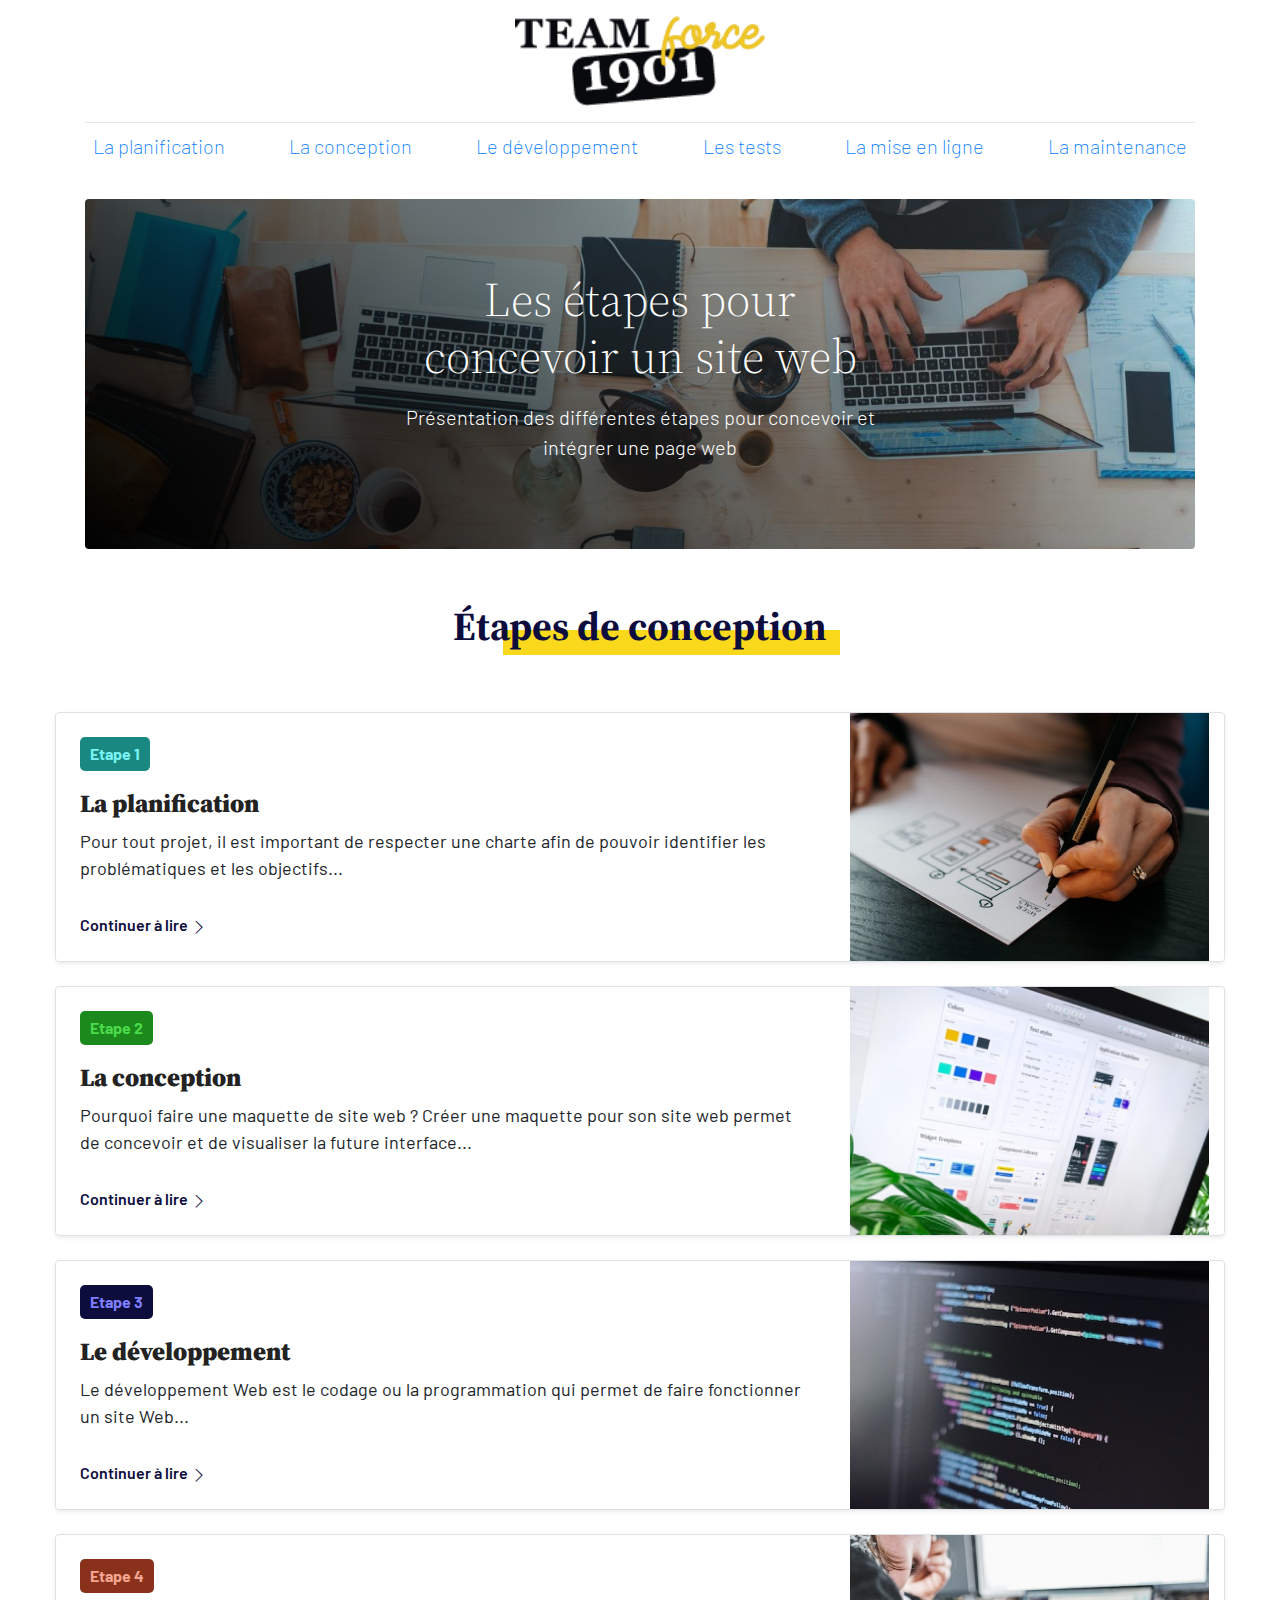
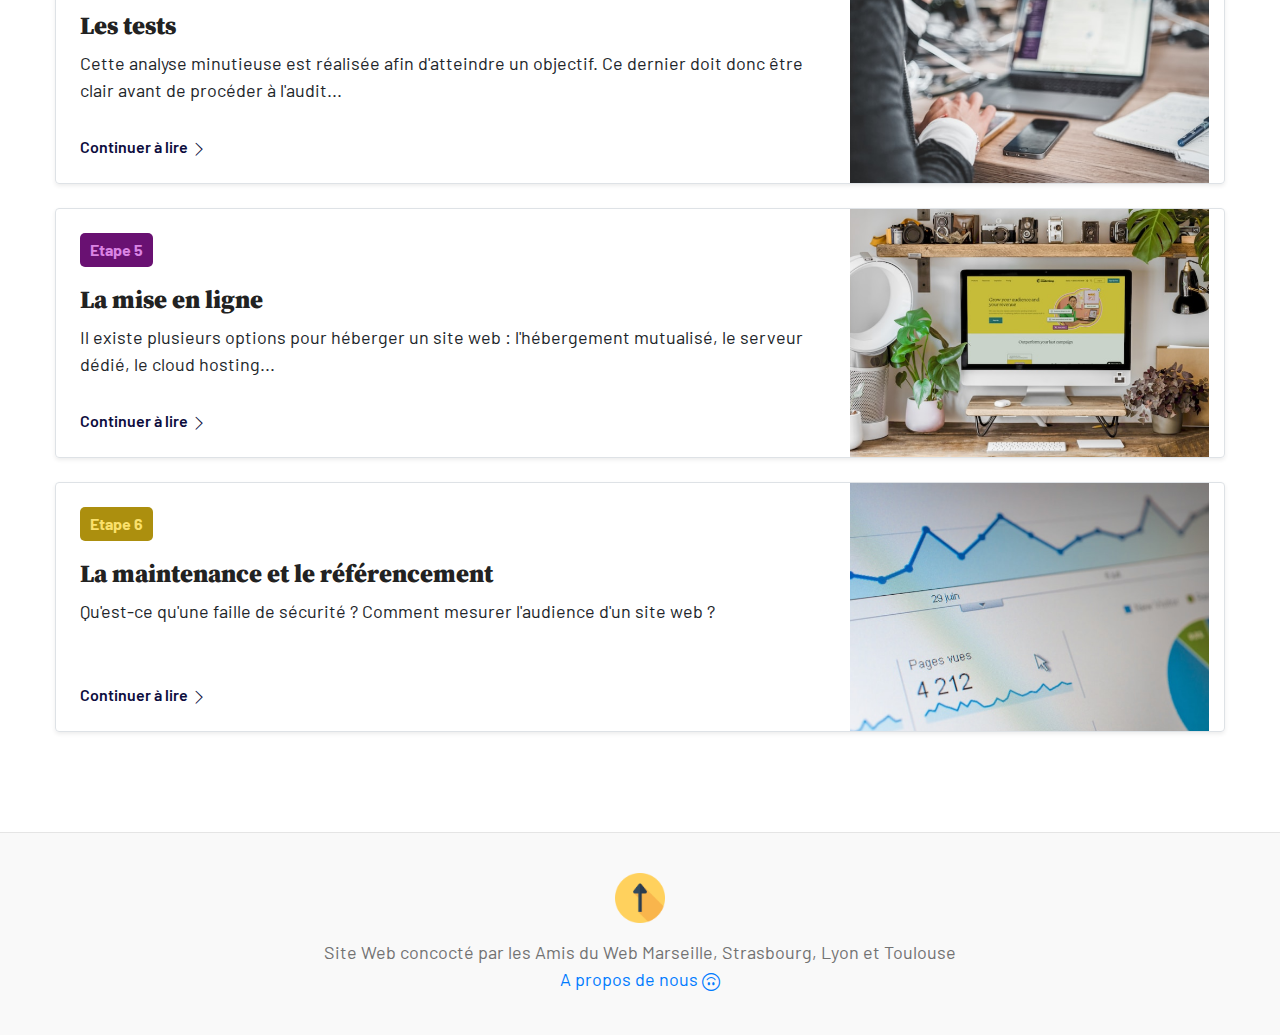
<file: index.html>
<!DOCTYPE html>
<html lang="en">

<head>
  <meta charset="utf-8" />
  <meta name="viewport" content="width=device-width, initial-scale=1" />
  <meta name="description" content="" />
  <meta name="author" content="Mark Otto, Jacob Thornton, and Bootstrap contributors" />
  <meta name="generator" content="Hugo 0.108.0" />
  <title>Team Force #1901</title>

  <link rel="canonical" href="https://getbootstrap.com/docs/5.3/examples/blog/" />
  <!-- <link href="../assets/dist/css/bootstrap.min.css" rel="stylesheet" /> -->
  <link href="https://cdn.jsdelivr.net/npm/bootstrap@5.3.0-alpha1/dist/css/bootstrap.min.css" rel="stylesheet"
    integrity="sha384-GLhlTQ8iRABdZLl6O3oVMWSktQOp6b7In1Zl3/Jr59b6EGGoI1aFkw7cmDA6j6gD" crossorigin="anonymous" />
  <link rel="stylesheet" href="https://maxcdn.bootstrapcdn.com/font-awesome/4.7.0/css/font-awesome.min.css">
  <link rel="stylesheet" href="https://cdn.jsdelivr.net/npm/bootstrap-icons@1.10.3/font/bootstrap-icons.css">
  <link
    href="https://fonts.googleapis.com/css2?family=Barlow:wght@400;600;700&family=Source+Serif+4:wght@700&display=swap"
    rel="stylesheet">

    
  
  <link rel="stylesheet" href="https://stackpath.bootstrapcdn.com/bootstrap/4.5.0/css/bootstrap.min.css">
  <link rel="stylesheet" href="https://cdn.jsdelivr.net/npm/bootstrap-icons@1.10.3/font/bootstrap-icons.css">
  <script src="https://code.jquery.com/jquery-3.5.1.min.js"></script>
  <script src="https://cdn.jsdelivr.net/npm/popper.js@1.16.0/dist/umd/popper.min.js"></script>
  <script src="https://stackpath.bootstrapcdn.com/bootstrap/4.5.0/js/bootstrap.min.js"></script>



  <style>
    .bd-placeholder-img {
      font-size: 1.125rem;
      text-anchor: middle;
      -webkit-user-select: none;
      -moz-user-select: none;
      user-select: none;
    }

    @media (min-width: 768px) {
      .bd-placeholder-img-lg {
        font-size: 3.5rem;
      }
    }

    .b-example-divider {
      height: 3rem;
      background-color: rgba(0, 0, 0, 0.1);
      border: solid rgba(0, 0, 0, 0.15);
      border-width: 1px 0;
      box-shadow: inset 0 0.5em 1.5em rgba(0, 0, 0, 0.1),
        inset 0 0.125em 0.5em rgba(0, 0, 0, 0.15);
    }

    .b-example-vr {
      flex-shrink: 0;
      width: 1.5rem;
      height: 100vh;
    }

    .bi {
      vertical-align: -0.125em;
      fill: currentColor;
    }

    .nav-scroller {
      position: relative;
      z-index: 2;
      height: 2.75rem;
      overflow-y: hidden;
    }

    .nav-scroller .nav {
      display: flex;
      flex-wrap: nowrap;
      padding-bottom: 1rem;
      margin-top: -1px;
      overflow-x: auto;
      text-align: center;
      white-space: nowrap;
      -webkit-overflow-scrolling: touch;
    }
  </style>

  <!-- Custom styles for this template -->
  <link href="https://fonts.googleapis.com/css?family=Playfair&#43;Display:700,900&amp;display=swap" rel="stylesheet" />
  <!-- Custom styles for this template -->
  <link href="css/blog.css" rel="stylesheet" />
  <!-- Custom styles for this template -->
  <link rel="stylesheet" href="css/style.css" />
  <link rel="shortcut icon" href="images/faviconteamforce1901wh.png" type="image/x-icon" />
</head>

<body>
  <div class="container">
    <header class="blog-header lh-1 py-3">
      <div class="row flex-nowrap justify-content-between align-items-center">
        <div class="col-4 pt-1">
          <a class="link-secondary" href="#"></a>
        </div>
        <div class="col-4 text-center">
          <a class="blog-header-logo text-dark" href="index.html">
            <img src="images/teamforce1901wh.png" width="250" alt="logo de team force 1901" />
          </a>
        </div>
        <div class="col-4 d-flex justify-content-end align-items-center">
         
          </a>
          <a class="btn btn-sm" href="#"></a>
        </div>
      </div>
    </header>

    <div>
      <nav class="nav d-none justify-content-between d-md-flex ">
        <a class="p-2 link-secondary navbar" href="planification.html">La planification</a>
        <a class="p-2 link-secondary navbar" href="conception.html">La conception</a>
        <a class="p-2 link-secondary navbar" href="developpement.html">Le développement</a>
        <a class="p-2 link-secondary navbar" href="test.html">Les tests</a>
        <a class="p-2 link-secondary navbar" href="miseenligne.html">La mise en ligne</a>
        <a class="p-2 link-secondary navbar" href="maintenance.html">La maintenance</a>

      
      </nav>

      
      <nav class="navbar navbar-expand-lg bg-body-tertiary navbar-light d-md-none navbar2">
        <div class="container-fluid">
          <a class="navbar-brand textacceuil" href="index.html">Accueil</a>
          <button class="navbar-toggler" type="button" data-bs-toggle="collapse" data-bs-target="#navbarNav" aria-controls="navbarNav" aria-expanded="false" aria-label="Toggle navigation">
            <span class="navbar-toggler-icon"></span>
          </button>
          <div class="collapse navbar-collapse" id="navbarNav">
            <ul class="navbar-nav">
              <li class="nav-item">
                <a class="nav-link" href="planification.html">La planification</a>
              </li>
              <li class="nav-item">
                <a class="nav-link" href="conception.html">La conception</a>
              </li>
              <li class="nav-item">
                <a class="nav-link" href="developpement.html">Le développement</a>
              </li>
              <li class="nav-item">
                <a class="nav-link" href="test.html">Les tests</a>
              </li>
              <li class="nav-item">
                <a class="nav-link" href="miseenligne.html">La mise en ligne</a>
              </li>
              <li class="nav-item">
                <a class="nav-link" href="maintenance.html">La maintenance</a>
              </li>

            </ul>
          </div>
        </div>
      </nav>
    </div>
  </div>

  <main class="container">
    <!-- BANNER -->
    <div class=" p-4 p-md-5 mb-4 rounded bannerindex">
      <div class="col-md-6 px-0">
        <h1 class="display-4 fst-italic">
          Les étapes pour concevoir un site web
        </h1>
        <p class="lead my-3">
          Présentation des différentes étapes pour concevoir et intégrer une
          page web
        </p>
      </div>
    </div>
    <br />
    <div class="text-center">
      <div class="full-width-line"></div>
      <div>
        <h2 class="titre-etape">Étapes de conception<div class="yl-title"></div>
        </h2>
      </div>
      <div class="full-width-line"></div>
    </div>
    <br />

    <!-- ANCHOR DESKTOP -->
    <div class="row mb-2 d-none d-md-block timeline">
      <article>

        <div
          class="row flex-row-reverse g-0 border rounded overflow-hidden flex-md-row mb-4 shadow-sm h-md-250 position-relative">
          <div class="col-md-8 p-4 d-flex flex-column position-static">
            <strong class="d-inline-block mb-2 text-step">Etape 1</strong>
            <h3 class="mb-0 titre-carte"><strong>La planification</strong></h3>
            <p class="card-text">
              Pour tout projet, il est important de respecter une charte afin
              de pouvoir identifier les problématiques et les objectifs...
            </p>
            <a href="planification.html" class="stretched-link continuer">Continuer à lire <i
                class="bi bi-chevron-right"></i></a>

          </div>
          <div class="col-md-4 d-none d-lg-block">
            <img class="img-fluid" src="./images/background/etape1.png" alt="Lorem">
          </div>
        </div>
      </article>

      <article>

        <div
          class="row flex-row-reverse g-0 border rounded overflow-hidden flex-md-row mb-4 shadow-sm h-md-250 position-relative">

          <div class="col-md-8 p-4 d-flex flex-column position-static">
            <strong class="d-inline-block mb-2 text-step2">Etape 2</strong>
            <h3 class="mb-0 titre-carte"><strong>La conception</strong></h3>
            <p class="card-text">
              Pourquoi faire une maquette de site web ? Créer une maquette
              pour son site web permet de concevoir et de visualiser la future
              interface...
            </p>
            <a href="conception.html" class="stretched-link continuer">Continuer à lire <i
                class="bi bi-chevron-right"></i></a>
          </div>
          <div class="col-md-4 d-none d-lg-block">
            <img class="img-fluid" src="./images/background/etape2.png" alt="Lorem">
          </div>
        </div>
      </article>

      <article>
        <div
          class="row flex-row-reverse g-0 border rounded overflow-hidden flex-md-row mb-4 shadow-sm h-md-250 position-relative">

          <div class="col-md-8 p-4 d-flex flex-column position-static">
            <strong class="d-inline-block mb-2 text-step3">Etape 3</strong>
            <h3 class="mb-0 titre-carte"><strong>Le développement</strong></h3>
            <p class="card-text">
              Le développement Web est le codage ou la programmation qui
              permet de faire fonctionner un site Web...
            </p>
            <a href="developpement.html" class="stretched-link continuer">Continuer à lire <i
                class="bi bi-chevron-right"></i></a>
          </div>
          <div class="col-md-4 d-none d-lg-block">
            <img class="img-fluid" src="./images/background/etape3.png" alt="Lorem">
          </div>
        </div>
      </article>

      <article>
        <div
          class="row flex-row-reverse g-0 border rounded overflow-hidden flex-md-row mb-4 shadow-sm h-md-250 position-relative">

          <div class="col-md-8 p-4 d-flex flex-column position-static">
            <strong class="d-inline-block mb-2 text-step4">Etape 4</strong>
            <h3 class="mb-0 titre-carte"><strong>Les tests</strong></h3>
            <p class="card-text">
              Cette analyse minutieuse est réalisée afin d'atteindre un
              objectif. Ce dernier doit donc être clair avant de procéder à
              l'audit...
            </p>
            <a href="test.html" class="stretched-link continuer">Continuer à lire <i
                class="bi bi-chevron-right"></i></a>
          </div>
          <div class="col-md-4 d-none d-lg-block">
            <img class="img-fluid" src="./images/background/etape4.png" alt="Lorem">
          </div>
        </div>
      </article>

      <article>
        <div
          class="row flex-row-reverse g-0 border rounded overflow-hidden flex-md-row mb-4 shadow-sm h-md-250 position-relative">
          <div class="col-md-8 p-4 d-flex flex-column position-static">
            <strong class="d-inline-block mb-2 text-step5">Etape 5</strong>
            <h3 class="mb-0 titre-carte"><strong>La mise en ligne</strong></h3>
            <p class="card-text">
              Il existe plusieurs options pour héberger un site web :
              l'hébergement mutualisé, le serveur dédié, le cloud hosting...
            </p>
            <a href="miseenligne.html" class="stretched-link continuer">Continuer à lire <i
                class="bi bi-chevron-right"></i></a>
          </div>
          <div class="col-md-4 d-none d-lg-block">
            <img class="img-fluid" src="./images/background/etape5.png" alt="Lorem">
          </div>
        </div>
      </article>

      <article>
        <div
          class="row flex-row-reverse g-0 border rounded overflow-hidden flex-md-row mb-4 shadow-sm h-md-250 position-relative">
          <div class="col-md-8 p-4 d-flex flex-column position-static">
            <strong class="d-inline-block mb-2 text-step6">Etape 6</strong>
            <h3 class="mb-0 titre-carte"><strong>La maintenance et le référencement</strong></h3>
            <p class="card-text">
              Qu'est-ce qu'une faille de sécurité ? Comment mesurer l'audience
              d'un site web ?
            </p>
            <a href="maintenance.html" class="stretched-link continuer">Continuer à lire <i
                class="bi bi-chevron-right"></i></a>
          </div>
          <div class="col-md-4 d-none d-lg-block">
            <img class="img-fluid" src="./images/background/etape6.png" alt="Lorem">
          </div>
        </div>
      </article>
    </div>





    <!-- MOBILE ANCHOR SLIDE -->
    <div class="row mb-2 d-md-none">

      <div class="container-xl">
        <div class="row">
          <div class="col-md-10 mx-auto">
            <div id="myCarousel" class="carousel slide" data-ride="carousel" data-interval="0">
              <!-- Carousel indicators -->
              <ol class="carousel-indicators">
                <li data-target="#myCarousel" data-slide-to="0" class="active"></li>
                <li data-target="#myCarousel" data-slide-to="1"></li>
                <li data-target="#myCarousel" data-slide-to="2"></li>
                <li data-target="#myCarousel" data-slide-to="3"></li>
                <li data-target="#myCarousel" data-slide-to="4"></li>
                <li data-target="#myCarousel" data-slide-to="5"></li>
                <a class="carousel-control-next" href="#myCarousel" data-slide="next">
                  <i class="fa fa-angle-right"></i>
                </a>
                <a class="carousel-control-prev" href="#myCarousel" data-slide="prev">
                  <i class="fa fa-angle-left"></i>
                </a>
              </ol>
              <!-- Wrapper for carousel items -->
              <div class="carousel-inner">
                <div class="carousel-item active">
                  <div class="row">
                    <div class="">
                      <div class="thumb-wrapper">
                        <span class="badge badge-primary-m">Étape 1</span>
                        <div class="img-box">
                          <img src="/images/background/etape1.png" class="img-fluid" alt="">
                        </div>
                        <div class="gradient" style="height: 100px;"></div>
                        <div class="thumb-content">
                          <h4>La planification</h4>
                          <p>Elit interdum turpis purus sed pharetra eget. Tincidunt non facilisis a adipiscing. Massa
                            integer ac bibendum condimentum dapibus quisque vitae semper mattis. Quam fermentum elit sed
                            ullamcorper suspendisse. Libero massa varius quis viverra phasellus. Nec sed mattis sapien
                            in arcu pretium. Orci sapien pellentesque ac amet egestas aliquet hendrerit eget. Egestas
                            ipsum venenatis sodales morbi neque malesuada. Sapien hac lobortis fusce orci volutpat dui
                            pretium odio. Sagittis amet aliquet diam commodo commodo montes. </p>
                          <a href="#" class="btn btn-primary">Continuer à lire <i class="fa fa-angle-right"></i></a>
                        </div>
                      </div>
                    </div>
                  </div>
                </div>
                <div class="carousel-item">
                  <div class="row">
                    <div class="">
                      <div class="thumb-wrapper">
                        <span class="badge badge-primary-m">Étape 2</span>
                        <div class="img-box">
                          <img src="/images/background/etape2.png" class="img-fluid" alt="">
                        </div>
                        <div class="gradient" style="height: 100px;"></div>
                        <div class="thumb-content">
                          <h4>La conception</h4>
                          <p>Lorem ipsum dolor sit amet, consectetur adipiscing elit. Nam eu sem tempor, varius quam.
                          </p>
                          <a href="#" class="btn btn-primary">Continuer à lire <i class="fa fa-angle-right"></i></a>
                        </div>
                      </div>
                    </div>
                  </div>
                </div>
                <div class="carousel-item">
                  <div class="row">
                    <div class="">
                      <div class="thumb-wrapper">
                        <span class="badge badge-primary-m">Étape 3</span>
                        <div class="img-box">
                          <img src="/images/background/etape3.png" class="img-fluid" alt="">
                        </div>
                        <div class="gradient" style="height: 100px;"></div>
                        <div class="thumb-content">
                          <h4>Le développement</h4>
                          <p>Magna ornare convallis dignissim adipiscing cursus id. Adipiscing massa tempus libero sed.
                            Sit risus non scelerisque cras. Velit morbi tellus iaculis tincidunt tristique nascetur
                            faucibus. Nunc nulla eu consectetur egestas lectus et fermentum nunc. Curabitur dictum
                            pulvinar venenatis tincidunt. Eget purus nascetur pretium a est a. Adipiscing facilisi arcu
                            egestas adipiscing. Velit at et arcu sed enim. Tincidunt imperdiet sem enim integer.</p>
                          <a href="#" class="btn btn-primary">Continuer à lire <i class="fa fa-angle-right"></i></a>
                        </div>
                      </div>
                    </div>
                  </div>
                </div>
                <div class="carousel-item">
                  <div class="row">
                    <div class="">
                      <div class="thumb-wrapper">
                        <span class="badge badge-primary-m">Étape 4</span>
                        <div class="img-box">
                          <img src="/images/background/etape4.png" class="img-fluid" alt="">
                        </div>
                        <div class="gradient" style="height: 100px;"></div>
                        <div class="thumb-content">
                          <h4>Les tests</h4>
                          <p>Lorem ipsum dolor sit amet, consectetur adipiscing elit. Nam eu sem tempor, varius quam.
                          </p>
                          <a href="#" class="btn btn-primary">Continuer à lire <i class="fa fa-angle-right"></i></a>
                        </div>
                      </div>
                    </div>
                  </div>
                </div>
                <div class="carousel-item">
                  <div class="row">
                    <div class="">
                      <div class="thumb-wrapper">
                        <span class="badge badge-primary-m">Étape 5</span>
                        <div class="img-box">
                          <img src="/images/background/etape5.png" class="img-fluid" alt="">
                        </div>
                        <div class="gradient" style="height: 100px;"></div>
                        <div class="thumb-content">
                          <h4>La mise en forme</h4>
                          <p>Magna ornare convallis dignissim adipiscing cursus id. Adipiscing massa tempus libero sed.
                            Sit risus non scelerisque cras. Velit morbi tellus iaculis tincidunt tristique nascetur
                            faucibus. Nunc nulla eu consectetur egestas lectus et fermentum nunc. Curabitur dictum
                            pulvinar venenatis tincidunt. Eget purus nascetur pretium a est a. Adipiscing facilisi arcu
                            egestas adipiscing. Velit at et arcu sed enim. Tincidunt imperdiet sem enim integer.</p>
                          <a href="#" class="btn btn-primary">Continuer à lire <i class="fa fa-angle-right"></i></a>
                        </div>
                      </div>
                    </div>
                  </div>
                </div>
                <div class="carousel-item">
                  <div class="row">
                    <div class="">
                      <div class="thumb-wrapper">
                        <span class="badge badge-primary-m">Étape 6</span>
                        <div class="img-box">
                          <img src="/images/background/etape6.png" class="img-fluid" alt="">
                        </div>
                        <div class="gradient" style="height: 100px;"></div>
                        <div class="thumb-content">
                          <h4>La maintenance</h4>
                          <p>Lorem ipsum dolor sit amet, consectetur adipiscing elit. Nam eu sem tempor, varius quam.
                          </p>
                          <a href="#" class="btn btn-primary">Continuer à lire <i class="fa fa-angle-right"></i></a>
                        </div>
                      </div>
                    </div>
                  </div>
                </div>
              </div>
            </div>
          </div>
        </div>
      </div>


    </div>


  </main>



  <footer class="blog-footer">
    <p>
      <a href="#"> <img src="images/fleche.png" width="50" alt="retour en haut" /></a>
    </p>
    <p>
      Site Web concocté par les Amis du Web Marseille, Strasbourg, Lyon et Toulouse
      <!-- <a href="https://getbootstrap.com/">Bootstrap</a> by -->
      <!-- <a href="https://twitter.com/mdo">@mdo</a>. -->
      <br>
      <a class="" href="a-propos.html"> A propos de nous <i class="bi bi-emoji-smile-upside-down"></i></a>
    </p>
  </footer>

  <script src="https://cdn.jsdelivr.net/npm/bootstrap@5.3.0-alpha1/dist/js/bootstrap.bundle.min.js"
    integrity="sha384-w76AqPfDkMBDXo30jS1Sgez6pr3x5MlQ1ZAGC+nuZB+EYdgRZgiwxhTBTkF7CXvN"
    crossorigin="anonymous"></script>
</body>

</html>
</file>
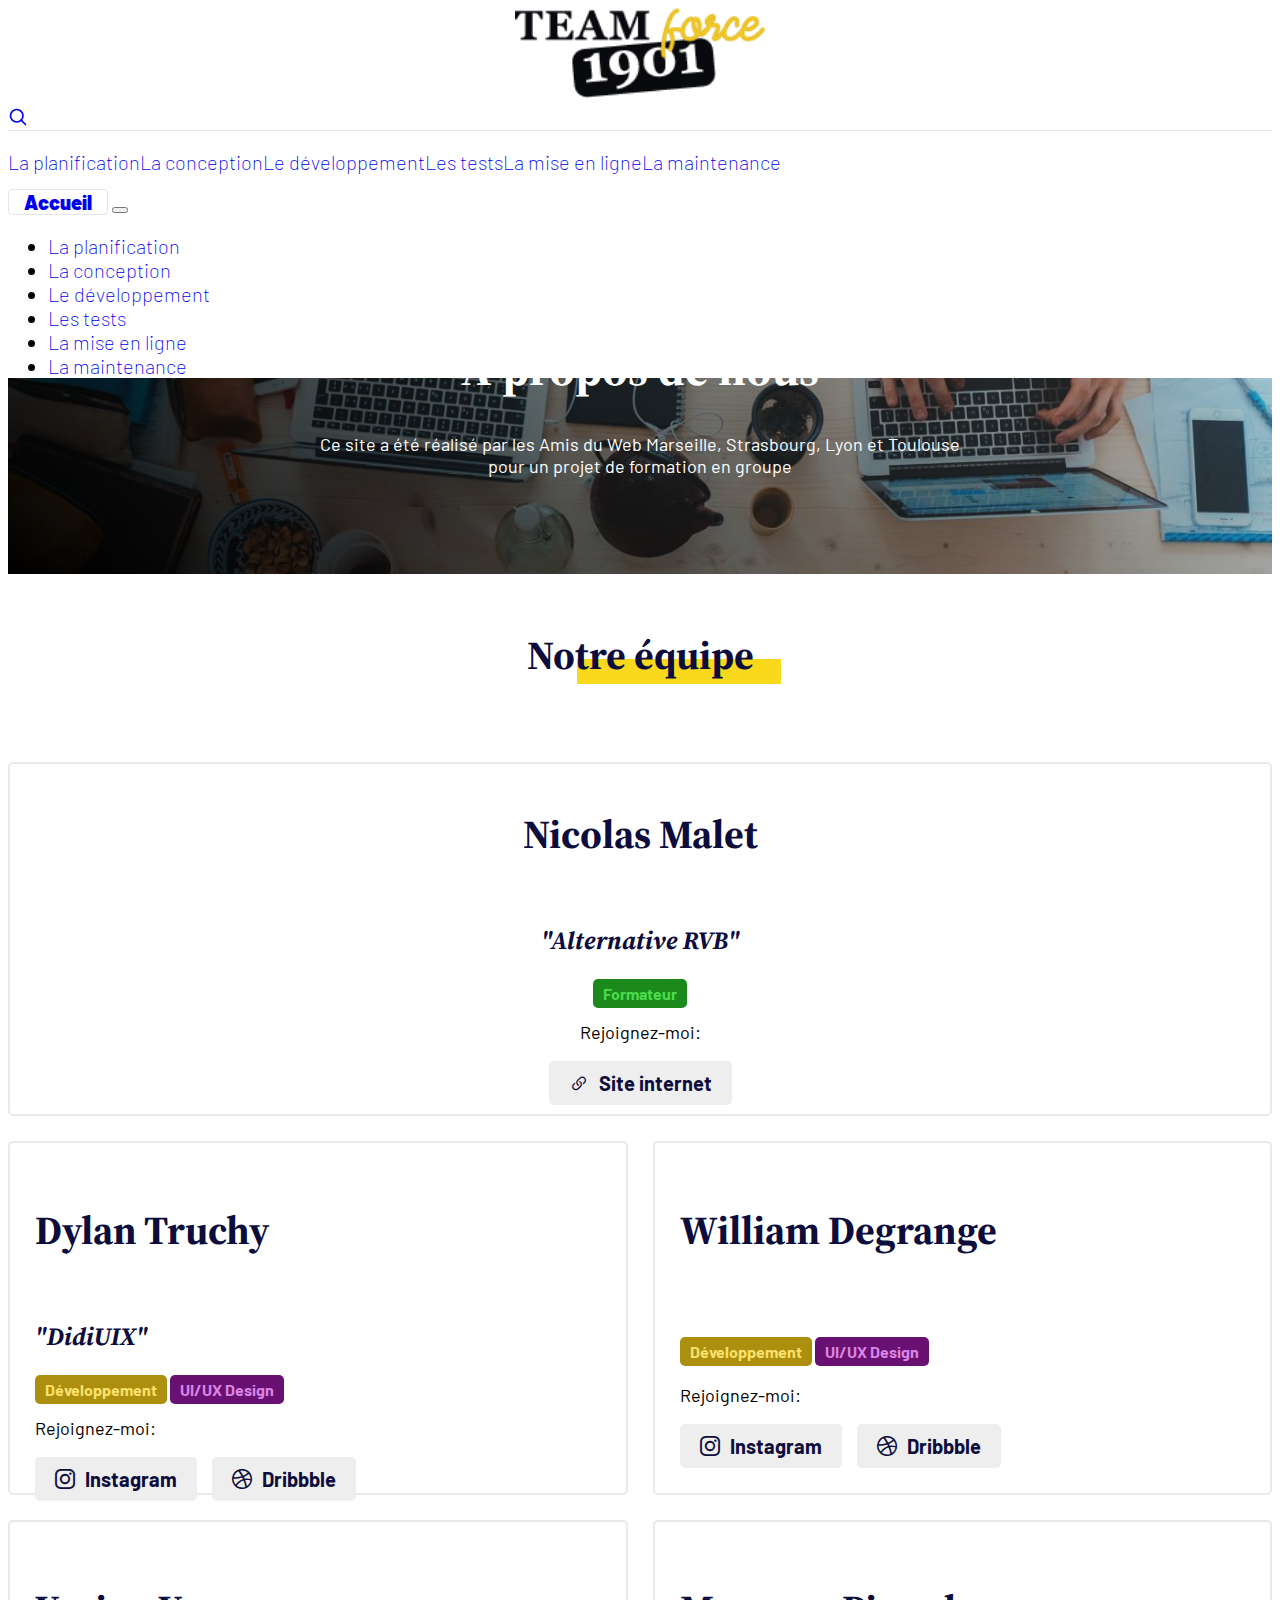
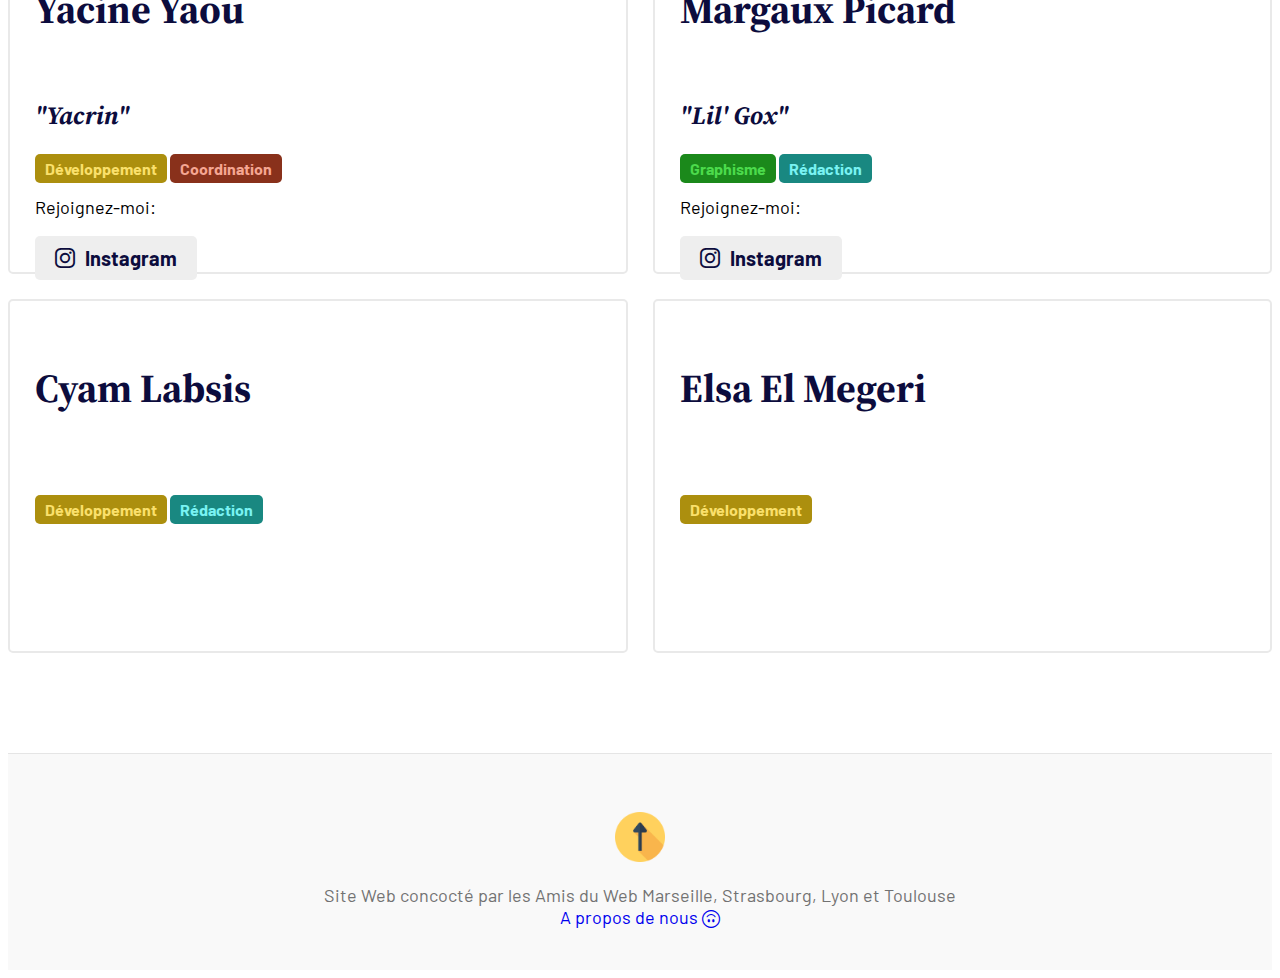
<file: a-propos.html>
<!DOCTYPE html>
<html lang="en">
  <head>
    <meta charset="utf-8" />
    <meta name="viewport" content="width=device-width, initial-scale=1" />
    <meta name="description" content="" />
    <meta
      name="author"
      content="Mark Otto, Jacob Thornton, and Bootstrap contributors"
    />
    <meta name="generator" content="Hugo 0.108.0" />
    <title>Team Force #1901</title>

    <link rel="canonical" href="https://getbootstrap.com/docs/5.3/examples/blog/"/>
    <!-- <link href="../assets/dist/css/bootstrap.min.css" rel="stylesheet" /> -->
    <link
      href="https://cdn.jsdelivr.net/npm/bootstrap@5.3.0-alpha1/dist/css/bootstrap.min.css"
      rel="stylesheet"
      integrity="sha384-GLhlTQ8iRABdZLl6O3oVMWSktQOp6b7In1Zl3/Jr59b6EGGoI1aFkw7cmDA6j6gD"
      crossorigin="anonymous"
    />
    <link rel="stylesheet" href="https://cdn.jsdelivr.net/npm/bootstrap-icons@1.10.3/font/bootstrap-icons.css">
    <link href="https://fonts.googleapis.com/css2?family=Barlow:wght@400;600;700&family=Source+Serif+4:wght@700&display=swap" rel="stylesheet">
    <link rel="stylesheet" href="https://cdn.jsdelivr.net/npm/bootstrap-icons@1.10.3/font/bootstrap-icons.css">
    
    <style>
      .bd-placeholder-img {
        font-size: 1.125rem;
        text-anchor: middle;
        -webkit-user-select: none;
        -moz-user-select: none;
        user-select: none;
      }

      @media (min-width: 768px) {
        .bd-placeholder-img-lg {
          font-size: 3.5rem;
        }
      }

      .b-example-divider {
        height: 3rem;
        background-color: rgba(0, 0, 0, 0.1);
        border: solid rgba(0, 0, 0, 0.15);
        border-width: 1px 0;
        box-shadow: inset 0 0.5em 1.5em rgba(0, 0, 0, 0.1),
          inset 0 0.125em 0.5em rgba(0, 0, 0, 0.15);
      }

      .b-example-vr {
        flex-shrink: 0;
        width: 1.5rem;
        height: 100vh;
      }

      .bi {
        vertical-align: -0.125em;
        fill: currentColor;
      }

      .nav-scroller {
        position: relative;
        z-index: 2;
        height: 2.75rem;
        overflow-y: hidden;
      }

      .nav-scroller .nav {
        display: flex;
        flex-wrap: nowrap;
        padding-bottom: 1rem;
        margin-top: -1px;
        overflow-x: auto;
        text-align: center;
        white-space: nowrap;
        -webkit-overflow-scrolling: touch;
      }
    </style>

    <!-- Custom styles for this template -->
    <link
      href="https://fonts.googleapis.com/css?family=Playfair&#43;Display:700,900&amp;display=swap"
      rel="stylesheet"
    />
    <!-- Custom styles for this template -->
    <link href="css/blog.css" rel="stylesheet" />
    <!-- Custom styles for this template -->
    <link rel="stylesheet" href="css/style.css" />
    <link
      rel="shortcut icon"
      href="images/faviconteamforce1901wh.png"
      type="image/x-icon"
    />
  </head>

  <body>
    <div class="container">
      <header class="blog-header lh-1 py-3">
        <div class="row flex-nowrap justify-content-between align-items-center">
          <div class="col-4 pt-1">
            <a class="link-secondary" href="#"></a>
          </div>
          <div class="col-4 text-center">
            <a class="blog-header-logo text-dark" href="index.html">
                <img
                  src="images/teamforce1901wh.png"
                  width="250"
                  alt="logo de team force 1901"
                />
            </a>
          </div>
          <div class="col-4 d-flex justify-content-end align-items-center">
            <a class="link-secondary" href="#" aria-label="Search">
              <svg
                xmlns="http://www.w3.org/2000/svg"
                width="20"
                height="20"
                fill="none"
                stroke="currentColor"
                stroke-linecap="round"
                stroke-linejoin="round"
                stroke-width="2"
                class="mx-3"
                role="img"
                viewBox="0 0 24 24"
              >
                <title>Search</title>
                <circle cx="10.5" cy="10.5" r="7.5" />
                <path d="M21 21l-5.2-5.2" />
              </svg>
            </a>
            <a class="btn btn-sm" href="#"></a>
          </div>
        </div>
      </header>

      <div class="nav-scroller">
        <nav class="nav d-none justify-content-between d-md-flex ">
          <a class="p-2 link-secondary navbar" href="planification.html">La planification</a>
          <a class="p-2 link-secondary navbar" href="conception.html">La conception</a>
          <a class="p-2 link-secondary navbar" href="developpement.html">Le développement</a>
          <a class="p-2 link-secondary navbar" href="test.html">Les tests</a>
          <a class="p-2 link-secondary navbar" href="miseenligne.html">La mise en ligne</a>
          <a class="p-2 link-secondary navbar" href="maintenance.html">La maintenance</a>
  
        
        </nav>
  
        
        <nav class="navbar navbar-expand-lg bg-body-tertiary navbar-light d-md-none navbar2">
          <div class="container-fluid">
            <a class="navbar-brand textacceuil" href="index.html">Accueil</a>
            <button class="navbar-toggler" type="button" data-bs-toggle="collapse" data-bs-target="#navbarNav" aria-controls="navbarNav" aria-expanded="false" aria-label="Toggle navigation">
              <span class="navbar-toggler-icon"></span>
            </button>
            <div class="collapse navbar-collapse" id="navbarNav">
              <ul class="navbar-nav">
                <li class="nav-item">
                  <a class="nav-link" href="planification.html">La planification</a>
                </li>
                <li class="nav-item">
                  <a class="nav-link" href="conception.html">La conception</a>
                </li>
                <li class="nav-item">
                  <a class="nav-link" href="developpement.html">Le développement</a>
                </li>
                <li class="nav-item">
                  <a class="nav-link" href="test.html">Les tests</a>
                </li>
                <li class="nav-item">
                  <a class="nav-link" href="miseenligne.html">La mise en ligne</a>
                </li>
                <li class="nav-item">
                  <a class="nav-link" href="maintenance.html">La maintenance</a>
                </li>
  
              </ul>
            </div>
          </div>
        </nav>
      </div>
    </div>

    <main class="container">
      <!-- BANNER -->
      <div class=" p-4 p-md-5 mb-4 rounded bannerindex">
        <div class="col-md-6 px-0">
          <h1 class="display-4 fst-italic">
            À propos de nous
          </h1>
          <p class="lead my-3">
            Ce site a été réalisé par les Amis du Web Marseille, Strasbourg, Lyon et Toulouse<br>pour un projet de formation en groupe
          </p>
        </div>
      </div>
      <br />
      <div class="text-center">
        <div class="full-width-line"></div>
        <div><h2 class="titre-etape">Notre équipe<div class="yl-title"></div></h2></div>
        <div class="full-width-line"></div>
      </div>
      <br />
      
      <!-- ANCHOR DESKTOP -->
      <div class="a-columns">

        <div class="a-row">
          <div class="block-about">
            <div class="a-content center">
              <h2>Nicolas Malet</h2>
              <h3>"Alternative RVB"</h3>
              <div class="a-tags">
                <strong class="d-inline-block mb-2 text-step2">Formateur</strong>
              </div>
              <span class="card-text"></span>
              <p class="a-desc">Rejoignez-moi:</p>
              <div class="a-btns">
                <a href="https://www.alternative-rvb.com/" class="a-btn"><i class="bi bi-link-45deg"></i> Site internet</a>
              </div>
            </div>
            <!-- <div class="a-img">
              <img src="/images/background/etape2.png" class="img-fluid" alt="">
            </div> -->
          </div>
          </div>

      <div class="a-row">
      <div class="block-about">
        <div class="a-content">
          <h2>Dylan Truchy</h2>
          <h3>"DidiUIX"</h3>
          <div class="a-tags">
            <strong class="d-inline-block mb-2 text-step6">Développement</strong>
            <strong class="d-inline-block mb-2 text-step5">UI/UX Design</strong>
          </div>
          <span class="card-text"></span>
          <p class="a-desc">Rejoignez-moi:</p>
          <div class="a-btns">
            <a href="http://instagram.com/didiuix" class="a-btn"><i class="bi bi-instagram"></i> Instagram</a>
            <a href="http://dribbble.com/didiuix" class="a-btn"><i class="bi bi-dribbble"></i> Dribbble</a>
          </div>
        </div>
        <!-- <div class="a-img">
          <img src="/images/background/etape2.png" class="img-fluid" alt="">
        </div> -->
      </div>
      <div class="block-about">
        <div class="a-content">
          <h2>William Degrange</h2>
          <h3></h3>
          <div class="a-tags">
            <strong class="d-inline-block mb-2 text-step6">Développement</strong>
            <strong class="d-inline-block mb-2 text-step5">UI/UX Design</strong>
          </div>
          <span class="card-text"></span>
          <p class="a-desc">Rejoignez-moi:</p>
          <div class="a-btns">
            <a href="http://instagram.com/didiuix" class="a-btn"><i class="bi bi-instagram"></i> Instagram</a>
            <a href="http://dribbble.com/didiuix" class="a-btn"><i class="bi bi-dribbble"></i> Dribbble</a>
          </div>
        </div>
        <!-- <div class="a-img">
          <img src="/images/background/etape2.png" class="img-fluid" alt="">
        </div> -->
      </div>
      </div>

      <div class="a-row">

        <div class="block-about">
          <div class="a-content">
            <h2>Yacine Yaou</h2>
            <h3>"Yacrin"</h3>
            <div class="a-tags">
              <strong class="d-inline-block mb-2 text-step6">Développement</strong>
              <strong class="d-inline-block mb-2 text-step4">Coordination</strong>
            </div>
            <span class="card-text"></span>
            <p class="a-desc">Rejoignez-moi:</p>
            <div class="a-btns">
              <a href="http://instagram.com/yakrin_officiel" class="a-btn"><i class="bi bi-instagram"></i> Instagram</a>
            </div>
          </div>
          <!-- <div class="a-img">
            <img src="/images/background/etape2.png" class="img-fluid" alt="">
          </div> -->
        </div>
        <div class="block-about">
          <div class="a-content">
            <h2>Margaux Picard</h2>
            <h3>"Lil' Gox"</h3>
            <div class="a-tags">
              <strong class="d-inline-block mb-2 text-step2">Graphisme</strong>
              <strong class="d-inline-block mb-2 text-step">Rédaction</strong>
            </div>
            <span class="card-text"></span>
            <p class="a-desc">Rejoignez-moi:</p>
            <div class="a-btns">
              <a href="http://instagram.com/lil.gox.gfx" class="a-btn"><i class="bi bi-instagram"></i> Instagram</a>
            </div>
          </div>
          <!-- <div class="a-img">
            <img src="/images/background/etape2.png" class="img-fluid" alt="">
          </div> -->
        </div>
        
        </div>

        <div class="a-row">

          <div class="block-about">
            <div class="a-content">
              <h2>Cyam Labsis</h2>
              <h3></h3>
              <div class="a-tags">
                <strong class="d-inline-block mb-2 text-step6">Développement</strong>
                <strong class="d-inline-block mb-2 text-step">Rédaction</strong>
              </div>
              <span class="card-text"></span>
              <!-- <p class="a-desc">Rejoignez-moi:</p>
              <div class="a-btns">
                <a href="http://instagram.com/didiuix" class="a-btn"><i class="bi bi-instagram"></i> Instagram</a>
                <a href="http://dribbble.com/didiuix" class="a-btn"><i class="bi bi-dribbble"></i> Dribbble</a>
              </div> -->
            </div>
            <!-- <div class="a-img">
              <img src="/images/background/etape2.png" class="img-fluid" alt="">
            </div> -->
          </div>
          <div class="block-about">
            <div class="a-content">
              <h2>Elsa El Megeri</h2>
              <h3></h3>
              <div class="a-tags">
                <strong class="d-inline-block mb-2 text-step6">Développement</strong>
              </div>
              <span class="card-text"></span>
              <!-- <p class="a-desc">Rejoignez-moi:</p>
              <div class="a-btns">
                <a href="http://instagram.com/didiuix" class="a-btn"><i class="bi bi-instagram"></i> Instagram</a>
                <a href="http://dribbble.com/didiuix" class="a-btn"><i class="bi bi-dribbble"></i> Dribbble</a>
              </div> -->
            </div>
            <!-- <div class="a-img">
              <img src="/images/background/etape2.png" class="img-fluid" alt="">
            </div> -->
          </div>
          
          </div>

          
      </div>


      
      <!-- MOBILE ANCHOR SLIDE -->
      <div class="row mb-2 display-md-none"></div>
    </main>

    <footer class="blog-footer">
      <p>
        <a href="#"> <img src="images/fleche.png" width="50" alt="retour en haut" /></a>
      </p>
      <p>
        Site Web concocté par les Amis du Web Marseille, Strasbourg, Lyon et Toulouse
        <!-- <a href="https://getbootstrap.com/">Bootstrap</a> by -->
        <!-- <a href="https://twitter.com/mdo">@mdo</a>. -->
        <br>
        <a class="" href="a-propos.html"> A propos de nous <i class="bi bi-emoji-smile-upside-down"></i></a>
      </p>
    </footer>

    <script
      src="https://cdn.jsdelivr.net/npm/bootstrap@5.3.0-alpha1/dist/js/bootstrap.bundle.min.js"
      integrity="sha384-w76AqPfDkMBDXo30jS1Sgez6pr3x5MlQ1ZAGC+nuZB+EYdgRZgiwxhTBTkF7CXvN"
      crossorigin="anonymous"
    ></script>
  </body>
</html>
</file>
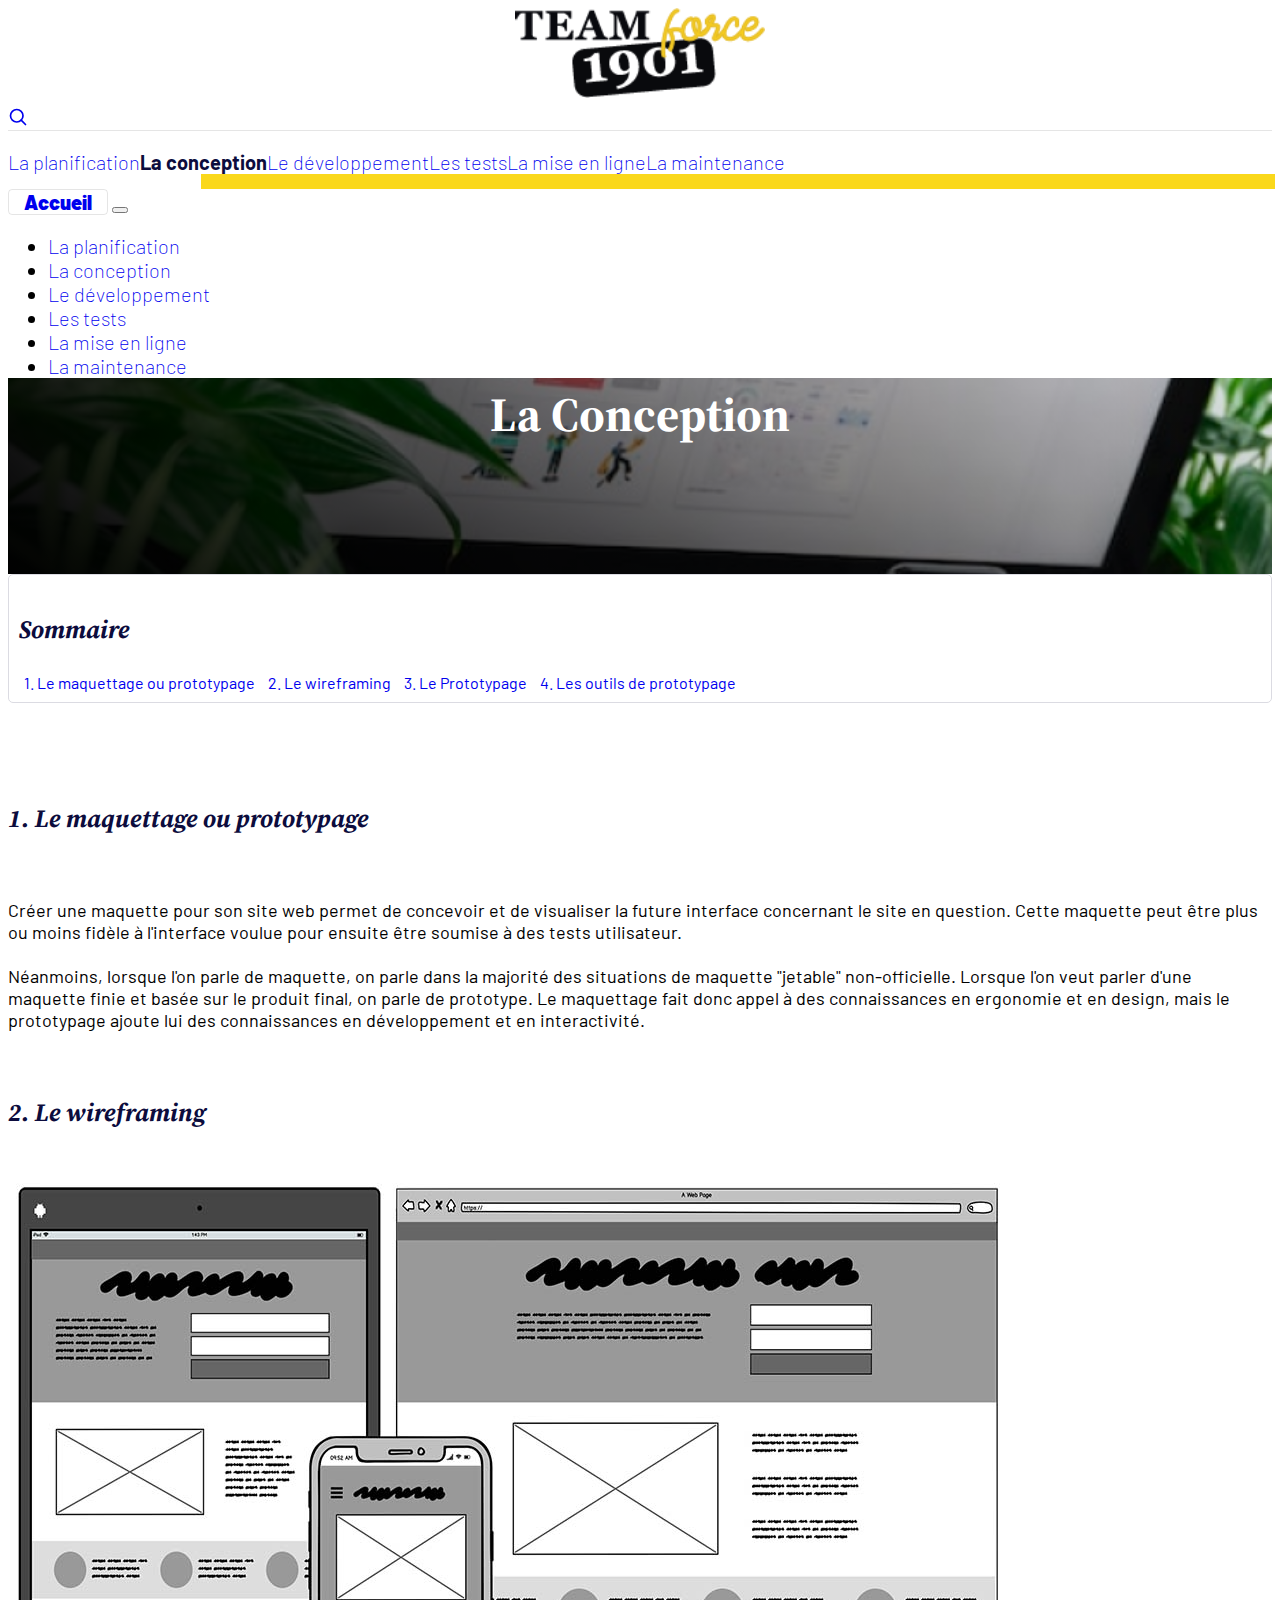
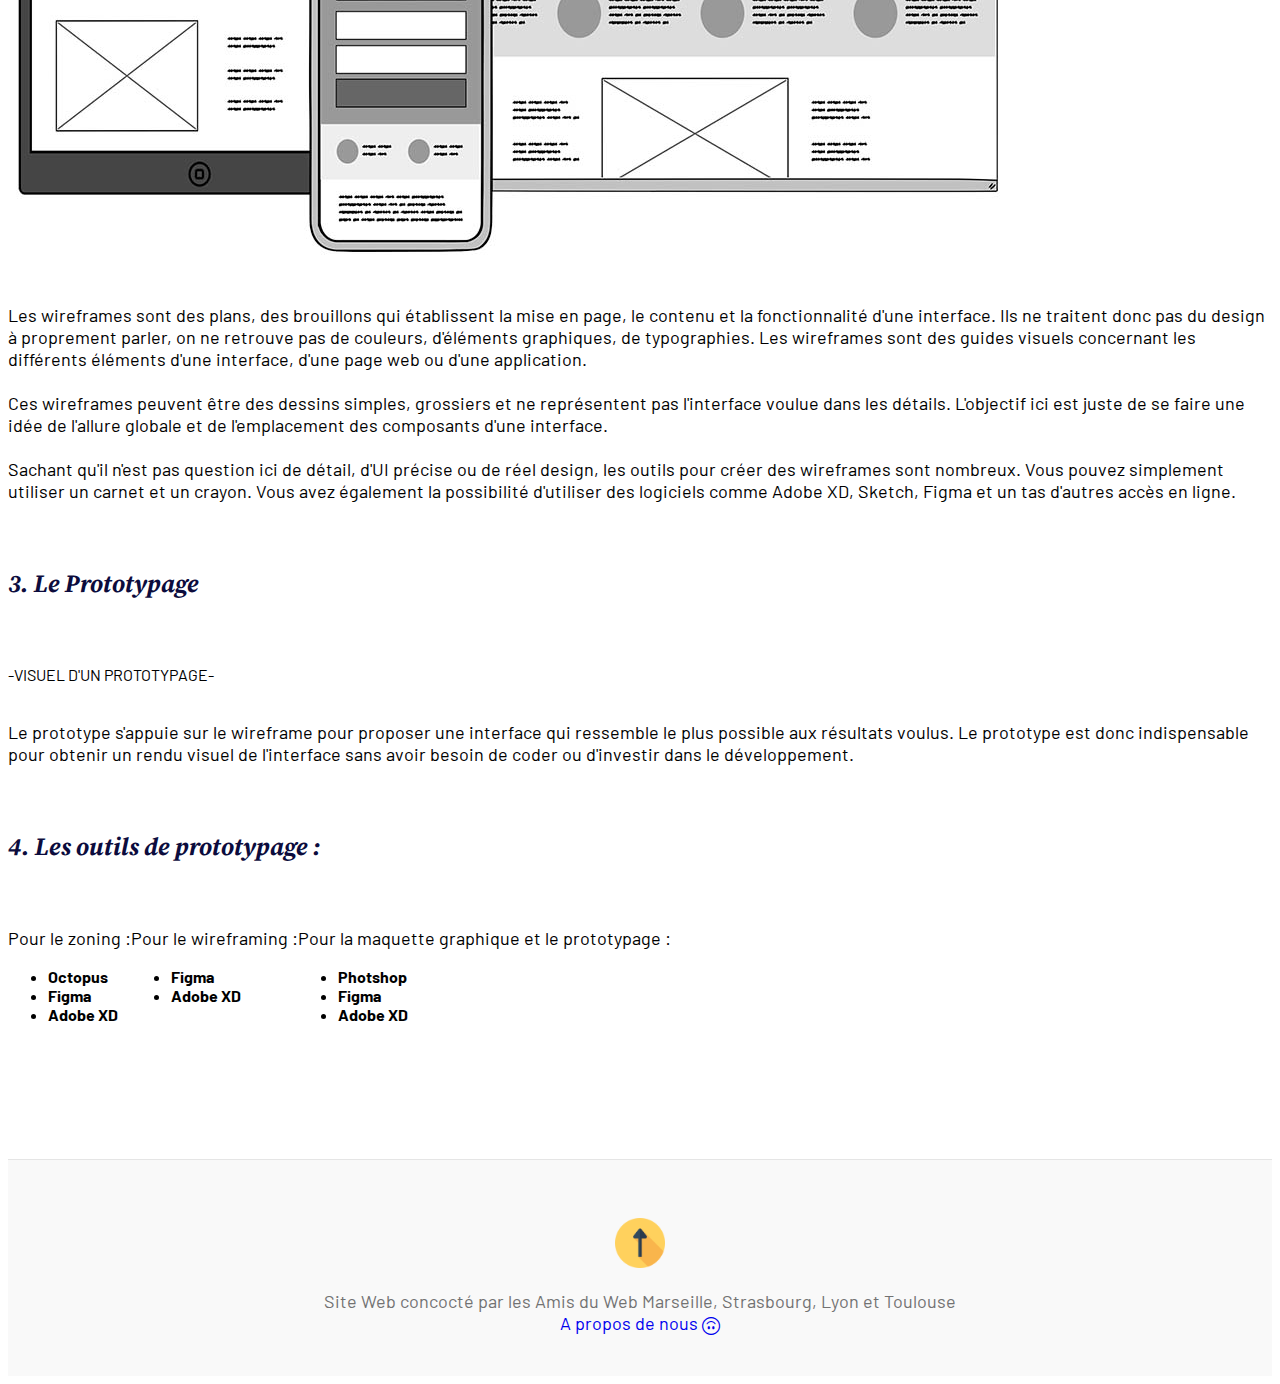
<file: conception.html>
<!DOCTYPE html>
<html lang="fr">

<head>
    <meta charset="utf-8" />
    <meta name="viewport" content="width=device-width, initial-scale=1" />
    <meta name="description" content="" />
    <meta name="author" content="Mark Otto, Jacob Thornton, and Bootstrap contributors" />
    <meta name="generator" content="Hugo 0.108.0" />
    <title>Team Force #1901</title>

    <link rel="canonical" href="https://getbootstrap.com/docs/5.3/examples/blog/" />
    <!-- <link href="../assets/dist/css/bootstrap.min.css" rel="stylesheet" /> -->
    <link href="https://cdn.jsdelivr.net/npm/bootstrap@5.3.0-alpha1/dist/css/bootstrap.min.css" rel="stylesheet"
        integrity="sha384-GLhlTQ8iRABdZLl6O3oVMWSktQOp6b7In1Zl3/Jr59b6EGGoI1aFkw7cmDA6j6gD" crossorigin="anonymous" />
    <link href="https://fonts.googleapis.com/css2?family=Barlow:wght@400;600;700&family=Source+Serif+4:wght@700&display=swap" rel="stylesheet">
    <link rel="stylesheet" href="https://cdn.jsdelivr.net/npm/bootstrap-icons@1.10.3/font/bootstrap-icons.css">

    <style>
        .bd-placeholder-img {
            font-size: 1.125rem;
            text-anchor: middle;
            -webkit-user-select: none;
            -moz-user-select: none;
            user-select: none;
        }

        @media (min-width: 768px) {
            .bd-placeholder-img-lg {
                font-size: 3.5rem;
            }
        }

        .b-example-divider {
            height: 3rem;
            background-color: rgba(0, 0, 0, 0.1);
            border: solid rgba(0, 0, 0, 0.15);
            border-width: 1px 0;
            box-shadow: inset 0 0.5em 1.5em rgba(0, 0, 0, 0.1),
                inset 0 0.125em 0.5em rgba(0, 0, 0, 0.15);
        }

        .b-example-vr {
            flex-shrink: 0;
            width: 1.5rem;
            height: 100vh;
        }

        .bi {
            vertical-align: -0.125em;
            fill: currentColor;
        }

        .nav-scroller {
            position: relative;
            z-index: 2;
            height: 2.75rem;
            overflow-y: hidden;
        }

        .nav-scroller .nav {
            display: flex;
            flex-wrap: nowrap;
            padding-bottom: 1rem;
            margin-top: -1px;
            overflow-x: auto;
            text-align: center;
            white-space: nowrap;
            -webkit-overflow-scrolling: touch;
        }
    </style>

    <!-- Custom styles for this template -->
    <link href="https://fonts.googleapis.com/css?family=Playfair&#43;Display:700,900&amp;display=swap"
        rel="stylesheet" />
    <!-- Custom styles for this template -->
    <link href="css/blog.css" rel="stylesheet" />
    <!-- Custom styles for this template -->
    <link rel="stylesheet" href="css/style.css">
    <link rel="shortcut icon" href="images/faviconteamforce1901wh.png" type="image/x-icon">
</head>

<body>
    <div class="container">
        <header class="blog-header lh-1 py-3">
            <div class="row flex-nowrap justify-content-between align-items-center">
                <div class="col-4 pt-1">
                    <a class="link-secondary" href="#"></a>
                </div>
                <div class="col-4 text-center">
                    <a class="blog-header-logo text-dark" href="index.html">
                        <img src="images/teamforce1901wh.png" width="250" alt="logo de team force 1901">
                    </a>
                </div>
                <div class="col-4 d-flex justify-content-end align-items-center">
                    <a class="link-secondary" href="#" aria-label="Search">
                        <svg xmlns="http://www.w3.org/2000/svg" width="20" height="20" fill="none" stroke="currentColor"
                            stroke-linecap="round" stroke-linejoin="round" stroke-width="2" class="mx-3" role="img"
                            viewBox="0 0 24 24">
                            <title>Search</title>
                            <circle cx="10.5" cy="10.5" r="7.5" />
                            <path d="M21 21l-5.2-5.2" />
                        </svg>
                    </a>
                    <a class="btn btn-sm" href="#"></a>
                </div>
            </div>
        </header>

        <div class="nav-scroller">
            <nav class="nav d-none justify-content-between d-md-flex ">
              <a class="p-2 link-secondary navbar" href="planification.html">La planification</a>
              <a class="p-2 link-secondary navbar selected">La conception<div class="yellow-line"></div></a>
              <a class="p-2 link-secondary navbar" href="developpement.html">Le développement</a>
              <a class="p-2 link-secondary navbar" href="test.html">Les tests</a>
              <a class="p-2 link-secondary navbar" href="miseenligne.html">La mise en ligne</a>
              <a class="p-2 link-secondary navbar" href="maintenance.html">La maintenance</a>
      
            
            </nav>
      
            
            <nav class="navbar navbar-expand-lg bg-body-tertiary navbar-light d-md-none navbar2">
              <div class="container-fluid">
                <a class="navbar-brand textacceuil" href="index.html">Accueil</a>
                <button class="navbar-toggler" type="button" data-bs-toggle="collapse" data-bs-target="#navbarNav" aria-controls="navbarNav" aria-expanded="false" aria-label="Toggle navigation">
                  <span class="navbar-toggler-icon"></span>
                </button>
                <div class="collapse navbar-collapse" id="navbarNav">
                  <ul class="navbar-nav">
                    <li class="nav-item">
                      <a class="nav-link" href="planification.html">La planification</a>
                    </li>
                    <li class="nav-item">
                      <a class="nav-link" href="conception.html">La conception</a>
                    </li>
                    <li class="nav-item">
                      <a class="nav-link" href="developpement.html">Le développement</a>
                    </li>
                    <li class="nav-item">
                      <a class="nav-link" href="test.html">Les tests</a>
                    </li>
                    <li class="nav-item">
                      <a class="nav-link" href="miseenligne.html">La mise en ligne</a>
                    </li>
                    <li class="nav-item">
                      <a class="nav-link" href="maintenance.html">La maintenance</a>
                    </li>
      
                  </ul>
                </div>
              </div>
            </nav>
          </div>
        </div>

    <div class="container">
        <div class="p-4 p-md-5 mb-4 rounded banner2">
            <div class=" px-0">
                <span class="badge badge-primary text-step2">Étape 2</span>
                <h1 class="display-4 text-center fst-italic">
                    La Conception
                </h1>
                <p class="lead my-3">

                </p>
            </div>
        </div>
    </div>
    <main class="container">

      <div class="flexParent">
        <div class="flexEnfant flexEnfant1 col-md-3">
          <div id="custom-menu" class="p-4 sticky-top sommaire list-group">
            <h3>Sommaire</h3>
            <a class="bouton-sommaire list-group-item list-group-item-action" a href="#maquettage"> 1. Le maquettage ou prototypage</a>
            <a class="bouton-sommaire list-group-item list-group-item-action" a href="#wireframing"> 2. Le wireframing</a>
            <a class="bouton-sommaire list-group-item list-group-item-action" a href="#prototypage"> 3. Le Prototypage</a>
            <a class="bouton-sommaire list-group-item list-group-item-action" a href="#outils_de_prototypage"> 4. Les outils de prototypage</a>
                </div>
            </div>

            <div class="flexEnfant col-md-9">
              <div data-bs-spy="scroll" data-bs-target="#list-example" data-bs-smo oth-scroll="true" class="scrollspy-example p-4" tabindex="0">
                    
                
                    <h3 id="maquettage"> 1. Le maquettage ou prototypage </h3>
                    <br>
                    <p>Créer une maquette pour son site web permet de concevoir et de visualiser la future interface
                        concernant le site en question. Cette maquette peut être plus ou moins fidèle à l'interface
                        voulue pour ensuite être soumise à des tests utilisateur.
                        <br><br>
                        Néanmoins, lorsque l'on parle de maquette, on parle dans la majorité des situations de maquette
                        "jetable" non-officielle. Lorsque l'on veut parler d'une maquette finie et basée sur le
                        produit final, on parle de prototype. Le maquettage fait donc appel à des connaissances en
                        ergonomie et en design, mais le prototypage ajoute lui des connaissances en développement et en
                        interactivité.
                    </p>
                    <br>
                    <h3 id="wireframing">2. Le wireframing </h3>
                    <br>
                   <image><img src="./images/background/wireframe.jpg" alt="wireframe"></image>
                    <br>
                    <br>
                    <p>Les wireframes sont des plans, des brouillons qui établissent la mise en page, le contenu et la
                        fonctionnalité d'une interface. Ils ne traitent donc pas du design à proprement parler, on ne
                        retrouve pas de couleurs, d'éléments graphiques, de typographies. Les wireframes sont des guides
                        visuels concernant les différents éléments d'une interface, d'une page web ou d'une application.
                        <br>
                        <br>
                        Ces wireframes peuvent être des dessins simples, grossiers et ne représentent pas l'interface
                        voulue dans les détails. L'objectif ici est juste de se faire une idée de l'allure globale et de
                        l'emplacement des composants d'une interface.
                        <br>
                        <br>
                        Sachant qu'il n'est pas question ici de détail, d'UI précise ou de réel design, les outils pour
                        créer des wireframes sont nombreux. Vous pouvez simplement utiliser un carnet et un crayon. Vous
                        avez également la possibilité d'utiliser des logiciels comme Adobe XD, Sketch, Figma et un tas
                        d'autres accès en ligne.
                    </p>
                    <br>

                    <h3 id="prototypage"> 3. Le Prototypage </h3>
                    <br>
                    <br>
                    -VISUEL D'UN PROTOTYPAGE-
                    <br>
                    <br>
                    <p>
                        Le prototype s'appuie sur le wireframe pour proposer une interface qui ressemble le plus
                        possible aux résultats voulus. Le prototype est donc indispensable pour obtenir un rendu visuel
                        de l'interface sans avoir besoin de coder ou d'investir dans le développement.
                    </p>
                    <br>


                    <h3 id="outils_de_prototypage"> 4. Les outils de prototypage : </h3>
                    <br>
                    <div class="flexParent">
                        <div class="col-4">
                            <p>Pour le zoning :</p>
                            <ul>
                                <li>
                                    <strong>Octopus</strong>
                                </li>
                                <li>
                                    <strong>Figma</strong>
                                </li>
                                <li>
                                    <strong>Adobe XD</strong>
                                </li>
                            </ul>
                        </div>

                        <div class="col-4"> 
                            <p>Pour le wireframing :</p>
                            <ul>
                                <li>
                                    <strong>Figma</strong>
                                </li>
                                <li>
                                    <strong>Adobe XD</strong>
                                </li>
                            </ul>
                        </div>
                        <div class="col-4">
                            <p>Pour la maquette graphique et le prototypage :</p>
                            <ul>
                                <li>
                                    <strong>Photshop</strong>
                                </li>
                                <li>
                                    <strong>Figma</strong>
                                </li>
                                <li>
                                    <strong>Adobe XD</strong>
                                </li>
                            </ul>
                        </div>
                    </div>

                    <br>

                </div>
            </div>
        </div>

    </main>


    <footer class="blog-footer">
        <p>
            <a href="#"> <img src="images/fleche.png" width="50" alt="retour en haut" /></a>
          </p>
          <p>
            Site Web concocté par les Amis du Web Marseille, Strasbourg, Lyon et Toulouse
            <!-- <a href="https://getbootstrap.com/">Bootstrap</a> by -->
            <!-- <a href="https://twitter.com/mdo">@mdo</a>. -->
            <br>
            <a class="" href="a-propos.html"> A propos de nous <i class="bi bi-emoji-smile-upside-down"></i></a>
          </p>
    </footer>

    <script src="https://cdn.jsdelivr.net/npm/bootstrap@5.3.0-alpha1/dist/js/bootstrap.bundle.min.js"
        integrity="sha384-w76AqPfDkMBDXo30jS1Sgez6pr3x5MlQ1ZAGC+nuZB+EYdgRZgiwxhTBTkF7CXvN"
        crossorigin="anonymous"></script>
</body>

</html>
</file>
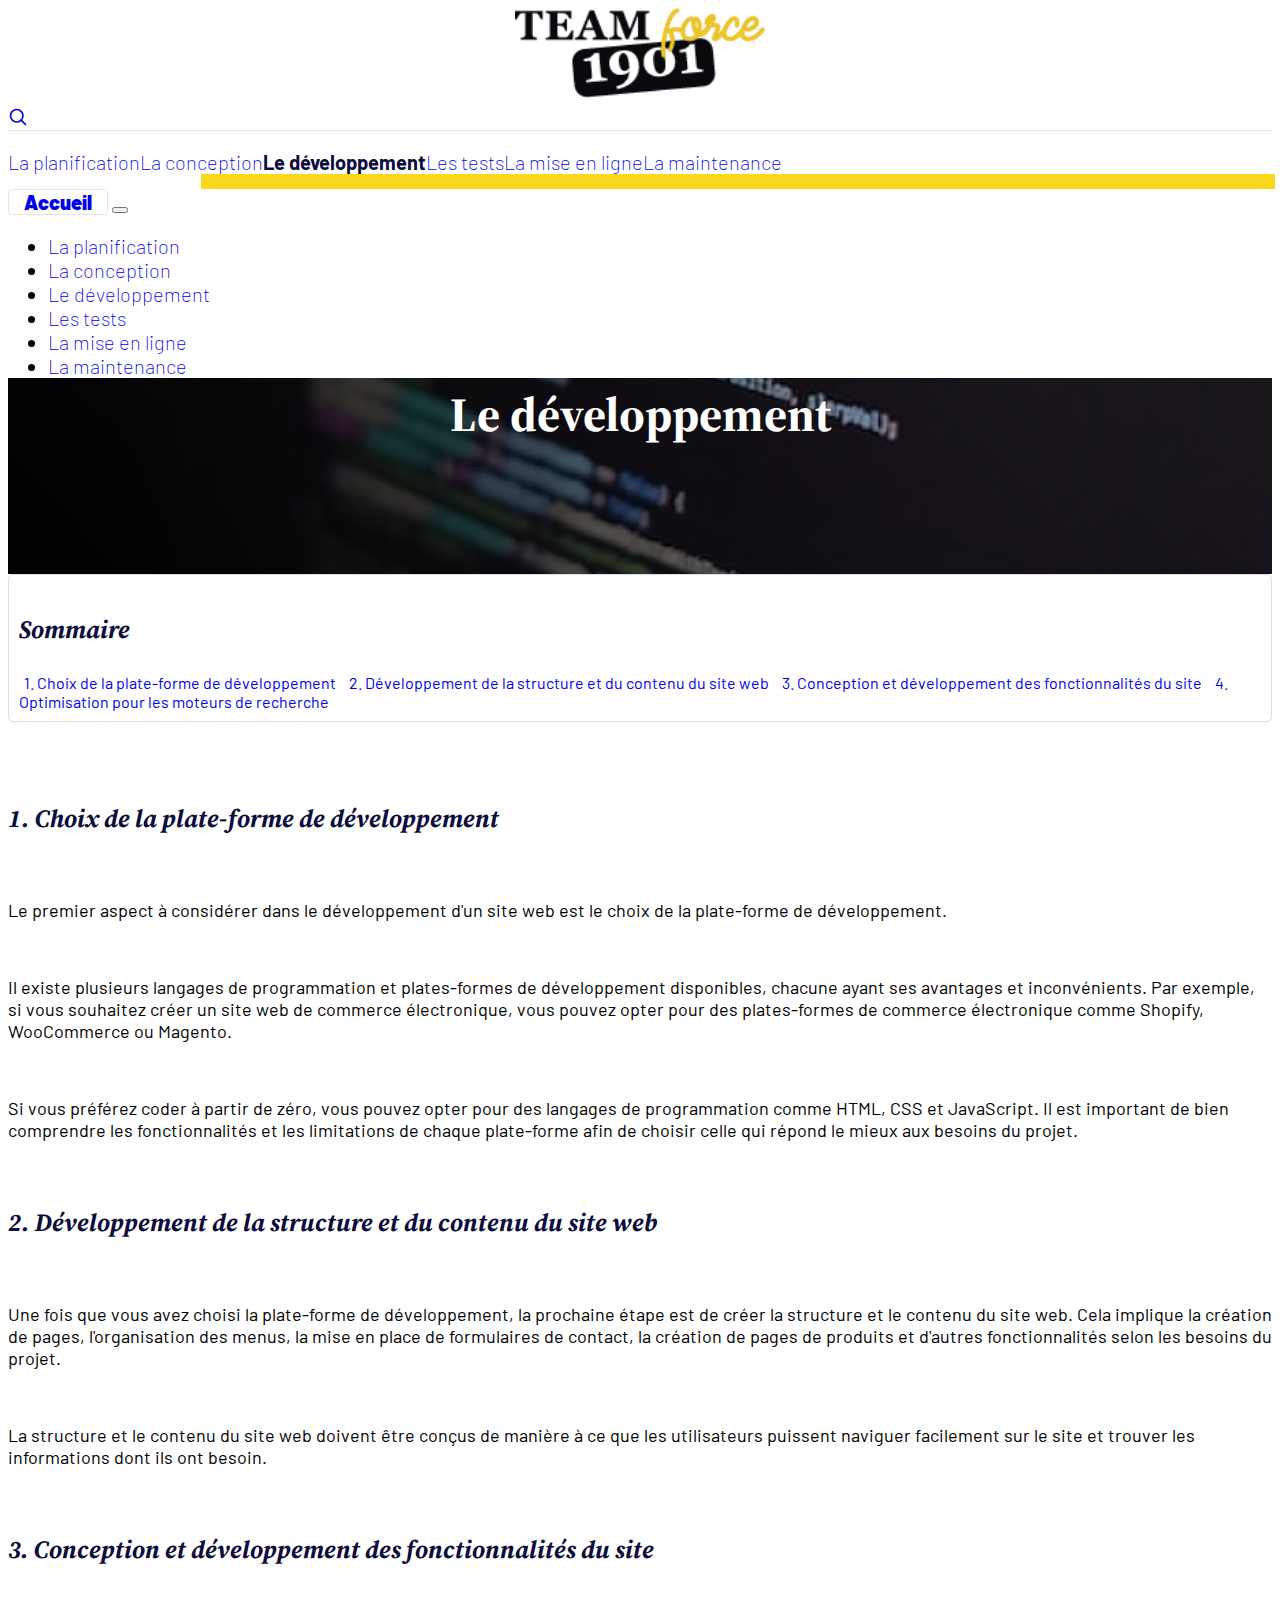
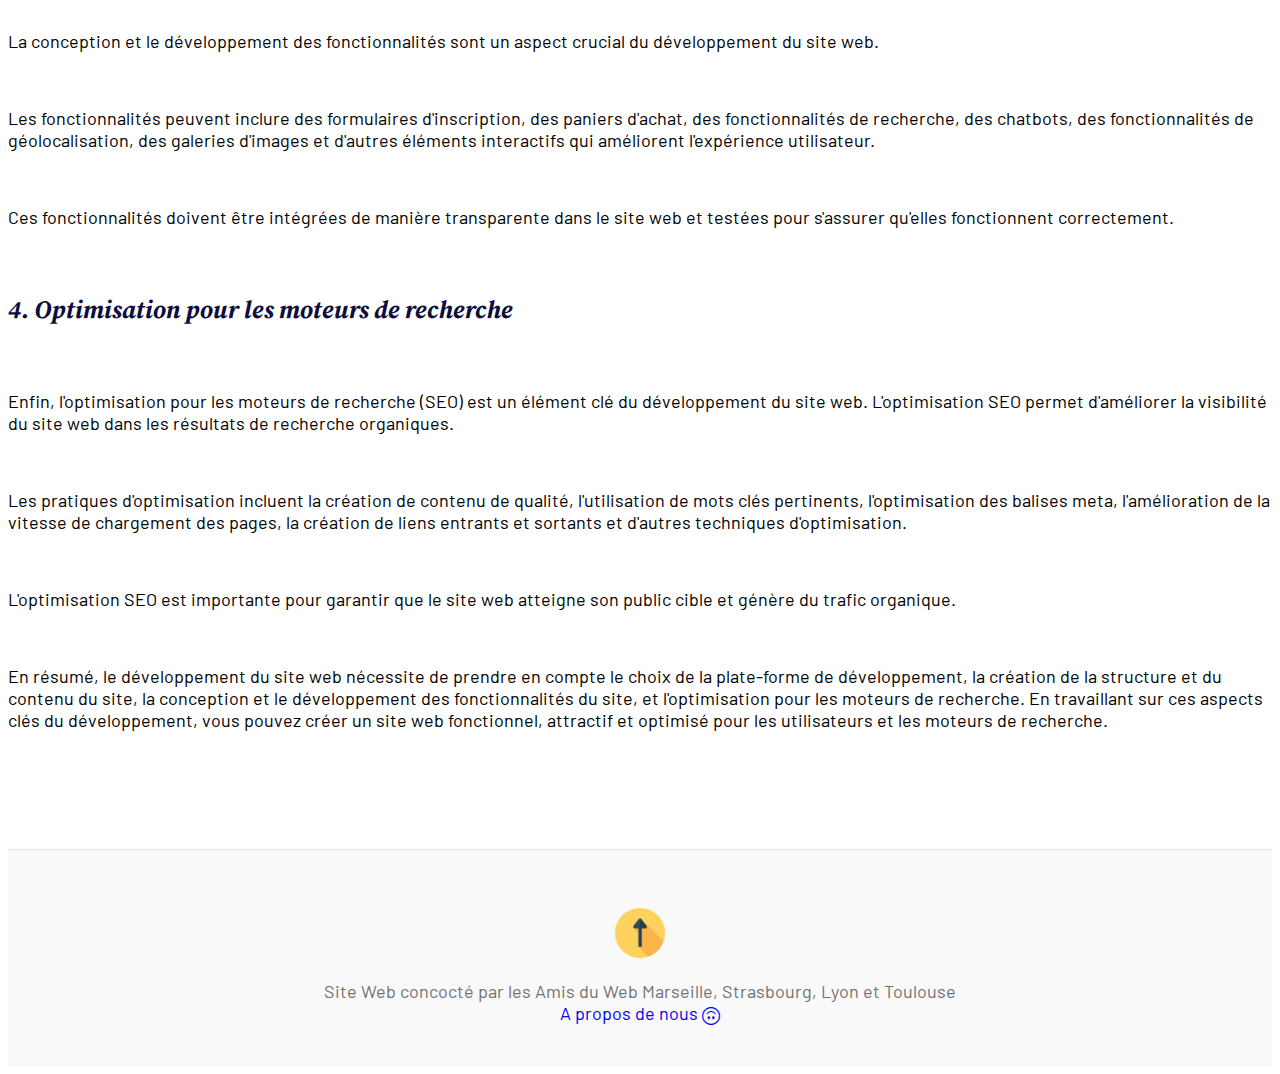
<file: developpement.html>
<!DOCTYPE html>
<html lang="en">

<head>
  <meta charset="utf-8" />
  <meta name="viewport" content="width=device-width, initial-scale=1" />
  <meta name="description" content="" />
  <meta name="author" content="Mark Otto, Jacob Thornton, and Bootstrap contributors" />
  <meta name="generator" content="Hugo 0.108.0" />
  <title>Team Force #1901</title>

  <link rel="canonical" href="https://getbootstrap.com/docs/5.3/examples/blog/" />
  <!-- <link href="../assets/dist/css/bootstrap.min.css" rel="stylesheet" /> -->
  <link href="https://cdn.jsdelivr.net/npm/bootstrap@5.3.0-alpha1/dist/css/bootstrap.min.css" rel="stylesheet"
    integrity="sha384-GLhlTQ8iRABdZLl6O3oVMWSktQOp6b7In1Zl3/Jr59b6EGGoI1aFkw7cmDA6j6gD" crossorigin="anonymous" />
  <link
    href="https://fonts.googleapis.com/css2?family=Barlow:wght@400;600;700&family=Source+Serif+4:wght@700&display=swap"
    rel="stylesheet">
    <link rel="stylesheet" href="https://cdn.jsdelivr.net/npm/bootstrap-icons@1.10.3/font/bootstrap-icons.css">

  <style>
    .bd-placeholder-img {
      font-size: 1.125rem;
      text-anchor: middle;
      -webkit-user-select: none;
      -moz-user-select: none;
      user-select: none;
    }

    @media (min-width: 768px) {
      .bd-placeholder-img-lg {
        font-size: 3.5rem;
      }
    }

    .b-example-divider {
      height: 3rem;
      background-color: rgba(0, 0, 0, 0.1);
      border: solid rgba(0, 0, 0, 0.15);
      border-width: 1px 0;
      box-shadow: inset 0 0.5em 1.5em rgba(0, 0, 0, 0.1),
        inset 0 0.125em 0.5em rgba(0, 0, 0, 0.15);
    }

    .b-example-vr {
      flex-shrink: 0;
      width: 1.5rem;
      height: 100vh;
    }

    .bi {
      vertical-align: -0.125em;
      fill: currentColor;
    }

    .nav-scroller {
      position: relative;
      z-index: 2;
      height: 2.75rem;
      overflow-y: hidden;
    }

    .nav-scroller .nav {
      display: flex;
      flex-wrap: nowrap;
      padding-bottom: 1rem;
      margin-top: -1px;
      overflow-x: auto;
      text-align: center;
      white-space: nowrap;
      -webkit-overflow-scrolling: touch;
    }
  </style>

  <!-- Custom styles for this template -->
  <link href="https://fonts.googleapis.com/css?family=Playfair&#43;Display:700,900&amp;display=swap" rel="stylesheet" />
  <!-- Custom styles for this template -->
  <link href="css/blog.css" rel="stylesheet" />
  <!-- Custom styles for this template -->
  <link rel="stylesheet" href="css/style.css">
  <link rel="shortcut icon" href="images/faviconteamforce1901wh.png" type="image/x-icon">
</head>

<body>
  <div class="container">
    <header class="blog-header lh-1 py-3">
      <div class="row flex-nowrap justify-content-between align-items-center">
        <div class="col-4 pt-1">
          <a class="link-secondary" href="#"></a>
        </div>
        <div class="col-4 text-center">
          <a class="blog-header-logo text-dark" href="index.html">
            <img src="images/teamforce1901wh.png" width="250" alt="logo de team force 1901">
          </a>
        </div>
        <div class="col-4 d-flex justify-content-end align-items-center">
          <a class="link-secondary" href="#" aria-label="Search">
            <svg xmlns="http://www.w3.org/2000/svg" width="20" height="20" fill="none" stroke="currentColor"
              stroke-linecap="round" stroke-linejoin="round" stroke-width="2" class="mx-3" role="img"
              viewBox="0 0 24 24">
              <title>Search</title>
              <circle cx="10.5" cy="10.5" r="7.5" />
              <path d="M21 21l-5.2-5.2" />
            </svg>
          </a>
          <a class="btn btn-sm" href="#"></a>
        </div>
      </div>
    </header>

    <div class="nav-scroller">
      <nav class="nav d-none justify-content-between d-md-flex ">
        <a class="p-2 link-secondary navbar" href="planification.html">La planification</a>
        <a class="p-2 link-secondary navbar" href="conception.html">La conception</a>
        <a class="p-2 link-secondary navbar selected" href="developpement.html">Le développement<div class="yellow-line"></div></a>
        <a class="p-2 link-secondary navbar" href="test.html">Les tests</a>
        <a class="p-2 link-secondary navbar" href="miseenligne.html">La mise en ligne</a>
        <a class="p-2 link-secondary navbar" href="maintenance.html">La maintenance</a>

      
      </nav>

      
      <nav class="navbar navbar-expand-lg bg-body-tertiary navbar-light d-md-none navbar2">
        <div class="container-fluid">
          <a class="navbar-brand textacceuil" href="index.html">Accueil</a>
          <button class="navbar-toggler" type="button" data-bs-toggle="collapse" data-bs-target="#navbarNav" aria-controls="navbarNav" aria-expanded="false" aria-label="Toggle navigation">
            <span class="navbar-toggler-icon"></span>
          </button>
          <div class="collapse navbar-collapse" id="navbarNav">
            <ul class="navbar-nav">
              <li class="nav-item">
                <a class="nav-link" href="planification.html">La planification</a>
              </li>
              <li class="nav-item">
                <a class="nav-link" href="conception.html">La conception</a>
              </li>
              <li class="nav-item">
                <a class="nav-link" href="developpement.html">Le développement</a>
              </li>
              <li class="nav-item">
                <a class="nav-link" href="test.html">Les tests</a>
              </li>
              <li class="nav-item">
                <a class="nav-link" href="miseenligne.html">La mise en ligne</a>
              </li>
              <li class="nav-item">
                <a class="nav-link" href="maintenance.html">La maintenance</a>
              </li>

            </ul>
          </div>
        </div>
      </nav>
    </div>
  </div>

  <div class="container">
    <div class="p-4 p-md-5 mb-4 rounded banner3">
      <div class="px-0">
        <span class="badge badge-primary text-step3">Étape 3</span>
        <h1 class="display-4 text-center fst-italic">
          Le développement
        </h1>
      </div>
    </div>
  </div>
  <main class="container">

    <div class="flexParent">
      <div class="flexEnfant flexEnfant1 col-md-3">
        <div id="custom-menu" class="p-4 sticky-top sommaire list-group">
          <h3>Sommaire</h3>
          <a class="bouton-sommaire list-group-item list-group-item-action" href="#developpement1"> 1. Choix de la plate-forme de développement</a>
          <a class="bouton-sommaire list-group-item list-group-item-action" href="#developpement2"> 2. Développement de la structure et du contenu du site web</a>
          <a class="bouton-sommaire list-group-item list-group-item-action" href="#developpement3"> 3. Conception et développement des fonctionnalités du site</a>
          <a class="bouton-sommaire list-group-item list-group-item-action" href="#developpement4"> 4. Optimisation pour les moteurs de recherche</a>
        </div>
      </div>

      <div class="flexEnfant col-md-9">
        <div data-bs-spy="scroll" data-bs-target="#list-example" data-bs-smo oth-scroll="true"
          class="scrollspy-example p-4" tabindex="0">

          <h3 id="developpement1">1. Choix de la plate-forme de développement</h3>
          <br>
          <p>Le premier aspect à considérer dans le développement d'un site web est le choix de la plate-forme de
            développement.</p>
            <br>
            <p> Il existe plusieurs langages de programmation et plates-formes de développement disponibles,
            chacune ayant ses avantages et inconvénients. Par exemple, si vous souhaitez créer un site web de commerce
            électronique, vous pouvez opter pour des plates-formes de commerce électronique comme Shopify, WooCommerce
            ou Magento.</p>
            <br>
            <p> Si vous préférez coder à partir de zéro, vous pouvez opter pour des langages de programmation
            comme HTML, CSS et JavaScript. Il est important de bien comprendre les fonctionnalités et les limitations de
            chaque plate-forme afin de choisir celle qui répond le mieux aux besoins du projet.
          </p>
          <br>

          <h3 id="developpement2">2. Développement de la structure et du contenu du site web</h3>
          <br>
          <p>Une fois que vous avez choisi la plate-forme de développement, la prochaine étape est de créer la structure
            et le contenu du site web. Cela implique la création de pages, l'organisation des menus, la mise en place de
            formulaires de contact, la création de pages de produits et d'autres fonctionnalités selon les besoins du
            projet. </p>
            <br>
            <p>
            La structure et le contenu du site web doivent être conçus de manière à ce que les utilisateurs
            puissent naviguer facilement sur le site et trouver les informations dont ils ont besoin.
          </p>
          <br>

          <h3 id="developpement3">3. Conception et développement des fonctionnalités du site</h3>
          <br>
          <p>La conception et le développement des fonctionnalités sont un aspect crucial du développement du site web.</p>
          <br>
          <p>
            Les fonctionnalités peuvent inclure des formulaires d'inscription, des paniers d'achat, des fonctionnalités
            de recherche, des chatbots, des fonctionnalités de géolocalisation, des galeries d'images et d'autres
            éléments interactifs qui améliorent l'expérience utilisateur. </p>
            <br>
            <p>
            Ces fonctionnalités doivent être intégrées de
            manière transparente dans le site web et testées pour s'assurer qu'elles fonctionnent correctement.
          </p>
          <br>

          <h3 id="developpement4">4. Optimisation pour les moteurs de recherche</h3>
          <br>
          <p>Enfin, l'optimisation pour les moteurs de recherche (SEO) est un élément clé du développement du site web.
            L'optimisation SEO permet d'améliorer la visibilité du site web dans les résultats de recherche organiques.
            </p>
            <br>
            <p>
            Les pratiques d'optimisation incluent la création de contenu de qualité, l'utilisation de mots clés
            pertinents, l'optimisation des balises meta, l'amélioration de la vitesse de chargement des pages, la
            création de liens entrants et sortants et d'autres techniques d'optimisation.
            </p>
            <br>
            <p>
            L'optimisation SEO est importante pour garantir que le site web atteigne son public cible et génère du trafic organique.
            </p>
            <br>
            <p>
            En résumé, le développement du site web nécessite de prendre en compte le choix de la plate-forme de
            développement, la création de la structure et du contenu du site, la conception et le développement des
            fonctionnalités du site, et l'optimisation pour les moteurs de recherche. En travaillant sur ces aspects
            clés du développement, vous pouvez créer un site web fonctionnel, attractif et optimisé pour les
            utilisateurs et les moteurs de recherche.
          </p>

        </div>
      </div>
    </div>

  </main>
  <footer class="blog-footer">
    <p>
      <a href="#"> <img src="images/fleche.png" width="50" alt="retour en haut" /></a>
    </p>
    <p>
      Site Web concocté par les Amis du Web Marseille, Strasbourg, Lyon et Toulouse
      <!-- <a href="https://getbootstrap.com/">Bootstrap</a> by -->
      <!-- <a href="https://twitter.com/mdo">@mdo</a>. -->
      <br>
      <a class="" href="a-propos.html"> A propos de nous <i class="bi bi-emoji-smile-upside-down"></i></a>
    </p>
  </footer>

  <script src="https://cdn.jsdelivr.net/npm/bootstrap@5.3.0-alpha1/dist/js/bootstrap.bundle.min.js"
    integrity="sha384-w76AqPfDkMBDXo30jS1Sgez6pr3x5MlQ1ZAGC+nuZB+EYdgRZgiwxhTBTkF7CXvN"
    crossorigin="anonymous"></script>
</body>

</html>
</file>
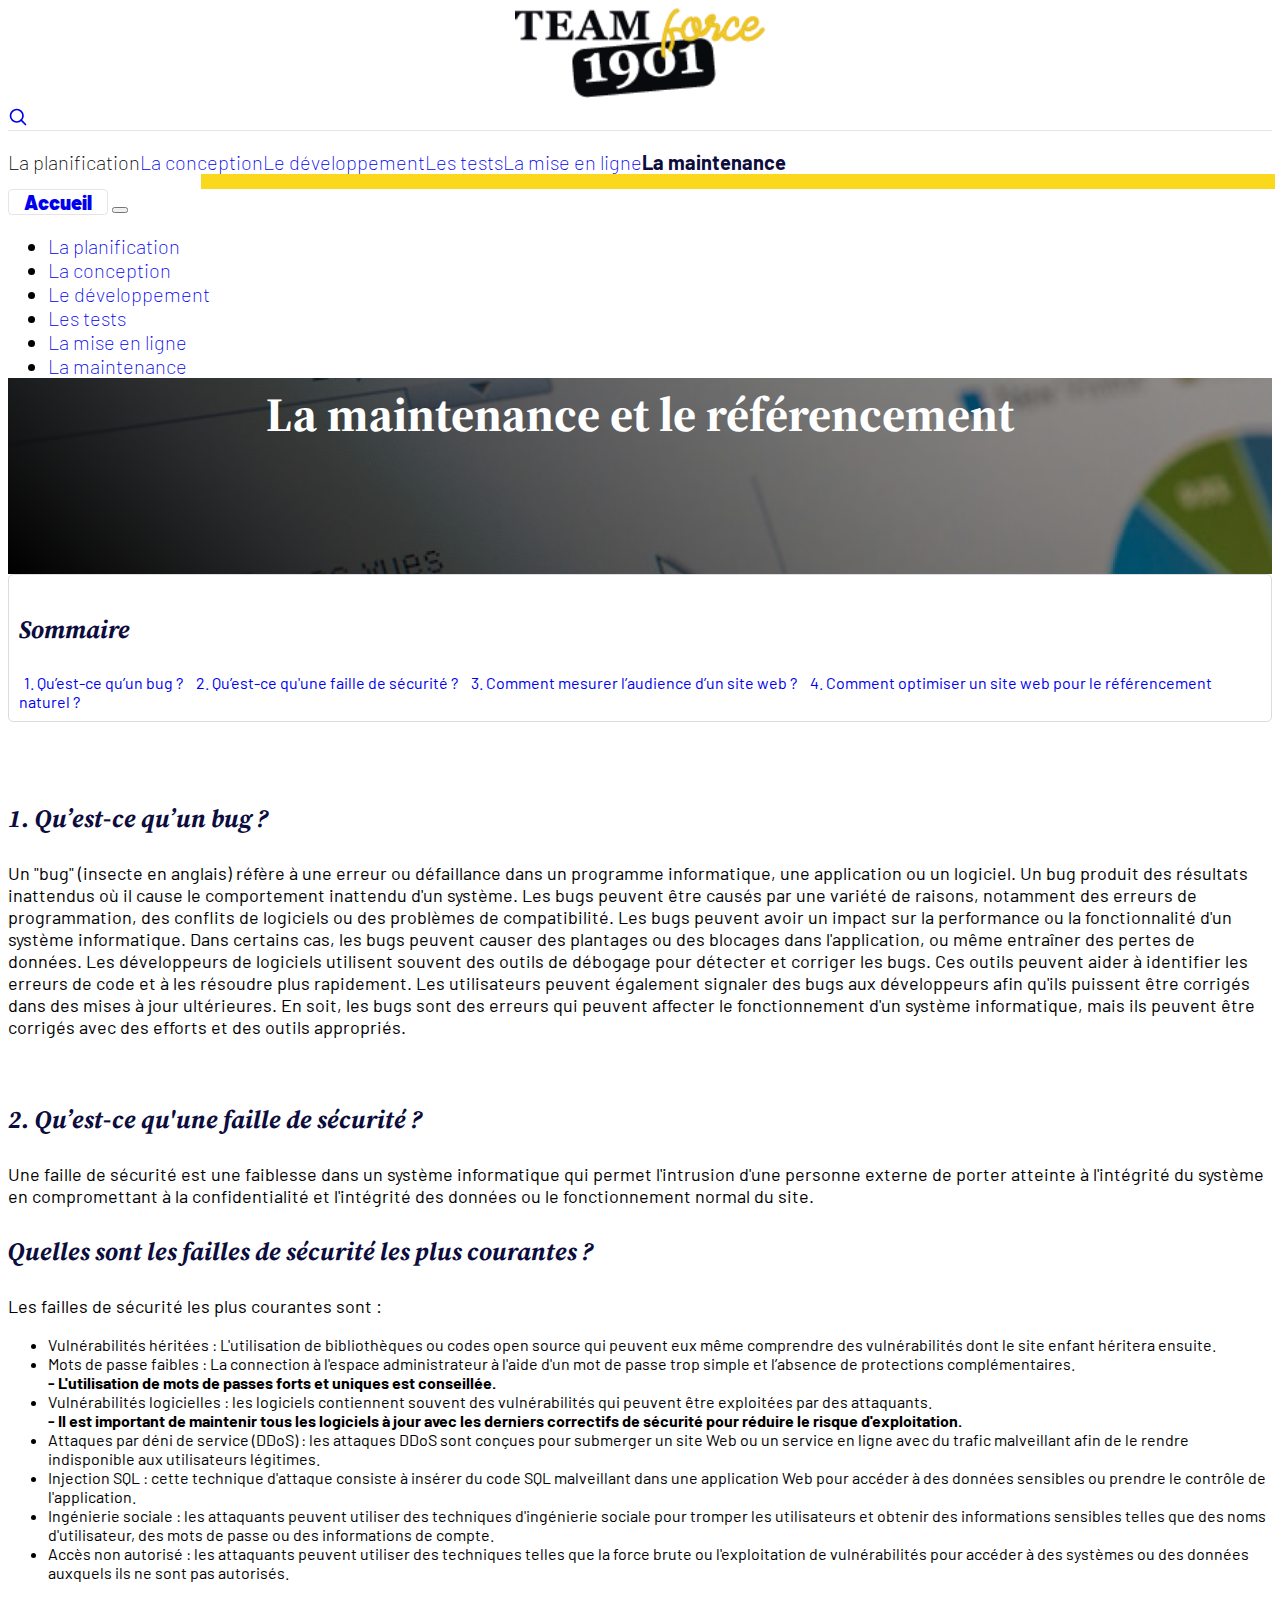
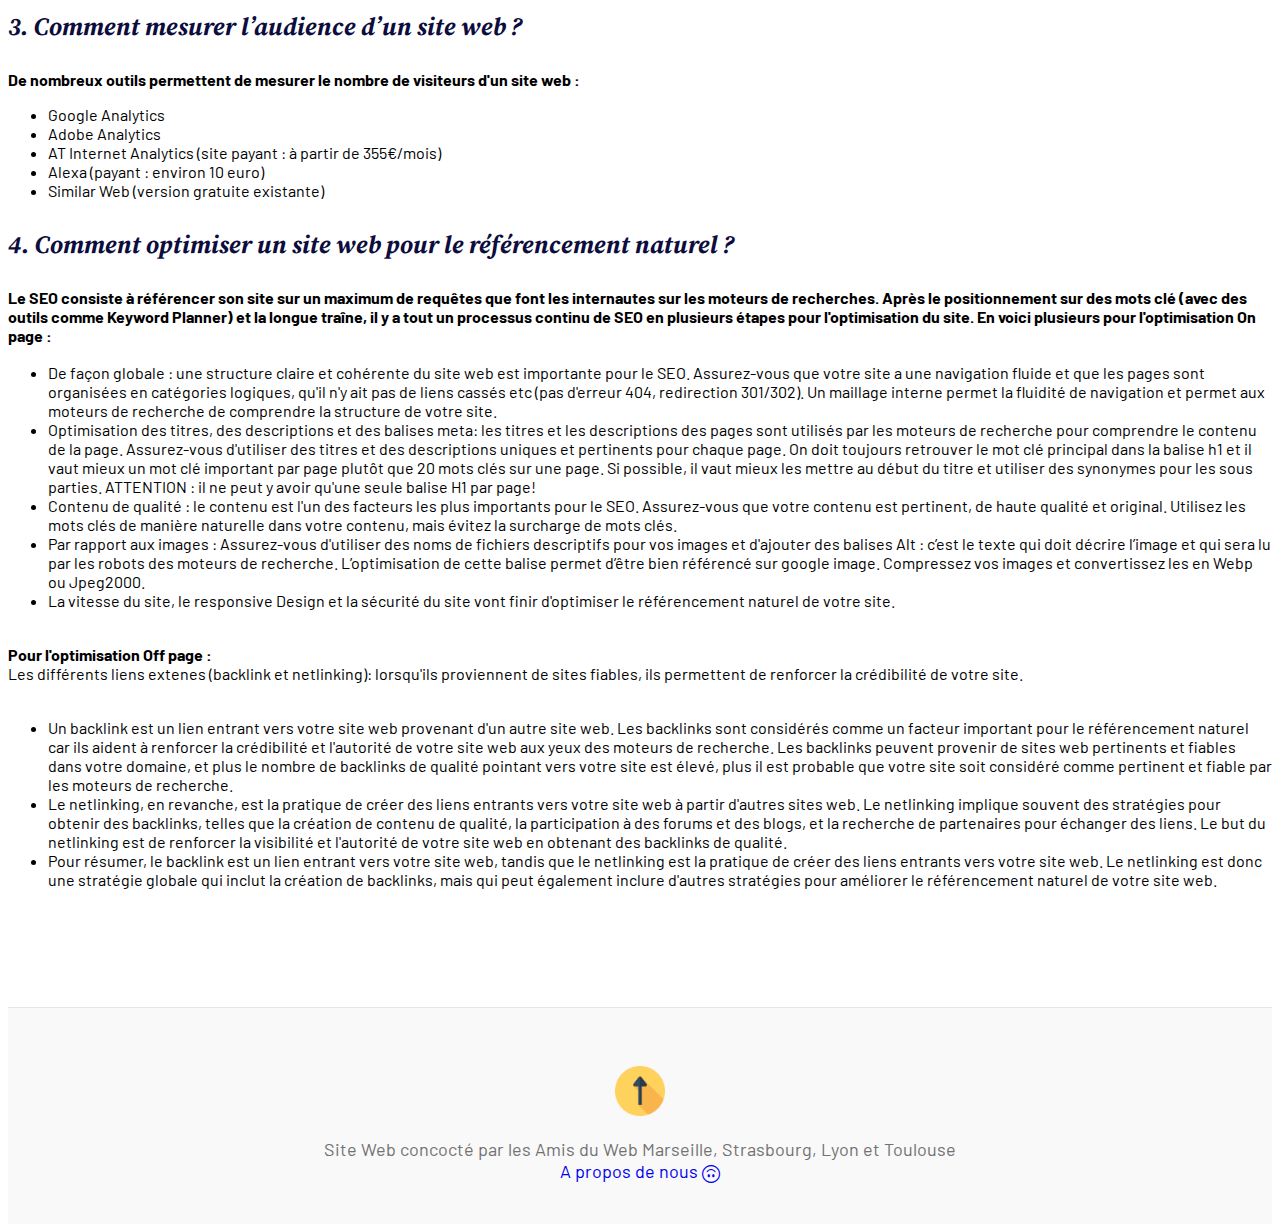
<file: maintenance.html>
<!DOCTYPE html>
<html lang="en">
  <head>
    <meta charset="utf-8" />
    <meta name="viewport" content="width=device-width, initial-scale=1" />
    <meta name="description" content="" />
    <meta
      name="author"
      content="Mark Otto, Jacob Thornton, and Bootstrap contributors"
    />
    <meta name="generator" content="Hugo 0.108.0" />
    <title>Team Force #1901</title>

    <link
      rel="canonical"
      href="https://getbootstrap.com/docs/5.3/examples/blog/"
    />
    <!-- <link href="../assets/dist/css/bootstrap.min.css" rel="stylesheet" /> -->
    <link
      href="https://cdn.jsdelivr.net/npm/bootstrap@5.3.0-alpha1/dist/css/bootstrap.min.css"
      rel="stylesheet"
      integrity="sha384-GLhlTQ8iRABdZLl6O3oVMWSktQOp6b7In1Zl3/Jr59b6EGGoI1aFkw7cmDA6j6gD"
      crossorigin="anonymous"
    />
    <link href="https://fonts.googleapis.com/css2?family=Barlow:wght@400;600;700&family=Source+Serif+4:wght@700&display=swap" rel="stylesheet">
    <link rel="stylesheet" href="https://cdn.jsdelivr.net/npm/bootstrap-icons@1.10.3/font/bootstrap-icons.css">
    
    <style>
      .bd-placeholder-img {
        font-size: 1.125rem;
        text-anchor: middle;
        -webkit-user-select: none;
        -moz-user-select: none;
        user-select: none;
      }

      @media (min-width: 768px) {
        .bd-placeholder-img-lg {
          font-size: 3.5rem;
        }
      }

      .b-example-divider {
        height: 3rem;
        background-color: rgba(0, 0, 0, 0.1);
        border: solid rgba(0, 0, 0, 0.15);
        border-width: 1px 0;
        box-shadow: inset 0 0.5em 1.5em rgba(0, 0, 0, 0.1),
          inset 0 0.125em 0.5em rgba(0, 0, 0, 0.15);
      }

      .b-example-vr {
        flex-shrink: 0;
        width: 1.5rem;
        height: 100vh;
      }

      .bi {
        vertical-align: -0.125em;
        fill: currentColor;
      }

      .nav-scroller {
        position: relative;
        z-index: 2;
        height: 2.75rem;
        overflow-y: hidden;
      }

      .nav-scroller .nav {
        display: flex;
        flex-wrap: nowrap;
        padding-bottom: 1rem;
        margin-top: -1px;
        overflow-x: auto;
        text-align: center;
        white-space: nowrap;
        -webkit-overflow-scrolling: touch;
      }
    </style>

    <!-- Custom styles for this template -->
    <link
      href="https://fonts.googleapis.com/css?family=Playfair&#43;Display:700,900&amp;display=swap"
      rel="stylesheet"
    />
    <!-- Custom styles for this template -->
    <link href="css/blog.css" rel="stylesheet" />
    <!-- Custom styles for this template -->
    <link rel="stylesheet" href="css/style.css">
    <link rel="shortcut icon" href="images/faviconteamforce1901wh.png" type="image/x-icon">
  </head>
  
  <body>
    <div class="container">
      <header class="blog-header lh-1 py-3">
        <div class="row flex-nowrap justify-content-between align-items-center">
          <div class="col-4 pt-1">
            <a class="link-secondary" href="#"></a>
          </div>
          <div class="col-4 text-center">
            <a class="blog-header-logo text-dark" href="index.html">
              <img src="images/teamforce1901wh.png" width="250" alt="logo de team force 1901">
            </a>
          </div>
          <div class="col-4 d-flex justify-content-end align-items-center">
            <a class="link-secondary" href="#" aria-label="Search">
              <svg
                xmlns="http://www.w3.org/2000/svg"
                width="20"
                height="20"
                fill="none"
                stroke="currentColor"
                stroke-linecap="round"
                stroke-linejoin="round"
                stroke-width="2"
                class="mx-3"
                role="img"
                viewBox="0 0 24 24"
              >
                <title>Search</title>
                <circle cx="10.5" cy="10.5" r="7.5" />
                <path d="M21 21l-5.2-5.2" />
              </svg>
            </a>
            <a class="btn btn-sm" href="#"></a>
          </div>
        </div>
      </header>

      <div class="nav-scroller">
        <nav class="nav d-none justify-content-between d-md-flex ">
          <a class="p-2 link-secondary navbar ">La planification</a>
          <a class="p-2 link-secondary navbar" href="conception.html">La conception</a>
          <a class="p-2 link-secondary navbar" href="developpement.html">Le développement</a>
          <a class="p-2 link-secondary navbar" href="test.html">Les tests</a>
          <a class="p-2 link-secondary navbar" href="miseenligne.html">La mise en ligne</a>
          <a class="p-2 link-secondary navbar selected" >La maintenance<div class="yellow-line"></div></a>
  
        
        </nav>
  
        
        <nav class="navbar navbar-expand-lg bg-body-tertiary navbar-light d-md-none navbar2">
          <div class="container-fluid">
            <a class="navbar-brand textacceuil" href="index.html">Accueil</a>
            <button class="navbar-toggler" type="button" data-bs-toggle="collapse" data-bs-target="#navbarNav" aria-controls="navbarNav" aria-expanded="false" aria-label="Toggle navigation">
              <span class="navbar-toggler-icon"></span>
            </button>
            <div class="collapse navbar-collapse" id="navbarNav">
              <ul class="navbar-nav">
                <li class="nav-item">
                  <a class="nav-link" href="planification.html">La planification</a>
                </li>
                <li class="nav-item">
                  <a class="nav-link" href="conception.html">La conception</a>
                </li>
                <li class="nav-item">
                  <a class="nav-link" href="developpement.html">Le développement</a>
                </li>
                <li class="nav-item">
                  <a class="nav-link" href="test.html">Les tests</a>
                </li>
                <li class="nav-item">
                  <a class="nav-link" href="miseenligne.html">La mise en ligne</a>
                </li>
                <li class="nav-item">
                  <a class="nav-link" href="maintenance.html">La maintenance</a>
                </li>
  
              </ul>
            </div>
          </div>
        </nav>
      </div>
    </div>

    <div class="container">
        <div class="p-4 p-md-5 mb-4 rounded banner6">
            <div class="col-md-6 px-0">
              <span class="badge badge-primary text-step6">Étape 6</span>
              <h1 class="display-4 fst-italic">
                La maintenance et le référencement
              </h1>
              <p class="lead my-3">
                
              </p>
            </div>
          </div>
    </div>
    <main class="container">

      <main class="container">

        <div class="flexParent">
          <div class="flexEnfant flexEnfant1 col-md-3">
            <div id="custom-menu" class="p-4 sticky-top sommaire list-group">
              <h3>Sommaire</h3>
              <a class="bouton-sommaire list-group-item list-group-item-action" href="#maitenance1"> 1. Qu’est-ce qu’un bug ?</a>
              <a class="bouton-sommaire list-group-item list-group-item-action" href="#maitenance2"> 2. Qu’est-ce qu'une faille de sécurité ?</a>
              <a class="bouton-sommaire list-group-item list-group-item-action" href="#maitenance3"> 3. Comment mesurer l’audience d’un site web ?</a>
              <a class="bouton-sommaire list-group-item list-group-item-action" href="#maitenance4"> 4. Comment optimiser un site web pour le référencement naturel ?</a>
            </div>
          </div>
          
          <div class="flexEnfant col-md-9">
            <div data-bs-spy="scroll" data-bs-target="#list-example" data-bs-smo oth-scroll="true" class="scrollspy-example p-4" tabindex="0">
             
      
      <h3  id="maitenance1">1. Qu’est-ce qu’un bug ?</h3>
          <p>Un "bug" (insecte en anglais) réfère à une erreur ou défaillance dans un programme informatique, une application ou un logiciel. Un bug produit des résultats inattendus où il cause le comportement inattendu d'un système. Les bugs peuvent être causés par une variété de raisons, notamment des erreurs de programmation, des conflits de logiciels ou des problèmes de compatibilité.
          Les bugs peuvent avoir un impact sur la performance ou la fonctionnalité d'un système informatique. Dans certains cas, les bugs peuvent causer des plantages ou des blocages dans l'application, ou même entraîner des pertes de données.
          Les développeurs de logiciels utilisent souvent des outils de débogage pour détecter et corriger les bugs. Ces outils peuvent aider à identifier les erreurs de code et à les résoudre plus rapidement. Les utilisateurs peuvent également signaler des bugs aux développeurs afin qu'ils puissent être corrigés dans des mises à jour ultérieures.
          En soit, les bugs sont des erreurs qui peuvent affecter le fonctionnement d'un système informatique, mais ils peuvent être corrigés avec des efforts et des outils appropriés.</p>
          <br>
      <h3 id="maitenance2" >2. Qu’est-ce qu'une faille de sécurité ?</h3>
          <p>Une faille de sécurité est une faiblesse dans un système informatique qui permet l'intrusion d'une personne externe de porter atteinte à l'intégrité du système en compromettant à la confidentialité et l'intégrité des données ou le fonctionnement normal du site.</p>
      <h3>Quelles sont les failles de sécurité les plus courantes ?</h3>
          <p>Les failles de sécurité les plus courantes sont :</p>
          <ul>
          <li>Vulnérabilités héritées : L'utilisation de bibliothèques ou codes open source qui peuvent eux même comprendre des vulnérabilités dont le site enfant héritera ensuite.</li>
          <li>Mots de passe faibles : La connection à l'espace administrateur à l'aide d'un mot de passe trop simple et l’absence de protections complémentaires.
            <br><strong>- L'utilisation de mots de passes forts et uniques est conseillée.</strong></li>
          <li>Vulnérabilités logicielles : les logiciels contiennent souvent des vulnérabilités qui peuvent être exploitées par des attaquants.
            <br><strong>- Il est important de maintenir tous les logiciels à jour avec les derniers correctifs de sécurité pour réduire le risque d'exploitation.</strong></li>
          <li>Attaques par déni de service (DDoS) : les attaques DDoS sont conçues pour submerger un site Web ou un service en ligne avec du trafic malveillant afin de le rendre indisponible aux utilisateurs légitimes.</li>
          <li>Injection SQL : cette technique d'attaque consiste à insérer du code SQL malveillant dans une application Web pour accéder à des données sensibles ou prendre le contrôle de l'application.</li>
          <li>Ingénierie sociale : les attaquants peuvent utiliser des techniques d'ingénierie sociale pour tromper les utilisateurs et obtenir des informations sensibles telles que des noms d'utilisateur, des mots de passe ou des informations de compte.</li>
          <li>Accès non autorisé : les attaquants peuvent utiliser des techniques telles que la force brute ou l'exploitation de vulnérabilités pour accéder à des systèmes ou des données auxquels ils ne sont pas autorisés.</li>
          </ul>
      <h3 id="maitenance3">3. Comment mesurer l’audience d’un site web ?</h3>
          <strong>De nombreux outils permettent de mesurer le nombre de visiteurs d'un site web :</strong>
          <ul>
          <li>Google Analytics</li>
          <li>Adobe Analytics</li>
          <li>AT Internet Analytics (site payant : à partir de 355€/mois)</li>
          <li>Alexa (payant : environ 10 euro)</li>
          <li>Similar Web (version gratuite existante)</li>
          </ul>
          
      <h3 id="maitenance4">4. Comment optimiser un site web pour le référencement naturel ?</h3>
          <strong>Le SEO consiste à référencer son site sur un maximum de requêtes que font les internautes sur les moteurs de recherches. Après le positionnement sur des mots clé (avec des outils comme Keyword Planner) et la longue traîne, il y a tout un processus continu de SEO en plusieurs étapes pour l'optimisation du site. 
          En voici plusieurs pour l'optimisation On page : </strong>
          <p><ul>
          <li>De façon globale : une structure claire et cohérente du site web est importante pour le SEO. Assurez-vous que votre site a une  navigation fluide et que les pages sont organisées en catégories logiques, qu'il n'y ait pas de liens cassés etc (pas d'erreur 404, redirection 301/302). Un maillage interne permet la fluidité de navigation et permet aux moteurs de recherche de comprendre la structure de votre site.</li> 
          <li>Optimisation des titres, des descriptions et des balises meta: les titres et les descriptions des pages sont utilisés par les moteurs de recherche pour comprendre le contenu de la page. Assurez-vous d'utiliser des titres et des descriptions uniques et pertinents pour chaque page. On doit toujours retrouver le mot clé principal dans la balise h1 et il vaut mieux un mot clé important par page plutôt que 20 mots clés sur une page. Si possible, il vaut mieux les mettre au début du titre et utiliser des synonymes pour les sous parties.
          ATTENTION : il ne peut y avoir qu'une seule balise H1 par page!</li>
          <li>Contenu de qualité : le contenu est l'un des facteurs les plus importants pour le SEO. Assurez-vous que votre contenu est pertinent, de haute qualité et original. Utilisez les mots clés de manière naturelle dans votre contenu, mais évitez la surcharge de mots clés.</li>
          <li>Par rapport aux images :  Assurez-vous d'utiliser des noms de fichiers descriptifs pour vos images et d'ajouter des balises Alt : c’est le texte qui doit décrire l’image et qui sera lu par les robots des moteurs de recherche.
          L’optimisation de cette balise permet d’être bien référencé sur google image.   
          Compressez vos images et convertissez les en Webp ou Jpeg2000.</li>
          <li> La vitesse du site, le responsive Design et la sécurité du site vont finir d'optimiser le référencement naturel de votre site.</li></ul>
          <br>
          <strong>Pour l'optimisation Off page : </strong>
          <br>
          Les différents liens extenes (backlink et netlinking): lorsqu'ils proviennent de sites fiables, ils permettent de renforcer la crédibilité de votre site.
          <br>
          <br>
          <ul>
          <li>Un backlink est un lien entrant vers votre site web provenant d'un autre site web. Les backlinks sont considérés comme un facteur important pour le référencement naturel car ils aident à renforcer la crédibilité et l'autorité de votre site web aux yeux des moteurs de recherche. Les backlinks peuvent provenir de sites web pertinents et fiables dans votre domaine, et plus le nombre de backlinks de qualité pointant vers votre site est élevé, plus il est probable que votre site soit considéré comme pertinent et fiable par les moteurs de recherche.</li>
          <li>Le netlinking, en revanche, est la pratique de créer des liens entrants vers votre site web à partir d'autres sites web. Le netlinking implique souvent des stratégies pour obtenir des backlinks, telles que la création de contenu de qualité, la participation à des forums et des blogs, et la recherche de partenaires pour échanger des liens. Le but du netlinking est de renforcer la visibilité et l'autorité de votre site web en obtenant des backlinks de qualité.</li>
          <li>Pour résumer, le backlink est un lien entrant vers votre site web, tandis que le netlinking est la pratique de créer des liens entrants vers votre site web. Le netlinking est donc une stratégie globale qui inclut la création de backlinks, mais qui peut également inclure d'autres stratégies pour améliorer le référencement naturel de votre site web.</li>
      </ul>
      
      </p>    
      
    </div>
  </div>
</div>


    </main>

    <footer class="blog-footer">
      <p>
        <a href="#"> <img src="images/fleche.png" width="50" alt="retour en haut" /></a>
      </p>
      <p>
        Site Web concocté par les Amis du Web Marseille, Strasbourg, Lyon et Toulouse
        <!-- <a href="https://getbootstrap.com/">Bootstrap</a> by -->
        <!-- <a href="https://twitter.com/mdo">@mdo</a>. -->
        <br>
        <a class="" href="a-propos.html"> A propos de nous <i class="bi bi-emoji-smile-upside-down"></i></a>
      </p>
    </footer>

    <script
      src="https://cdn.jsdelivr.net/npm/bootstrap@5.3.0-alpha1/dist/js/bootstrap.bundle.min.js"
      integrity="sha384-w76AqPfDkMBDXo30jS1Sgez6pr3x5MlQ1ZAGC+nuZB+EYdgRZgiwxhTBTkF7CXvN"
      crossorigin="anonymous"
    ></script>
  </body>
</html>
</file>
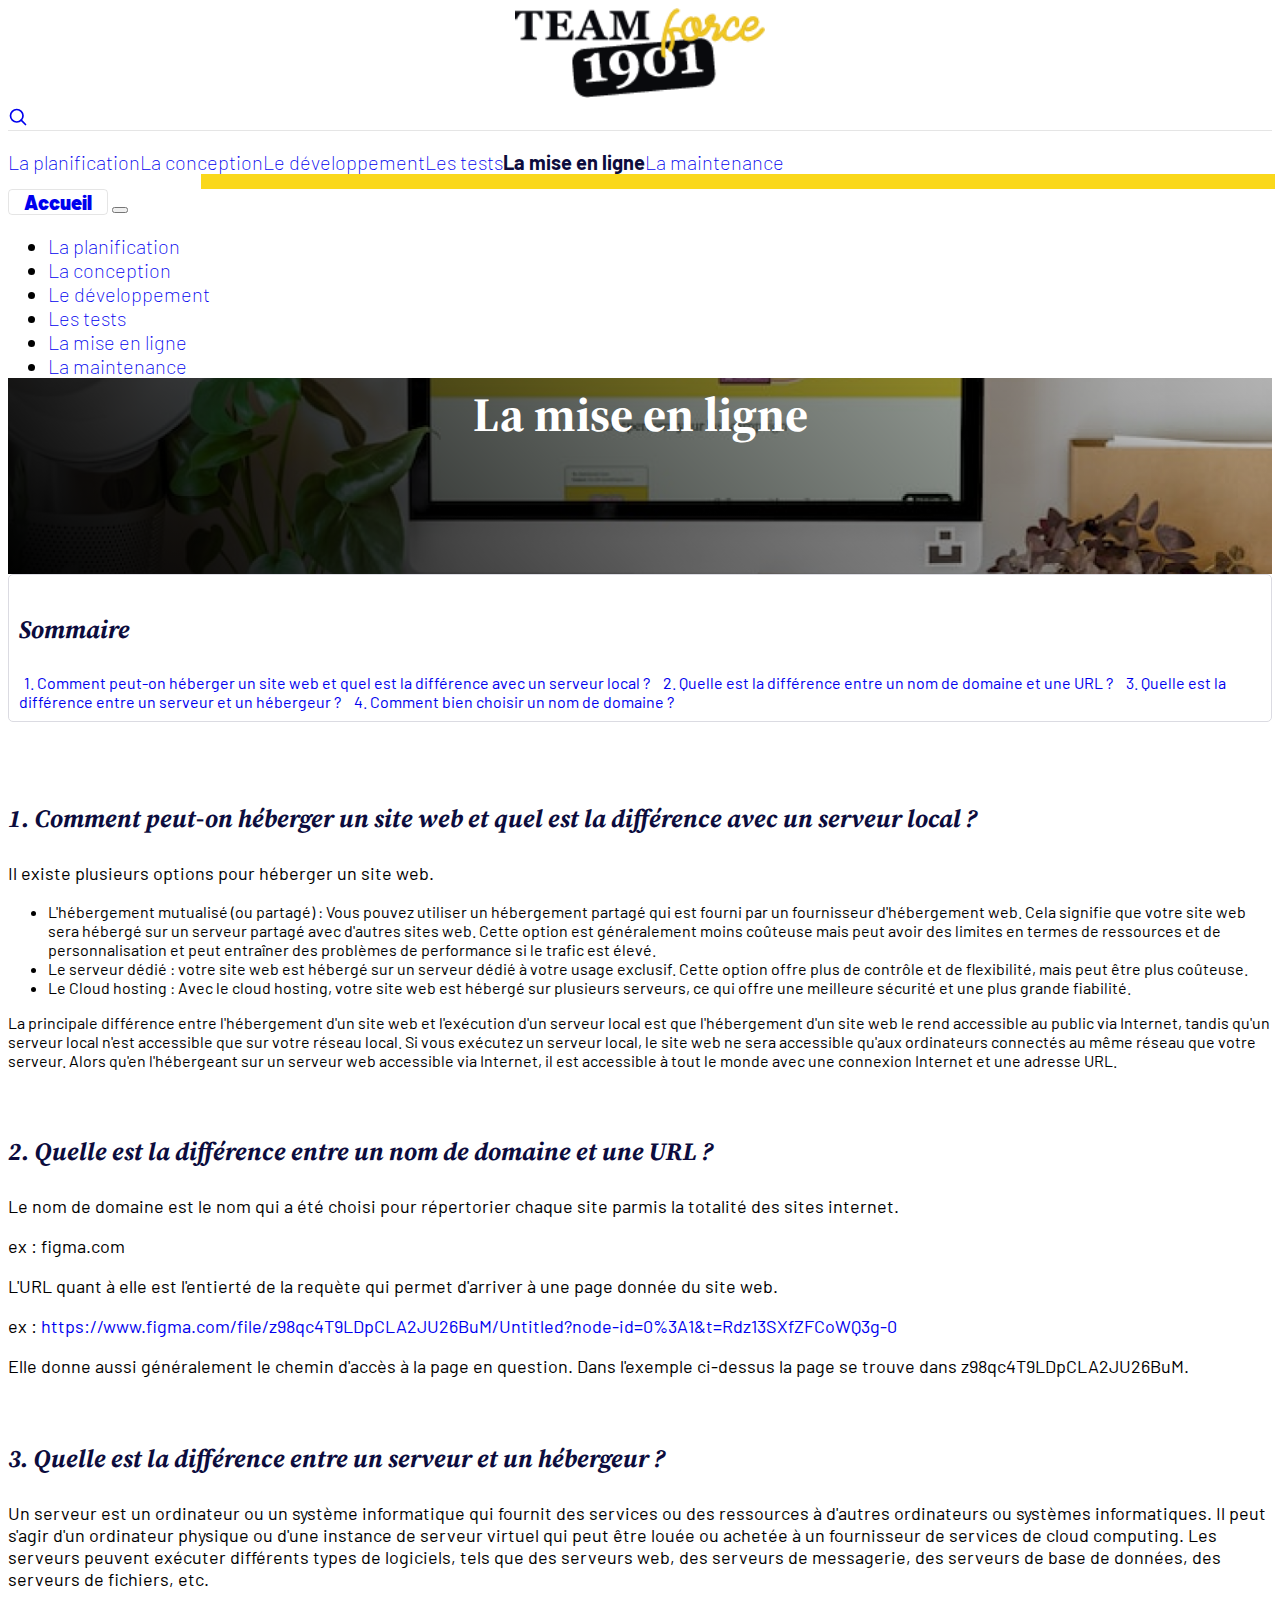
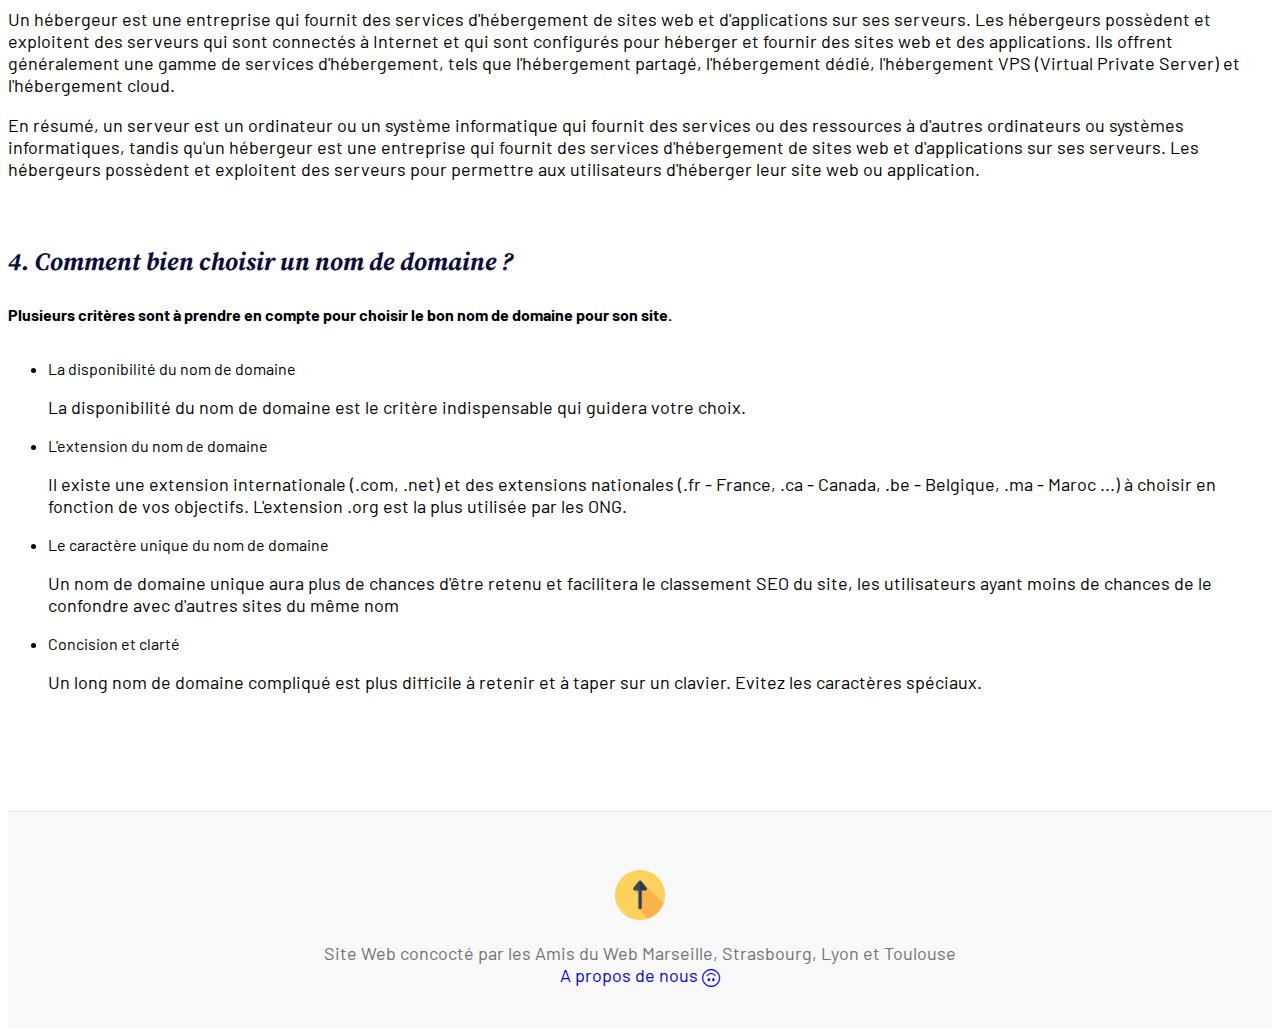
<file: miseenligne.html>
<!DOCTYPE html>
<html lang="en">

<head>
  <meta charset="utf-8" />
  <meta name="viewport" content="width=device-width, initial-scale=1" />
  <meta name="description" content="" />
  <meta name="author" content="Mark Otto, Jacob Thornton, and Bootstrap contributors" />
  <meta name="generator" content="Hugo 0.108.0" />
  <title>Team Force #1901</title>

  <link rel="canonical" href="https://getbootstrap.com/docs/5.3/examples/blog/" />
  <!-- <link href="../assets/dist/css/bootstrap.min.css" rel="stylesheet" /> -->
  <link href="https://cdn.jsdelivr.net/npm/bootstrap@5.3.0-alpha1/dist/css/bootstrap.min.css" rel="stylesheet"
    integrity="sha384-GLhlTQ8iRABdZLl6O3oVMWSktQOp6b7In1Zl3/Jr59b6EGGoI1aFkw7cmDA6j6gD" crossorigin="anonymous" />
  <link
    href="https://fonts.googleapis.com/css2?family=Barlow:wght@400;600;700&family=Source+Serif+4:wght@700&display=swap"
    rel="stylesheet">

    <link rel="stylesheet" href="https://cdn.jsdelivr.net/npm/bootstrap-icons@1.10.3/font/bootstrap-icons.css">

  <style>
    .bd-placeholder-img {
      font-size: 1.125rem;
      text-anchor: middle;
      -webkit-user-select: none;
      -moz-user-select: none;
      user-select: none;
    }

    @media (min-width: 768px) {
      .bd-placeholder-img-lg {
        font-size: 3.5rem;
      }
    }

    .b-example-divider {
      height: 3rem;
      background-color: rgba(0, 0, 0, 0.1);
      border: solid rgba(0, 0, 0, 0.15);
      border-width: 1px 0;
      box-shadow: inset 0 0.5em 1.5em rgba(0, 0, 0, 0.1),
        inset 0 0.125em 0.5em rgba(0, 0, 0, 0.15);
    }

    .b-example-vr {
      flex-shrink: 0;
      width: 1.5rem;
      height: 100vh;
    }

    .bi {
      vertical-align: -0.125em;
      fill: currentColor;
    }

    .nav-scroller {
      position: relative;
      z-index: 2;
      height: 2.75rem;
      overflow-y: hidden;
    }

    .nav-scroller .nav {
      display: flex;
      flex-wrap: nowrap;
      padding-bottom: 1rem;
      margin-top: -1px;
      overflow-x: auto;
      text-align: center;
      white-space: nowrap;
      -webkit-overflow-scrolling: touch;
    }
  </style>

  <!-- Custom styles for this template -->
  <link href="https://fonts.googleapis.com/css?family=Playfair&#43;Display:700,900&amp;display=swap" rel="stylesheet" />
  <!-- Custom styles for this template -->
  <link href="css/blog.css" rel="stylesheet" />
  <!-- Custom styles for this template -->
  <link rel="stylesheet" href="css/style.css">
  <link rel="shortcut icon" href="images/faviconteamforce1901wh.png" type="image/x-icon">
</head>

<body>
  <div class="container">
    <header class="blog-header lh-1 py-3">
      <div class="row flex-nowrap justify-content-between align-items-center">
        <div class="col-4 pt-1">
          <a class="link-secondary" href="#"></a>
        </div>
        <div class="col-4 text-center">
          <a class="blog-header-logo text-dark" href="index.html">
            <img src="images/teamforce1901wh.png" width="250" alt="logo de team force 1901">
          </a>
        </div>
        <div class="col-4 d-flex justify-content-end align-items-center">
          <a class="link-secondary" href="#" aria-label="Search">
            <svg xmlns="http://www.w3.org/2000/svg" width="20" height="20" fill="none" stroke="currentColor"
              stroke-linecap="round" stroke-linejoin="round" stroke-width="2" class="mx-3" role="img"
              viewBox="0 0 24 24">
              <title>Search</title>
              <circle cx="10.5" cy="10.5" r="7.5" />
              <path d="M21 21l-5.2-5.2" />
            </svg>
          </a>
          <a class="btn btn-sm" href="#"></a>
        </div>
      </div>
    </header>

    <div class="nav-scroller">
      <nav class="nav d-none justify-content-between d-md-flex ">
        <a class="p-2 link-secondary navbar" href="planification.html">La planification</a>
        <a class="p-2 link-secondary navbar" href="conception.html">La conception</a>
        <a class="p-2 link-secondary navbar" href="developpement.html">Le développement</a>
        <a class="p-2 link-secondary navbar" href="test.html">Les tests</a>
        <a class="p-2 link-secondary navbar selected">La mise en ligne <div class="yellow-line"></div></a>
        <a class="p-2 link-secondary navbar" href="maintenance.html">La maintenance</a>

      
      </nav>

      
      <nav class="navbar navbar-expand-lg bg-body-tertiary navbar-light d-md-none navbar2">
        <div class="container-fluid">
          <a class="navbar-brand textacceuil" href="index.html">Accueil</a>
          <button class="navbar-toggler" type="button" data-bs-toggle="collapse" data-bs-target="#navbarNav" aria-controls="navbarNav" aria-expanded="false" aria-label="Toggle navigation">
            <span class="navbar-toggler-icon"></span>
          </button>
          <div class="collapse navbar-collapse" id="navbarNav">
            <ul class="navbar-nav">
              <li class="nav-item">
                <a class="nav-link" href="planification.html">La planification</a>
              </li>
              <li class="nav-item">
                <a class="nav-link" href="conception.html">La conception</a>
              </li>
              <li class="nav-item">
                <a class="nav-link" href="developpement.html">Le développement</a>
              </li>
              <li class="nav-item">
                <a class="nav-link" href="test.html">Les tests</a>
              </li>
              <li class="nav-item">
                <a class="nav-link" href="miseenligne.html">La mise en ligne</a>
              </li>
              <li class="nav-item">
                <a class="nav-link" href="maintenance.html">La maintenance</a>
              </li>

            </ul>
          </div>
        </div>
      </nav>
    </div>
  </div>

  <div class="container">
    <div class="p-4 p-md-5 mb-4 rounded banner5">
      <div class="col-md-6 px-0">
        <span class="badge badge-primary text-step5">Étape 5</span>
        <h1 class="display-4 fst-italic">
          La mise en ligne
        </h1>
        <p class="lead my-3">
        
        </p>
      </div>
    </div>
  </div>
  <main class="container">

   
    <div class="flexParent">
      <div class="flexEnfant flexEnfant1 col-md-3">
        <div id="custom-menu" class="p-4 sticky-top sommaire list-group">
          <h3>Sommaire</h3>
          <a class="bouton-sommaire list-group-item list-group-item-action" href="#ca"> 1. Comment peut-on héberger un site web et quel est la différence avec un serveur local ?</a>
          <a class="bouton-sommaire list-group-item list-group-item-action" href="#cb"> 2. Quelle est la différence entre un nom de domaine et une URL ?</a>
          <a class="bouton-sommaire list-group-item list-group-item-action" href="#cc"> 3. Quelle est la différence entre un serveur et un hébergeur ?</a>
          <a class="bouton-sommaire list-group-item list-group-item-action" href="#cd"> 4. Comment bien choisir un nom de domaine ?</a>
        </div>
      </div>
      
      <div class="flexEnfant col-md-9">
        <div data-bs-spy="scroll" data-bs-target="#list-example" data-bs-smo oth-scroll="true" class="scrollspy-example p-4" tabindex="0">

          <h3 id="ca">1. Comment peut-on héberger un site web et quel est la différence avec un serveur local ?</h3>
          <p> Il existe plusieurs options pour héberger un site web.
          <ul>
            <li>L'hébergement mutualisé (ou partagé) : Vous pouvez utiliser un hébergement partagé qui est fourni par un
              fournisseur d'hébergement web. Cela signifie que votre site web sera hébergé sur un serveur partagé avec
              d'autres sites web. Cette option est généralement moins coûteuse mais peut avoir des limites en termes de
              ressources et de personnalisation et peut entraîner des problèmes de performance si le trafic est élevé.
            <li>Le serveur dédié : votre site web est hébergé sur un serveur dédié à votre usage exclusif. Cette option
              offre plus de contrôle et de flexibilité, mais peut être plus coûteuse.
            <li>Le Cloud hosting : Avec le cloud hosting, votre site web est hébergé sur plusieurs serveurs, ce qui
              offre une meilleure sécurité et une plus grande fiabilité.
          </ul>
          La principale différence entre l'hébergement d'un site web et l'exécution d'un serveur local est que
          l'hébergement d'un site web le rend accessible au public via Internet, tandis qu'un serveur local n'est
          accessible que sur votre réseau local. Si vous exécutez un serveur local, le site web ne sera accessible
          qu'aux ordinateurs connectés au même réseau que votre serveur. Alors qu'en l'hébergeant sur un serveur web
          accessible via Internet, il est accessible à tout le monde avec une connexion Internet et une adresse URL.
          </p>
          <br>
          <h3 id="cb">2. Quelle est la différence entre un nom de domaine et une URL ?</h3>

          <p>Le nom de domaine est le nom qui a été choisi pour répertorier chaque site parmis la totalité des sites
            internet.</p>
          <p>ex : figma.com</p>


          <p>L'URL quant à elle est l'entierté de la requète qui permet d'arriver à une page donnée du site web.</p>
          <p>ex : <a href='https://www.figma.com/file/z98qc4T9LDpCLA2JU26BuM/Untitled?node-id=0%3A1&t=Rdz13SXfZFCoWQ3g-0'>https://www.figma.com/file/z98qc4T9LDpCLA2JU26BuM/Untitled?node-id=0%3A1&t=Rdz13SXfZFCoWQ3g-0</a></p>
          <p>Elle donne aussi généralement le chemin d'accès à la page en question. Dans l'exemple ci-dessus la page se
            trouve dans z98qc4T9LDpCLA2JU26BuM.</p>
          <br>

          <h3 id="cc">3. Quelle est la différence entre un serveur et un hébergeur ?</h3>
          <p>
            Un serveur est un ordinateur ou un système informatique qui fournit des services ou des ressources à
            d'autres ordinateurs ou systèmes informatiques. Il peut s'agir d'un ordinateur physique ou d'une instance de
            serveur virtuel qui peut être louée ou achetée à un fournisseur de services de cloud computing. Les serveurs
            peuvent exécuter différents types de logiciels, tels que des serveurs web, des serveurs de messagerie, des
            serveurs de base de données, des serveurs de fichiers, etc.</p>
          <p>Un hébergeur est une entreprise qui fournit des services d'hébergement de sites web et d'applications sur
            ses serveurs. Les hébergeurs possèdent et exploitent des serveurs qui sont connectés à Internet et qui sont
            configurés pour héberger et fournir des sites web et des applications. Ils offrent généralement une gamme de
            services d'hébergement, tels que l'hébergement partagé, l'hébergement dédié, l'hébergement VPS (Virtual
            Private Server) et l'hébergement cloud.</p>
          <p>En résumé, un serveur est un ordinateur ou un système informatique qui fournit des services ou des
            ressources à d'autres ordinateurs ou systèmes informatiques, tandis qu'un hébergeur est une entreprise qui
            fournit des services d'hébergement de sites web et d'applications sur ses serveurs. Les hébergeurs possèdent
            et exploitent des serveurs pour permettre aux utilisateurs d'héberger leur site web ou application.
          </p>
          <br>
          <h3 id="cd">4. Comment bien choisir un nom de domaine ?</h3>
          <strong>Plusieurs critères sont à prendre en compte pour choisir le bon nom de domaine pour son site.</strong>
          <br>
          <br>
          <ul>
            <li>La disponibilité du nom de domaine
              <p>La disponibilité du nom de domaine est le critère indispensable qui guidera votre choix.</p>
            <li>L'extension du nom de domaine
              <p>Il existe une extension internationale (.com, .net) et des extensions nationales (.fr - France, .ca -
                Canada, .be - Belgique, .ma - Maroc ...) à choisir en fonction de vos objectifs. L'extension .org est la
                plus utilisée par les ONG.</p>
            <li>Le caractère unique du nom de domaine
              <p>Un nom de domaine unique aura plus de chances d'être retenu et facilitera le classement SEO du site,
                les utilisateurs ayant moins de chances de le confondre avec d'autres sites du même nom</p>
            <li>Concision et clarté
              <p>Un long nom de domaine compliqué est plus difficile à retenir et à taper sur un clavier. Evitez les
                caractères spéciaux.</p>
          </ul>


        </div>
      </div>
    </div>

       
    
  </main>
  <footer class="blog-footer">

    <p>
      <a href="#"> <img src="images/fleche.png" width="50" alt="retour en haut" /></a>
    </p>
    <p>
      Site Web concocté par les Amis du Web Marseille, Strasbourg, Lyon et Toulouse
      <!-- <a href="https://getbootstrap.com/">Bootstrap</a> by -->
      <!-- <a href="https://twitter.com/mdo">@mdo</a>. -->
      <br>
      <a class="" href="a-propos.html"> A propos de nous <i class="bi bi-emoji-smile-upside-down"></i></a>
    </p>
    

    
  </footer>

  <script src="https://cdn.jsdelivr.net/npm/bootstrap@5.3.0-alpha1/dist/js/bootstrap.bundle.min.js"
    integrity="sha384-w76AqPfDkMBDXo30jS1Sgez6pr3x5MlQ1ZAGC+nuZB+EYdgRZgiwxhTBTkF7CXvN"
    crossorigin="anonymous"></script>
</body>

</html>
</file>
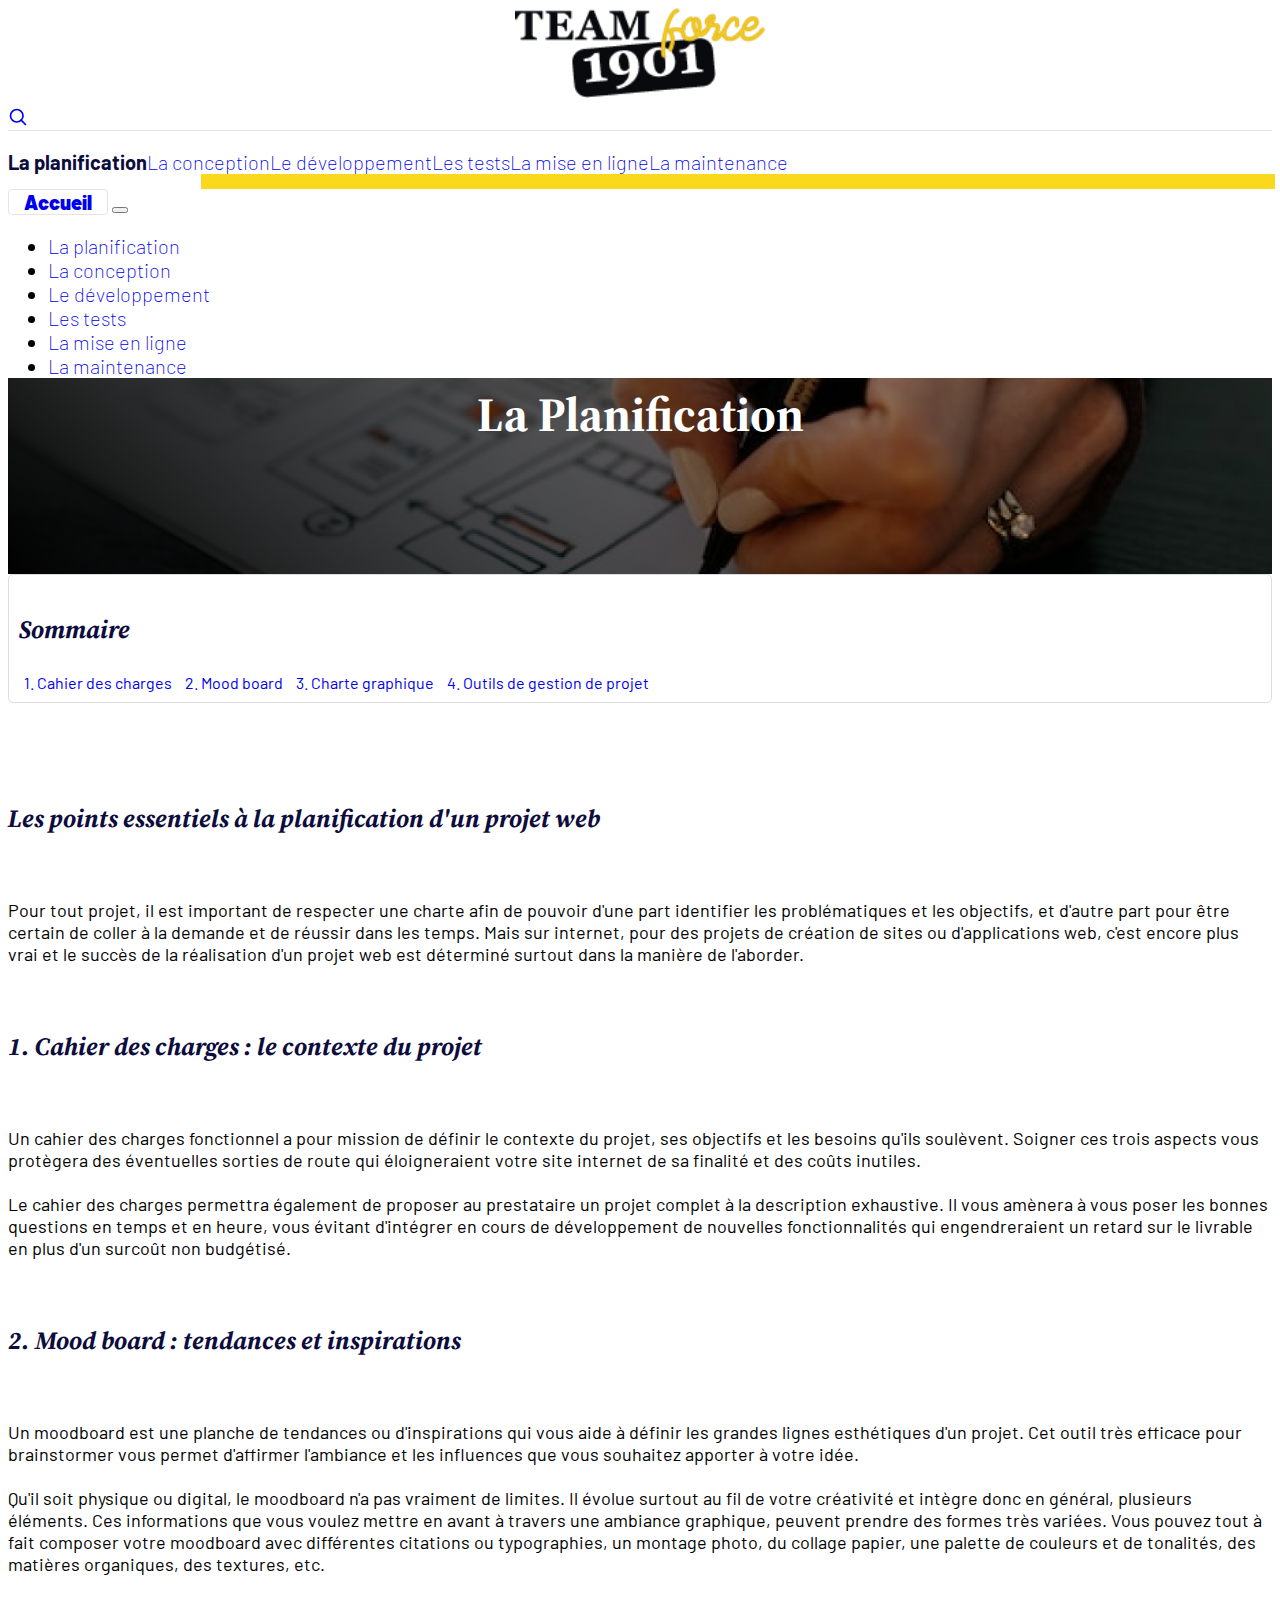
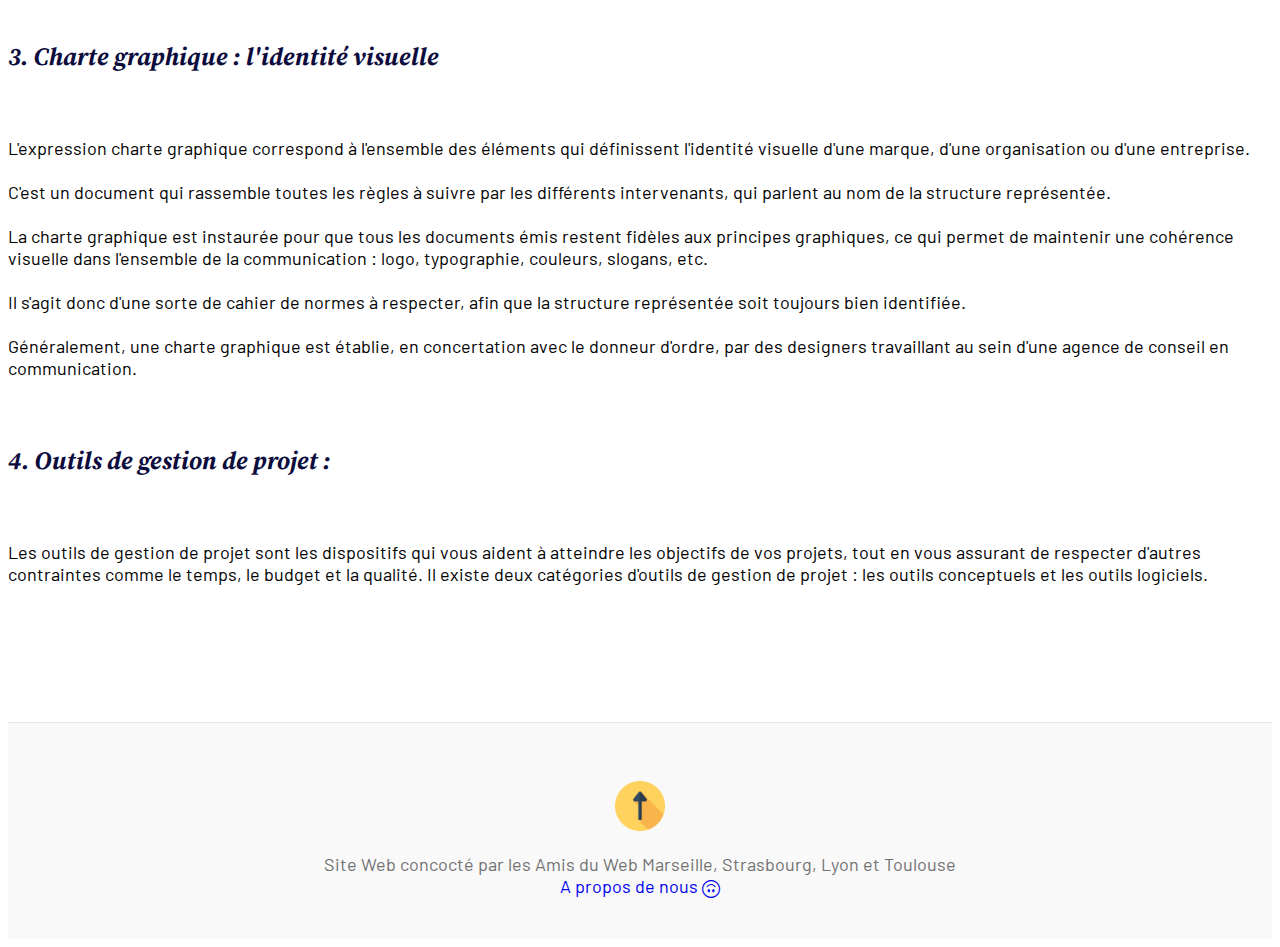
<file: planification.html>
<!DOCTYPE html>
<html lang="fr">

<head>
  <meta charset="utf-8" />
  <meta name="viewport" content="width=device-width, initial-scale=1" />
  <meta name="description" content="" />
  <meta name="author" content="Mark Otto, Jacob Thornton, and Bootstrap contributors" />
  <meta name="generator" content="Hugo 0.108.0" />
  <title>Team Force #1901</title>

  <link rel="canonical" href="https://getbootstrap.com/docs/5.3/examples/blog/" />
  <!-- <link href="../assets/dist/css/bootstrap.min.css" rel="stylesheet" /> -->
  <link href="https://cdn.jsdelivr.net/npm/bootstrap@5.3.0-alpha1/dist/css/bootstrap.min.css" rel="stylesheet"
    integrity="sha384-GLhlTQ8iRABdZLl6O3oVMWSktQOp6b7In1Zl3/Jr59b6EGGoI1aFkw7cmDA6j6gD" crossorigin="anonymous" />
  <link href="https://fonts.googleapis.com/css2?family=Barlow:wght@400;600;700&family=Source+Serif+4:wght@700&display=swap" rel="stylesheet">
  <link rel="stylesheet" href="https://cdn.jsdelivr.net/npm/bootstrap-icons@1.10.3/font/bootstrap-icons.css">
  
  <style>
    .bd-placeholder-img {
      font-size: 1.125rem;
      text-anchor: middle;
      -webkit-user-select: none;
      -moz-user-select: none;
      user-select: none;
    }

    @media (min-width: 768px) {
      .bd-placeholder-img-lg {
        font-size: 3.5rem;
      }
    }

    .b-example-divider {
      height: 3rem;
      background-color: rgba(0, 0, 0, 0.1);
      border: solid rgba(0, 0, 0, 0.15);
      border-width: 1px 0;
      box-shadow: inset 0 0.5em 1.5em rgba(0, 0, 0, 0.1),
        inset 0 0.125em 0.5em rgba(0, 0, 0, 0.15);
    }

    .b-example-vr {
      flex-shrink: 0;
      width: 1.5rem;
      height: 100vh;
    }

    .bi {
      vertical-align: -0.125em;
      fill: currentColor;
    }

    .nav-scroller {
      position: relative;
      z-index: 2;
      height: 2.75rem;
      overflow-y: hidden;
    }

    .nav-scroller .nav {
      display: flex;
      flex-wrap: nowrap;
      padding-bottom: 1rem;
      margin-top: -1px;
      overflow-x: auto;
      text-align: center;
      white-space: nowrap;
      -webkit-overflow-scrolling: touch;
    }
  </style>

  <!-- Custom styles for this template -->
  <link href="https://fonts.googleapis.com/css?family=Playfair&#43;Display:700,900&amp;display=swap" rel="stylesheet" />
  <!-- Custom styles for this template -->
  <link href="css/blog.css" rel="stylesheet" />
  <!-- Custom styles for this template -->
  <link rel="stylesheet" href="css/style.css">
  <link rel="shortcut icon" href="images/faviconteamforce1901wh.png" type="image/x-icon">
</head>

<body>
  <div class="container">
    <header class="blog-header lh-1 py-3">
      <div class="row flex-nowrap justify-content-between align-items-center">
        <div class="col-4 pt-1">
          <a class="link-secondary" href="#"></a>
        </div>
        <div class="col-4 text-center">
          <a class="blog-header-logo text-dark" href="index.html">
            <img src="images/teamforce1901wh.png" width="250" alt="logo de team force 1901">
          </a>
        </div>
        <div class="col-4 d-flex justify-content-end align-items-center">
          <a class="link-secondary" href="#" aria-label="Search">
            <svg xmlns="http://www.w3.org/2000/svg" width="20" height="20" fill="none" stroke="currentColor"
              stroke-linecap="round" stroke-linejoin="round" stroke-width="2" class="mx-3" role="img"
              viewBox="0 0 24 24">
              <title>Search</title>
              <circle cx="10.5" cy="10.5" r="7.5" />
              <path d="M21 21l-5.2-5.2" />
            </svg>
          </a>
          <a class="btn btn-sm" href="#"></a>
        </div>
      </div>
    </header>

    <div class="nav-scroller">
      <nav class="nav d-none justify-content-between d-md-flex ">
        <a class="p-2 link-secondary navbar selected">La planification<div class="yellow-line"></div></a>
        <a class="p-2 link-secondary navbar" href="conception.html">La conception</a>
        <a class="p-2 link-secondary navbar" href="developpement.html">Le développement</a>
        <a class="p-2 link-secondary navbar" href="test.html">Les tests</a>
        <a class="p-2 link-secondary navbar" href="miseenligne.html">La mise en ligne</a>
        <a class="p-2 link-secondary navbar" href="maintenance.html">La maintenance</a>

      
      </nav>

      
      <nav class="navbar navbar-expand-lg bg-body-tertiary navbar-light d-md-none navbar2">
        <div class="container-fluid">
          <a class="navbar-brand textacceuil" href="index.html">Accueil</a>
          <button class="navbar-toggler" type="button" data-bs-toggle="collapse" data-bs-target="#navbarNav" aria-controls="navbarNav" aria-expanded="false" aria-label="Toggle navigation">
            <span class="navbar-toggler-icon"></span>
          </button>
          <div class="collapse navbar-collapse" id="navbarNav">
            <ul class="navbar-nav">
              <li class="nav-item">
                <a class="nav-link" href="planification.html">La planification</a>
              </li>
              <li class="nav-item">
                <a class="nav-link" href="conception.html">La conception</a>
              </li>
              <li class="nav-item">
                <a class="nav-link" href="developpement.html">Le développement</a>
              </li>
              <li class="nav-item">
                <a class="nav-link" href="test.html">Les tests</a>
              </li>
              <li class="nav-item">
                <a class="nav-link" href="miseenligne.html">La mise en ligne</a>
              </li>
              <li class="nav-item">
                <a class="nav-link" href="maintenance.html">La maintenance</a>
              </li>

            </ul>
          </div>
        </div>
      </nav>
    </div>
  </div>

  <div class="container">
    <div class="p-4 p-md-5 mb-4 rounded banner1">
      <div class=" px-0">
        <span class="badge badge-primary text-step">Étape 1</span>
        <h1 class="display-4 text-center fst-italic">
          La Planification
        </h1>
        <p class="lead my-3">
        
        </p>
      </div>
    </div>
  </div>
  <main class="container">

    <div class="flexParent">
      <div class="flexEnfant flexEnfant1 col-md-3">
        <div id="custom-menu" class="p-4 sticky-top sommaire list-group">
          <h3>Sommaire</h3>
          <a class="bouton-sommaire list-group-item list-group-item-action" href="#cahier_des_charges"> 1. Cahier des charges</a>
          <a class="bouton-sommaire list-group-item list-group-item-action" href="#moodboard"> 2. Mood board</a>
          <a class="bouton-sommaire list-group-item list-group-item-action" href="#charte_graphique"> 3. Charte graphique</a>
          <a class="bouton-sommaire list-group-item list-group-item-action" href="#outils_de_gestion"> 4. Outils de gestion de projet</a>
        </div>
      </div>
      
      <div class="flexEnfant col-md-9">
        <div data-bs-spy="scroll" data-bs-target="#list-example" data-bs-smo oth-scroll="true" class="scrollspy-example p-4" tabindex="0">
          <h3> Les points essentiels à la planification d'un projet web </h3>
          <br>
          <p>Pour tout projet, il est important de respecter une charte afin de pouvoir d'une part identifier les
            problématiques et les objectifs, et d'autre part pour être certain de coller à la demande et de réussir dans
            les temps.
            Mais sur internet, pour des projets de création de sites ou d'applications web, c'est encore plus vrai et le
            succès de la réalisation d'un projet web est déterminé surtout dans la manière de l'aborder. </p>
          <br>
          <h3 id="cahier_des_charges"> 1. Cahier des charges : le contexte du projet </h3>
          <br>
          <p> Un cahier des charges fonctionnel a pour mission de définir le contexte du projet, ses objectifs et les
            besoins qu'ils soulèvent. Soigner ces trois aspects vous protègera des éventuelles sorties de route qui
            éloigneraient votre site internet de sa finalité et des coûts inutiles.
            <br>
            <br>
            Le cahier des charges permettra également de proposer au prestataire un projet complet à la description
            exhaustive. Il vous amènera à vous poser les bonnes questions en temps et en heure, vous évitant d'intégrer
            en cours de développement de nouvelles fonctionnalités qui engendreraient un retard sur le livrable en plus
            d'un surcoût non budgétisé.
          </p>
          <br>
          <h3 id="moodboard">2. Mood board : tendances et inspirations </h3>
          <br>
          <p> Un moodboard est une planche de tendances ou d'inspirations qui vous aide à définir les grandes lignes
            esthétiques d'un projet. Cet outil très efficace pour brainstormer vous permet d'affirmer l'ambiance et les
            influences que vous souhaitez apporter à votre idée.
            <br>
            <br>
            Qu'il soit physique ou digital, le moodboard n'a pas vraiment de limites. Il évolue surtout au fil de votre
            créativité et intègre donc en général, plusieurs éléments. Ces informations que vous voulez mettre en avant
            à travers une ambiance graphique, peuvent prendre des formes très variées. Vous pouvez tout à fait composer
            votre moodboard avec différentes citations ou typographies, un montage photo, du collage papier, une palette
            de couleurs et de tonalités, des matières organiques, des textures, etc.
          </p>
          <br>

          <h3 id="charte_graphique"> 3. Charte graphique : l'identité visuelle </h3>
          <br>
          <p> L'expression charte graphique correspond à l'ensemble des éléments qui définissent l'identité visuelle
            d'une marque, d'une organisation ou d'une entreprise.
            <br><br>
            C'est un document qui rassemble toutes les règles à suivre par les différents intervenants, qui parlent au
            nom de la structure représentée.
            <br><br>
            La charte graphique est instaurée pour que tous les documents émis restent fidèles aux principes graphiques,
            ce qui permet de maintenir une cohérence visuelle dans l'ensemble de la communication : logo, typographie,
            couleurs, slogans, etc.
            <br><br>
            Il s'agit donc d'une sorte de cahier de normes à respecter, afin que la structure représentée soit toujours
            bien identifiée.
            <br><br>
            Généralement, une charte graphique est établie, en concertation avec le donneur d'ordre, par des designers
            travaillant au sein d'une agence de conseil en communication.</p>
          <br>
         

          <h3 id="outils_de_gestion"> 4. Outils de gestion de projet : </h3>
          <br>
          <p> Les outils de gestion de projet sont les dispositifs qui vous aident à atteindre les objectifs de vos
            projets, tout en vous assurant de respecter d'autres contraintes comme le temps, le budget et la qualité. Il
            existe deux catégories d'outils de gestion de projet : les outils conceptuels et les outils logiciels.</p>
          <br>

        </div>
      </div>
    </div>

  </main>

  <footer class="blog-footer">
    <p>
      <a href="#"> <img src="images/fleche.png" width="50" alt="retour en haut" /></a>
    </p>
    <p>
      Site Web concocté par les Amis du Web Marseille, Strasbourg, Lyon et Toulouse
      <!-- <a href="https://getbootstrap.com/">Bootstrap</a> by -->
      <!-- <a href="https://twitter.com/mdo">@mdo</a>. -->
      <br>
      <a class="" href="a-propos.html"> A propos de nous <i class="bi bi-emoji-smile-upside-down"></i></a>
    </p>
  </footer>

  <script src="https://cdn.jsdelivr.net/npm/bootstrap@5.3.0-alpha1/dist/js/bootstrap.bundle.min.js"
    integrity="sha384-w76AqPfDkMBDXo30jS1Sgez6pr3x5MlQ1ZAGC+nuZB+EYdgRZgiwxhTBTkF7CXvN"
    crossorigin="anonymous"></script>
</body>

</html>
</file>
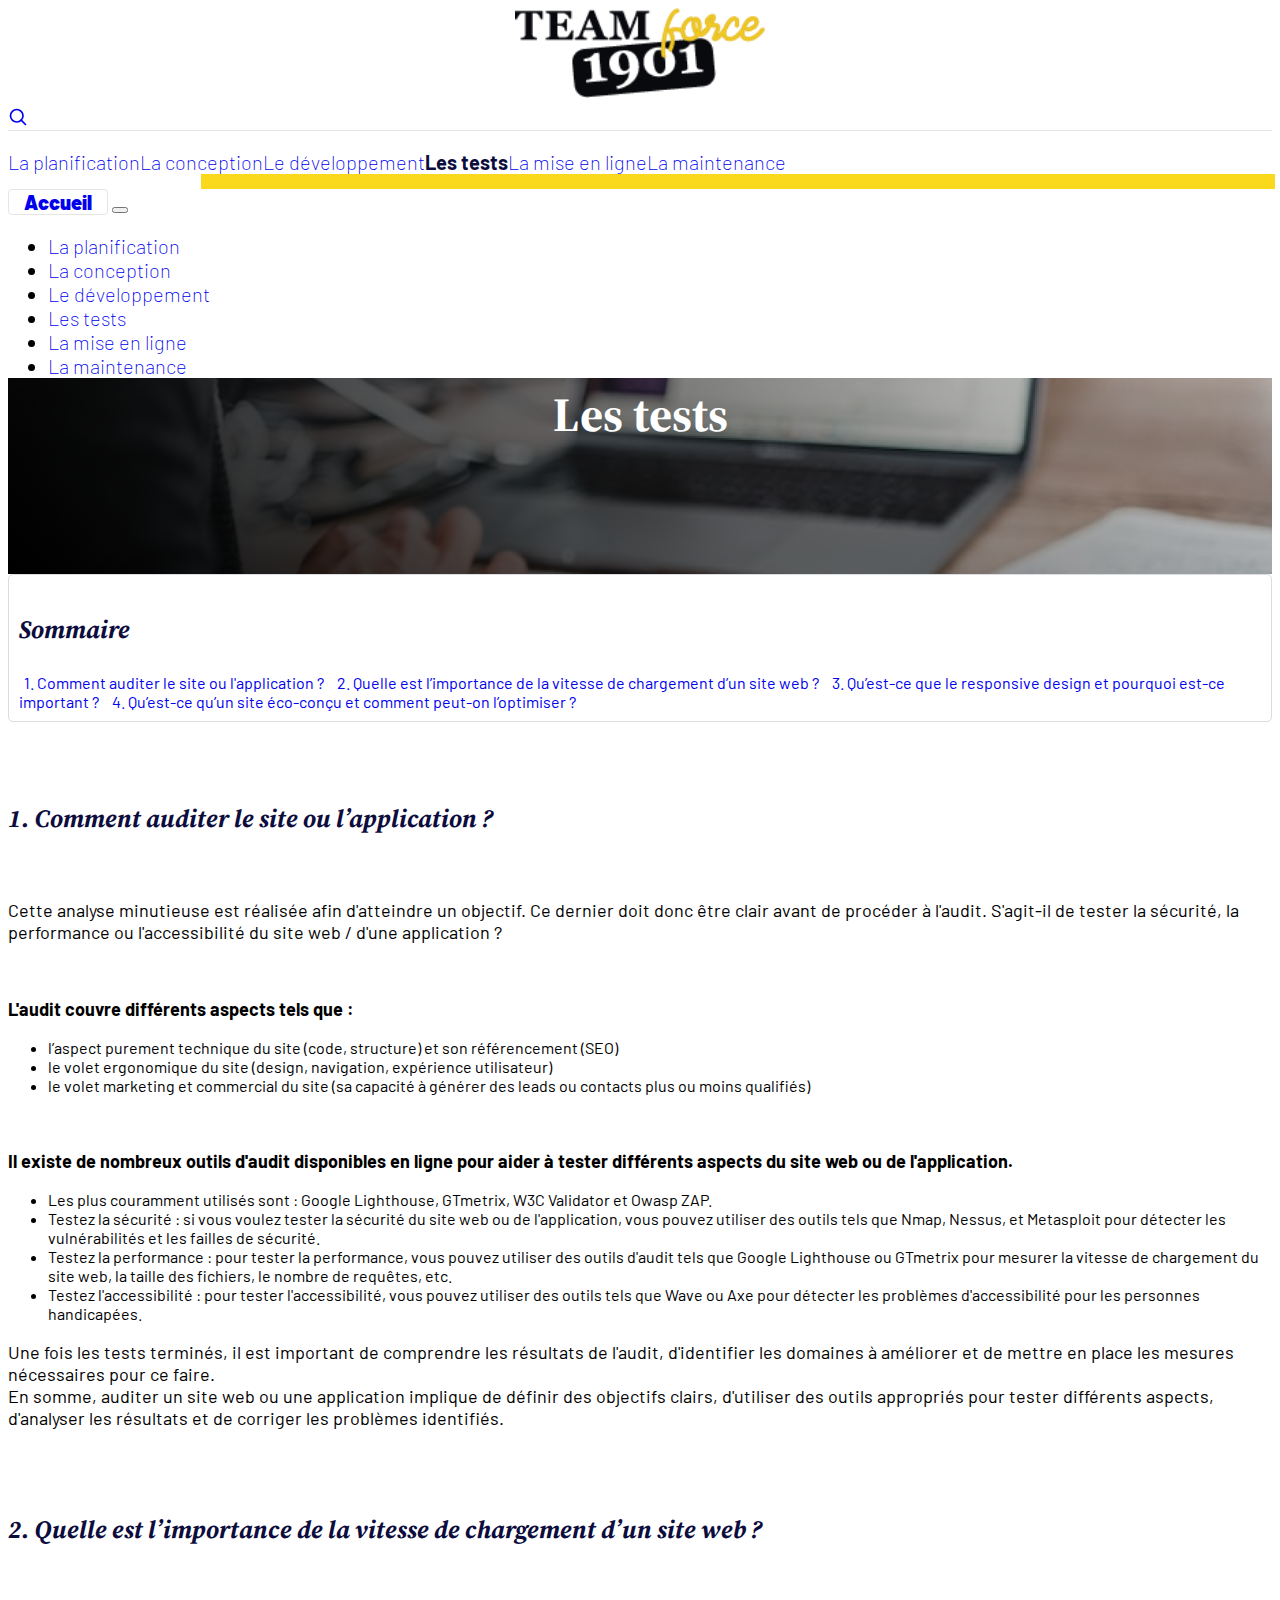
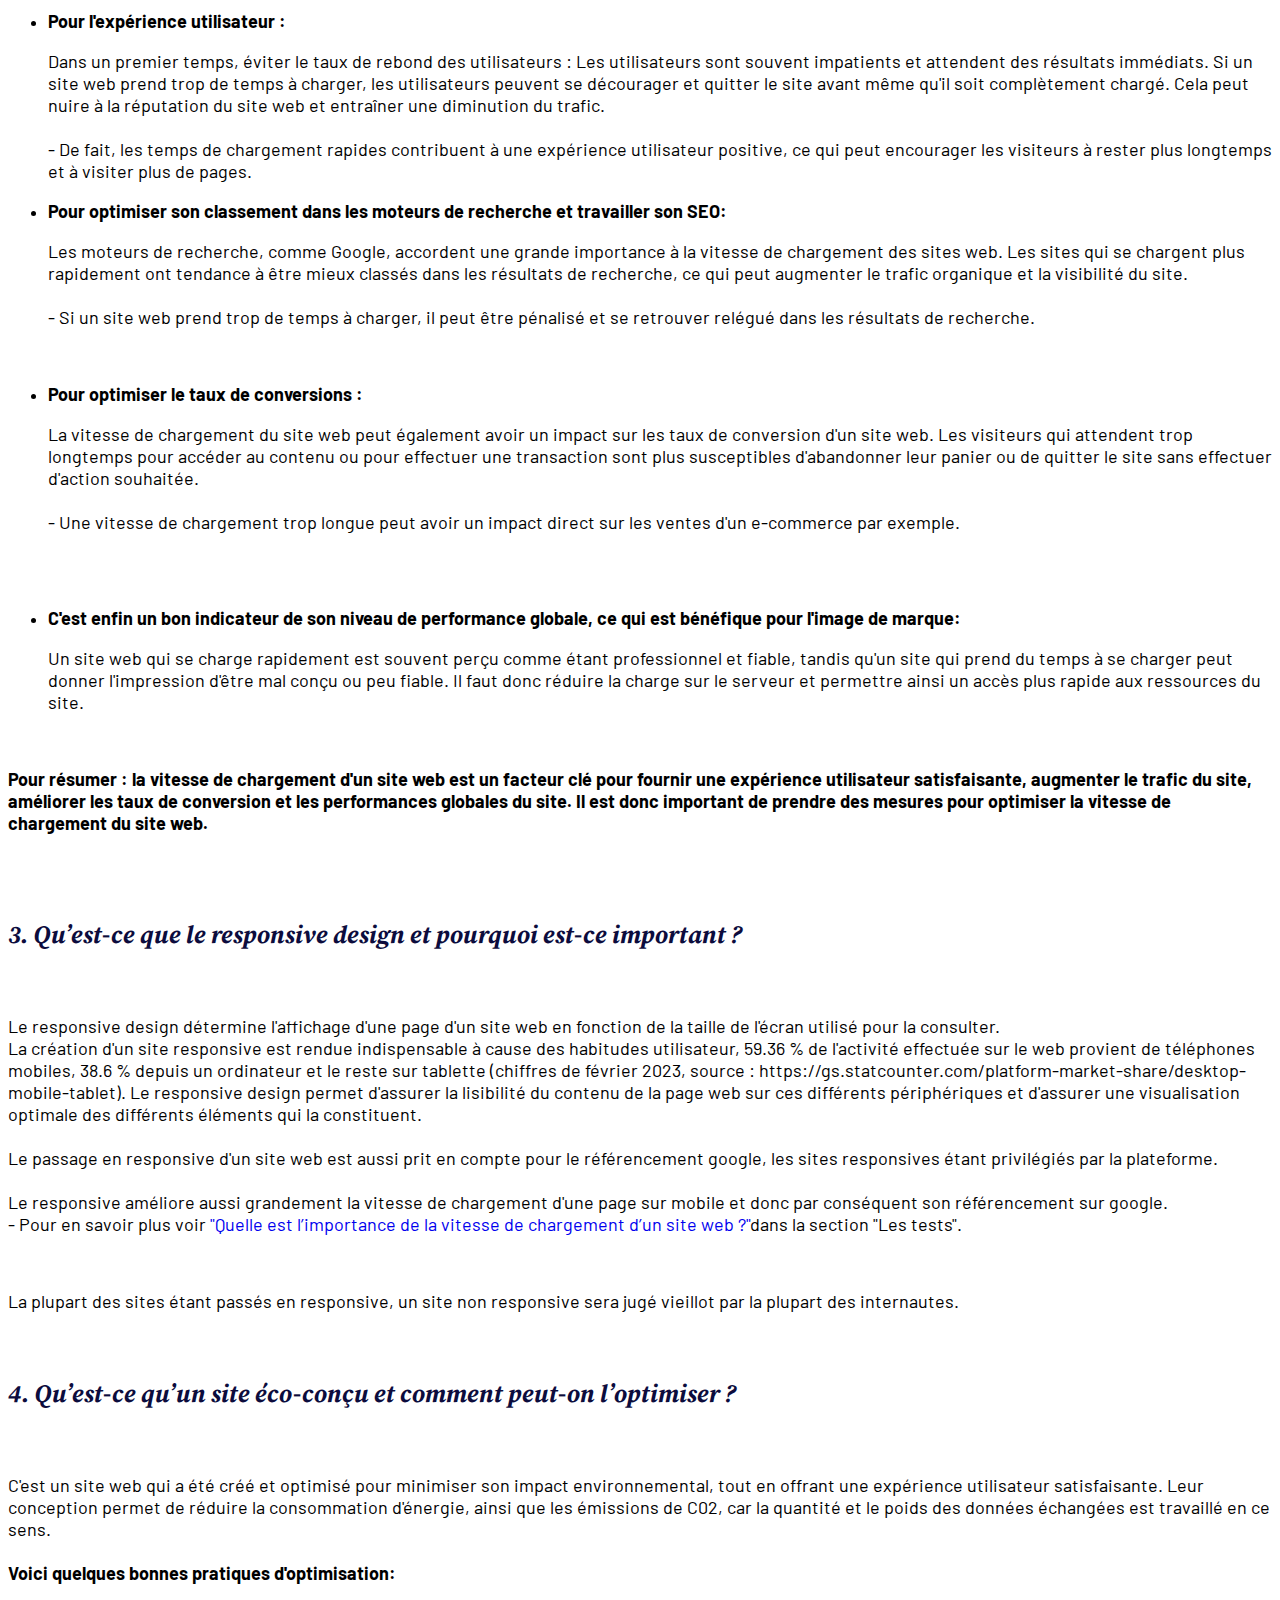
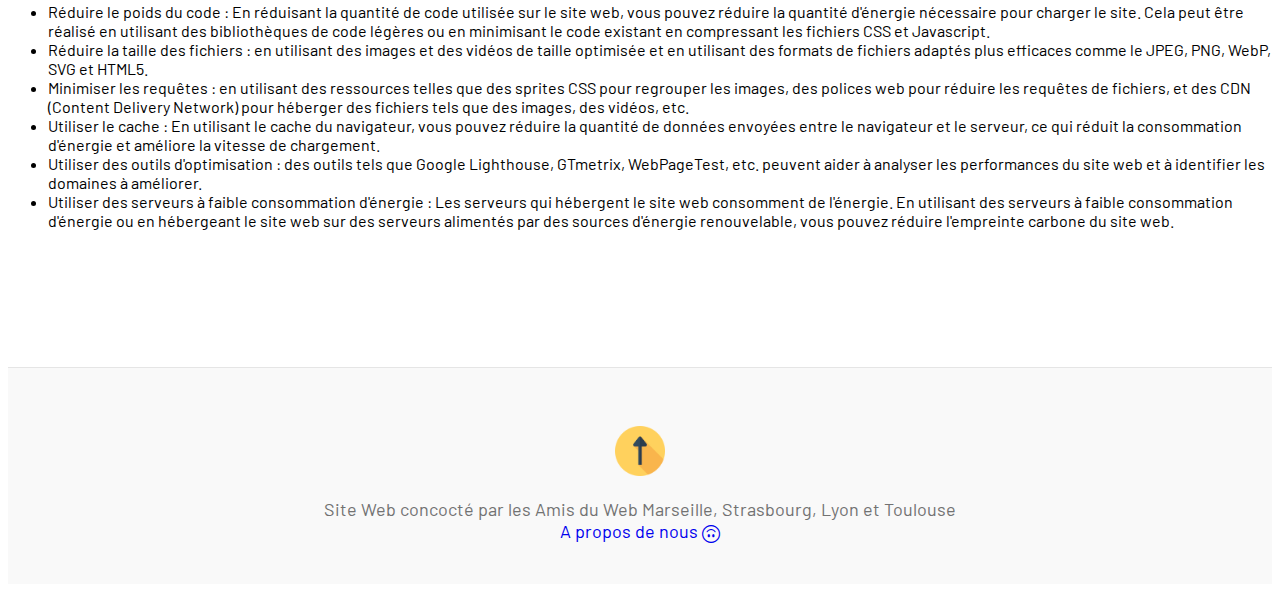
<file: test.html>
<!DOCTYPE html>
<html lang="en">
  <head>
    <meta charset="utf-8" />
    <meta name="viewport" content="width=device-width, initial-scale=1" />
    <meta name="description" content="" />
    <meta
      name="author"
      content="Mark Otto, Jacob Thornton, and Bootstrap contributors"
    />
    <meta name="generator" content="Hugo 0.108.0" />
    <title>Team Force #1901</title>

    <link
      rel="canonical"
      href="https://getbootstrap.com/docs/5.3/examples/blog/"
    />
    <!-- <link href="../assets/dist/css/bootstrap.min.css" rel="stylesheet" /> -->
    <link
      href="https://cdn.jsdelivr.net/npm/bootstrap@5.3.0-alpha1/dist/css/bootstrap.min.css"
      rel="stylesheet"
      integrity="sha384-GLhlTQ8iRABdZLl6O3oVMWSktQOp6b7In1Zl3/Jr59b6EGGoI1aFkw7cmDA6j6gD"
      crossorigin="anonymous"
    />
    <link href="https://fonts.googleapis.com/css2?family=Barlow:wght@400;600;700&family=Source+Serif+4:wght@700&display=swap" rel="stylesheet">
    <link rel="stylesheet" href="https://cdn.jsdelivr.net/npm/bootstrap-icons@1.10.3/font/bootstrap-icons.css">

    <style>
      .bd-placeholder-img {
        font-size: 1.125rem;
        text-anchor: middle;
        -webkit-user-select: none;
        -moz-user-select: none;
        user-select: none;
      }

      @media (min-width: 768px) {
        .bd-placeholder-img-lg {
          font-size: 3.5rem;
        }
      }

      .b-example-divider {
        height: 3rem;
        background-color: rgba(0, 0, 0, 0.1);
        border: solid rgba(0, 0, 0, 0.15);
        border-width: 1px 0;
        box-shadow: inset 0 0.5em 1.5em rgba(0, 0, 0, 0.1),
          inset 0 0.125em 0.5em rgba(0, 0, 0, 0.15);
      }

      .b-example-vr {
        flex-shrink: 0;
        width: 1.5rem;
        height: 100vh;
      }

      .bi {
        vertical-align: -0.125em;
        fill: currentColor;
      }

      .nav-scroller {
        position: relative;
        z-index: 2;
        height: 2.75rem;
        overflow-y: hidden;
      }

      .nav-scroller .nav {
        display: flex;
        flex-wrap: nowrap;
        padding-bottom: 1rem;
        margin-top: -1px;
        overflow-x: auto;
        text-align: center;
        white-space: nowrap;
        -webkit-overflow-scrolling: touch;
      }
    </style>

    <!-- Custom styles for this template -->
    <link
      href="https://fonts.googleapis.com/css?family=Playfair&#43;Display:700,900&amp;display=swap"
      rel="stylesheet"
    />
    <!-- Custom styles for this template -->
    <link href="css/blog.css" rel="stylesheet" />
    <!-- Custom styles for this template -->
    <link rel="stylesheet" href="css/style.css">
    <link rel="shortcut icon" href="images/faviconteamforce1901wh.png" type="image/x-icon">
  </head>
  
  <body>
    <div class="container">
      <header class="blog-header lh-1 py-3">
        <div class="row flex-nowrap justify-content-between align-items-center">
          <div class="col-4 pt-1">
            <a class="link-secondary" href="#"></a>
          </div>
          <div class="col-4 text-center">
            <a class="blog-header-logo text-dark" href="index.html">
              <img src="images/teamforce1901wh.png" width="250" alt="logo de team force 1901">
            </a>
          </div>
          <div class="col-4 d-flex justify-content-end align-items-center">
            <a class="link-secondary" href="#" aria-label="Search">
              <svg
                xmlns="http://www.w3.org/2000/svg"
                width="20"
                height="20"
                fill="none"
                stroke="currentColor"
                stroke-linecap="round"
                stroke-linejoin="round"
                stroke-width="2"
                class="mx-3"
                role="img"
                viewBox="0 0 24 24"
              >
                <title>Search</title>
                <circle cx="10.5" cy="10.5" r="7.5" />
                <path d="M21 21l-5.2-5.2" />
              </svg>
            </a>
            <a class="btn btn-sm" href="#"></a>
          </div>
        </div>
      </header>

      <div class="nav-scroller">
        <nav class="nav d-none justify-content-between d-md-flex ">
          <a class="p-2 link-secondary navbar " href="planification.html">La planification</a>
          <a class="p-2 link-secondary navbar" href="conception.html">La conception</a>
          <a class="p-2 link-secondary navbar" href="developpement.html">Le développement</a>
          <a class="p-2 link-secondary navbar selected">Les tests <div class="yellow-line"></div></a>
          <a class="p-2 link-secondary navbar" href="miseenligne.html">La mise en ligne</a>
          <a class="p-2 link-secondary navbar" href="maintenance.html">La maintenance</a>
  
        
        </nav>
  
        
        <nav class="navbar navbar-expand-lg bg-body-tertiary navbar-light d-md-none navbar2">
          <div class="container-fluid">
            <a class="navbar-brand textacceuil" href="index.html">Accueil</a>
            <button class="navbar-toggler" type="button" data-bs-toggle="collapse" data-bs-target="#navbarNav" aria-controls="navbarNav" aria-expanded="false" aria-label="Toggle navigation">
              <span class="navbar-toggler-icon"></span>
            </button>
            <div class="collapse navbar-collapse" id="navbarNav">
              <ul class="navbar-nav">
                <li class="nav-item">
                  <a class="nav-link" href="planification.html">La planification</a>
                </li>
                <li class="nav-item">
                  <a class="nav-link" href="conception.html">La conception</a>
                </li>
                <li class="nav-item">
                  <a class="nav-link" href="developpement.html">Le développement</a>
                </li>
                <li class="nav-item">
                  <a class="nav-link" href="test.html">Les tests</a>
                </li>
                <li class="nav-item">
                  <a class="nav-link" href="miseenligne.html">La mise en ligne</a>
                </li>
                <li class="nav-item">
                  <a class="nav-link" href="maintenance.html">La maintenance</a>
                </li>
  
              </ul>
            </div>
          </div>
        </nav>
      </div>
    </div>

    <div class="container">
        <div class="p-4 p-md-5 mb-4 rounded banner4">
            <div class="col-md-6 px-0">
             <span class="badge badge-primary text-step4">Étape 4</span>
              <h1 class="display-4 fst-italic">
                Les tests
              </h1>
              <p class="lead my-3">
                
              </p>
            </div>
          </div>
    </div>
    <main class="container">

     
      <div class="flexParent">
        <div class="flexEnfant flexEnfant1 col-md-3">
          <div id="custom-menu" class="p-4 sticky-top sommaire list-group">
            <h3>Sommaire</h3>
            <a class="bouton-sommaire list-group-item list-group-item-action" a href="#audit"> 1. Comment auditer le site ou l'application ?</a>
            <a class="bouton-sommaire list-group-item list-group-item-action" a href="#vitesses1"> 2. Quelle est l’importance de la vitesse de chargement d’un site web ?</a>
            <a class="bouton-sommaire list-group-item list-group-item-action" a href="#responsive"> 3. Qu’est-ce que le responsive design et pourquoi est-ce important ?</a>
            <a class="bouton-sommaire list-group-item list-group-item-action" a href="#ecoconception"> 4. Qu’est-ce qu’un site éco-conçu et comment peut-on l’optimiser ?</a>
                </div>
            </div>

            <div class="flexEnfant col-md-9">
              <div data-bs-spy="scroll" data-bs-target="#list-example" data-bs-smo oth-scroll="true" class="scrollspy-example p-4" tabindex="0">
               
              

                  <h3 id="audit"> 1. Comment auditer le site ou l’application ? </h3>
                  <br>
                    <p>Cette analyse minutieuse est réalisée afin d'atteindre un objectif. Ce dernier doit donc être clair avant de procéder à l'audit. S'agit-il de tester la sécurité, la performance ou l'accessibilité du site web / d'une application ?</p>
                  <br>
                    <p><strong>L'audit couvre différents aspects tels que :</p></strong>
                     <p> <ul>
                        <li>l’aspect purement technique du site (code, structure) et son référencement (SEO)
                        <li>le volet ergonomique du site (design, navigation, expérience utilisateur)
                        <li>le volet marketing et commercial du site (sa capacité à générer des leads ou contacts plus ou moins qualifiés)
                      </ul>
                    </p>
                  <br>

                  <p><strong>Il existe de nombreux outils d'audit disponibles en ligne pour aider à tester différents aspects du site web ou de l'application.</p></strong>
                      <ul>
                        <li>Les plus couramment utilisés sont : Google Lighthouse, GTmetrix, W3C Validator et Owasp ZAP.
                        <li>Testez la sécurité : si vous voulez tester la sécurité du site web ou de l'application, vous pouvez utiliser des outils tels que Nmap, Nessus, et Metasploit pour détecter les vulnérabilités et les failles de sécurité.
                        <li>Testez la performance : pour tester la performance, vous pouvez utiliser des outils d'audit tels que Google Lighthouse ou GTmetrix pour mesurer la vitesse de chargement du site web, la taille des fichiers, le nombre de requêtes, etc.
                        <li>Testez l'accessibilité : pour tester l'accessibilité, vous pouvez utiliser des outils tels que Wave ou Axe pour détecter les problèmes d'accessibilité pour les personnes handicapées.                       
                      </ul>
                    <p>
                     Une fois les tests terminés, il est important de comprendre les résultats de l'audit, d'identifier les domaines à améliorer et de mettre en place les mesures nécessaires pour ce faire.
                  <br>
                      En somme, auditer un site web ou une application implique de définir des objectifs clairs, d'utiliser des outils appropriés pour tester différents aspects, d'analyser les résultats et de corriger les problèmes identifiés.
                  </p>
                  <br><br>

                  <h3 id="vitesses1">2. Quelle est l’importance de la vitesse de chargement d’un site web ? </h3>
                  <br>
                    <ul><li> <p><strong>Pour l'expérience utilisateur : </p></strong>
                      <p>Dans un premier temps, éviter le taux de rebond des utilisateurs : 
                      Les utilisateurs sont souvent impatients et attendent des résultats immédiats. Si un site web prend trop de temps à charger, les utilisateurs peuvent se décourager et quitter le site avant même qu'il soit complètement chargé. Cela peut nuire à la réputation du site web et entraîner une diminution du trafic.
                      <br>
                      <br> - De fait, les temps de chargement rapides contribuent à une expérience utilisateur positive, ce qui peut encourager les visiteurs à rester plus longtemps et à visiter plus de pages.
                  <li><p><strong>Pour optimiser son classement dans les moteurs de recherche et travailler son SEO: </p></strong>
                    <p>Les moteurs de recherche, comme Google, accordent une grande importance à la vitesse de chargement des sites web. Les sites qui se chargent plus rapidement ont tendance à être mieux classés dans les résultats de recherche, ce qui peut augmenter le trafic organique et la visibilité du site.
                      <br>
                      <br> - Si un site web prend trop de temps à charger, il peut être pénalisé et se retrouver relégué dans les résultats de recherche.
                    </p>
                      <br>

                      <li><p><strong> Pour optimiser le taux de conversions : </p></strong>
                  
                   <p> La vitesse de chargement du site web peut également avoir un impact sur les taux de conversion d'un site web. Les visiteurs qui attendent trop longtemps pour accéder au contenu ou pour effectuer une transaction sont plus susceptibles d'abandonner leur panier ou de quitter le site sans effectuer d'action souhaitée. 
                    <br>
                    <br> - Une vitesse de chargement trop longue peut avoir un impact direct sur les ventes d'un e-commerce par exemple.
                      </p>
                      <br>
                      <br>
                      <li><p><strong> C'est enfin un bon indicateur de son niveau de performance globale, ce qui est bénéfique pour l'image de marque: </p></strong>
                        <p> Un site web qui se charge rapidement est souvent perçu comme étant professionnel et fiable, tandis qu'un site qui prend du temps à se charger peut donner l'impression d'être mal conçu ou peu fiable. Il faut donc réduire la charge sur le serveur et permettre ainsi un accès plus rapide aux ressources du site.</p>
                      </p>
                        <br></ul>
                  <p><strong>Pour résumer : la vitesse de chargement d'un site web est un facteur clé pour fournir une expérience utilisateur satisfaisante, augmenter le trafic du site, améliorer les taux de conversion et les performances globales du site. Il est donc important de prendre des mesures pour optimiser la vitesse de chargement du site web.</strong></p>
                  <br><br>

                  <h3 id="responsive"> 3. Qu’est-ce que le responsive design et pourquoi est-ce important ? </h3>
                  <br>
                  <p>Le responsive design détermine l'affichage d'une page d'un site web en fonction de la taille de l'écran utilisé pour la consulter.
                  <br>La création d'un site responsive est rendue indispensable à cause des habitudes utilisateur, 59.36 % de l'activité effectuée sur le web provient de téléphones mobiles, 38.6 % depuis un ordinateur et le reste sur tablette (chiffres de février 2023, source : https://gs.statcounter.com/platform-market-share/desktop-mobile-tablet).
                  Le responsive design permet d'assurer la lisibilité du contenu de la page web sur ces différents périphériques et d'assurer une visualisation optimale des différents éléments qui la constituent.
                  <br><br> 
                  Le passage en responsive d'un site web est aussi prit en compte pour le référencement google, les sites responsives étant privilégiés par la plateforme.
                  <br><br> 
                  Le responsive améliore aussi grandement la vitesse de chargement d'une page sur mobile et donc par conséquent son référencement sur google. 
                  <br> 
                  - Pour en savoir plus voir <a href="#vitesses">"Quelle est l’importance de la vitesse de chargement d’un site web ?"</a>dans la section "Les tests".
                  </p>
                   <br>
                  <p>La plupart des sites étant passés en responsive, un site non responsive sera jugé vieillot par la plupart des internautes.</p>
                  <br>


                    <h3 id="ecoconception"> 4. Qu’est-ce qu’un site éco-conçu et comment peut-on l’optimiser ? </h3>
                    <br>
                    <p> C'est un site web qui a été créé et optimisé pour minimiser son impact environnemental, tout en offrant une expérience utilisateur satisfaisante. Leur conception permet de réduire la consommation d'énergie, ainsi que les émissions de C02, car la quantité et le poids des données échangées est travaillé en ce sens. 
                     <br>
                     <br>
                     <strong> Voici quelques bonnes pratiques d'optimisation:</strong>
                     <br>
                      <ul>
                          <li>Réduire le poids du code : En réduisant la quantité de code utilisée sur le site web, vous pouvez réduire la quantité d'énergie nécessaire pour charger le site. Cela peut être réalisé en utilisant des bibliothèques de code légères ou en minimisant le code existant en compressant les fichiers CSS et Javascript.
                          <li>Réduire la taille des fichiers : en utilisant des images et des vidéos de taille optimisée et en utilisant des formats de fichiers adaptés plus efficaces comme le JPEG, PNG, WebP, SVG et HTML5.
                          <li>Minimiser les requêtes : en utilisant des ressources telles que des sprites CSS pour regrouper les images, des polices web pour réduire les requêtes de fichiers, et des CDN (Content Delivery Network) pour héberger des fichiers tels que des images, des vidéos, etc.
                           <li>Utiliser le cache : En utilisant le cache du navigateur, vous pouvez réduire la quantité de données envoyées entre le navigateur et le serveur, ce qui réduit la consommation d'énergie et améliore la vitesse de chargement.
                          <li>Utiliser des outils d'optimisation : des outils tels que Google Lighthouse, GTmetrix, WebPageTest, etc. peuvent aider à analyser les performances du site web et à identifier les domaines à améliorer.
                          <li>Utiliser des serveurs à faible consommation d'énergie : Les serveurs qui hébergent le site web consomment de l'énergie. En utilisant des serveurs à faible consommation d'énergie ou en hébergeant le site web sur des serveurs alimentés par des sources d'énergie renouvelable, vous pouvez réduire l'empreinte carbone du site web.
                      </ul></p>
                    <br>

                </div>
            </div>
        </div>

    </main>

    <footer class="blog-footer">
      <p>
        <a href="#"> <img src="images/fleche.png" width="50" alt="retour en haut" /></a>
      </p>
      <p>
        Site Web concocté par les Amis du Web Marseille, Strasbourg, Lyon et Toulouse
        <!-- <a href="https://getbootstrap.com/">Bootstrap</a> by -->
        <!-- <a href="https://twitter.com/mdo">@mdo</a>. -->
        <br>
        <a class="" href="a-propos.html"> A propos de nous <i class="bi bi-emoji-smile-upside-down"></i></a>
      </p>
    </footer>

    <script
      src="https://cdn.jsdelivr.net/npm/bootstrap@5.3.0-alpha1/dist/js/bootstrap.bundle.min.js"
      integrity="sha384-w76AqPfDkMBDXo30jS1Sgez6pr3x5MlQ1ZAGC+nuZB+EYdgRZgiwxhTBTkF7CXvN"
      crossorigin="anonymous"
    ></script>
  </body>
</html>
</file>
<file: css/blog.css>
/* stylelint-disable selector-list-comma-newline-after */

.blog-header {
  border-bottom: 1px solid #e5e5e5;
}

.blog-header-logo {
  font-family: "Playfair Display", Georgia, "Times New Roman", serif/*rtl:Amiri, Georgia, "Times New Roman", serif*/;
  font-size: 2.25rem;
}

.blog-header-logo:hover {
  text-decoration: none;
}

h1, h2, h3, h4, h5, h6 {
  font-family: Verdana, Geneva, Tahoma, sans-serif;
  /*font-family: "Playfair Display", Georgia, "Times New Roman", serif/*rtl:Amiri, Georgia, "Times New Roman", serif*/;
}

.display-4 {
  font-size: 2.5rem;
}
@media (min-width: 768px) {
  .display-4 {
    font-size: 3rem;
  }
}

.flex-auto {
  flex: 0 0 auto;
}

.h-250 { height: 250px; }
@media (min-width: 768px) {
  .h-md-250 { height: 250px; }
}

/* Pagination */
.blog-pagination {
  margin-bottom: 4rem;
}

/*
 * Blog posts
 */
.blog-post {
  margin-bottom: 4rem;
}
.blog-post-title {
  font-size: 2.5rem;
}
.blog-post-meta {
  margin-bottom: 1.25rem;
  color: #727272;
}

/*
 * Footer
 */
.blog-footer {
  margin-top: 100px;
  padding: 2.5rem 0;
  color: #727272;
  text-align: center;
  background-color: #f9f9f9;
  border-top: .05rem solid #e5e5e5;
}
.blog-footer p:last-child {
  margin-bottom: 0;
}
</file>
<file: css/style.css>
body {
    font-family: 'Barlow';
}

h1, h2, h3, h4, h5 {
    font-family: 'Source Serif 4' !important;
}


.bannerindex {
    background-image: linear-gradient(45deg, black,transparent), url('../images/background/hero.jpg');
    background-size: cover;
    color: white;
    height: 350px;
    display: flex;
    justify-content: center;
    align-items: center;
    text-align: center;
    margin-top: 30px;
}

.banner1 {
    background-image: linear-gradient(45deg, black,transparent), url('../images/background/etape1.png');
    background-size: cover;
    background-position: center;
    color: white;
    height: 350px;
    display: flex;
    justify-content: center;
    align-items: center;
    text-align: center;
    margin-top: 30px;
}

.banner2 {
    background-image: linear-gradient(45deg, black,transparent), url('../images/background/etape2.png');
    background-size: 100%;
    background-position: center;
    color: white;
    height: 350px;
    display: flex;
    justify-content: center;
    align-items: center;
    text-align: center;
    margin-top: 30px;
}

.banner3 {
    background-image: linear-gradient(45deg, black,transparent), url('../images/background/etape3.png');
    background-size: 100%;
    background-position: center;
    color: white;
    height: 350px;
    display: flex;
    justify-content: center;
    align-items: center;
    text-align: center;
    margin-top: 30px;
}

.banner4{
    background-image: linear-gradient(45deg, black,transparent), url('../images/background/etape4.png');
    background-size: 100%;
    background-position: center;
    color: white;
    height: 350px;
    display: flex;
    justify-content: center;
    align-items: center;
    text-align: center;
    margin-top: 30px;
}

.banner5 {
    background-image: linear-gradient(45deg, black,transparent), url('../images/background/etape5.png');
    background-size: 100%;
    background-position: center;
    color: white;
    height: 350px;
    display: flex;
    justify-content: center;
    align-items: center;
    text-align: center;
    margin-top: 30px;
}

.banner6 {
    background-image: linear-gradient(45deg, black,transparent), url('../images/background/etape6.png');
    background-size: 100%;
    background-position: center;
    color: white;
    height: 350px;
    display: flex;
    justify-content: center;
    align-items: center;
    text-align: center;
    margin-top: 30px;
}

p{ 
    font-weight: 400;
    font-size: large;
}

.navbar {
    font-family: 'Barlow';
    font-weight: 200;
    text-decoration: none;
    font-size: 20px;
}

.nav {
    overflow: visible !important;
}

.nav-scroller {
    margin-top: 20px;
    overflow: visible;
}

.selected {
    color: #0C0C3D !important;
    font-weight: bold;
    display: flex;
    justify-content: end;
}

.yellow-line {
    height: 15px;
    width: 85%;
    background-color: #FAD81B;
    position: absolute;
    bottom: 5px;
    right: -3px;
    z-index: -1;
}

.yl-title {
    height: 25px;
    width: 90%;
    background-color: #FAD81B;
    position: relative;
    bottom: 25px;
    left: 50px;
    z-index: -1;
}

/* .full-width-line {
    width: 100%;
    height: 2px;
    background-color: rgb(233, 233, 233);
} */

/* ANCHOR  Margaux start*/


.titre-carte {

font-family: 'Source Serif 4';
font-style: normal;
font-weight: 700;
font-size: 25px;
line-height: 49px;

color: #222222;


}

h2 {

font-family: 'Barlow';
font-style: normal;
font-weight: 700;
font-size: 40px;
line-height: 58px;
/* identical to box height */


/* Couleur principale */

color: #0C0C3D;

}


h3 {
    font-family: 'Barlow';
font-style: italic;
font-weight: 700;
font-size: 25px;
line-height: 38px;

/* Couleur principale */ 

color: #0C0C3D;
}

.flexParent{
    display: flex;
    flex-wrap: wrap;
}

.flexEnfant {
    /* background-color: blue; */
    min-height: 200px;
    flex-grow: 1;
}


.sommaire {
    border: 1px solid #DBDBE2;
    border-radius: 5px;
    margin: auto;
    padding: 10px;
    position: sticky; /* for all */
    position: -webkit-sticky; /* for Safari */
}

.bouton-sommaire{
    padding: 5px;
    margin-bottom: 10px;
    border: 0;
}


.list-group-item.active {

    border-radius: 5px;
    background-color: #DBDBE2;
    color: #0C0C3D;
    font-weight: 600;



}

#etape {

    background-color: #0C0C3D;
    color: #7F7FFF;
    padding:  6px 20px 6px 20px ;
    margin-left: 45%;
    border-radius: 10px;
    font-weight: 600;
    font-size: 24px;
    

}
/* ANCHOR  Margaux stop*/


/* ANCHOR Dylan start */

.badge-primary {
    font-size: 24px;
    padding: 10px 20px 10px 20px !important;
    margin-bottom: 10px;
}

.col-md-6 {
width: 100% !important;
}

.text-center {
    display: flex;
    justify-content: center;
}

.continuer {
    font-weight: 600;
    text-decoration: none;
    color: #0C0C3D;
}

.card-text {
    height: 100%;
}

.col-md-8 {
    height: 250px !important;
}

.text-step {
    width: fit-content;
    padding: 5px 10px 5px 10px;
    border-radius: 5px;
    color: rgb(121, 243, 243);
    background-color: rgb(25, 136, 129);
}

.text-step2 {
    width: fit-content;
    padding: 5px 10px 5px 10px;
    border-radius: 5px;
    color: rgb(76, 219, 76);
    background-color: rgb(27, 137, 27);
}

.text-step3 {
    width: fit-content;
    padding: 5px 10px 5px 10px;
    border-radius: 5px;
    color: #7F7FFF;
    background-color: #0C0C3D;
}

.text-step4 {
    width: fit-content;
    padding: 5px 10px 5px 10px;
    border-radius: 5px;
    color: rgb(245, 166, 146);
    background-color: rgb(137, 49, 27);
}

.text-step5 {
    width: fit-content;
    padding: 5px 10px 5px 10px;
    border-radius: 5px;
    color: rgb(218, 132, 228);
    background-color: rgb(105, 17, 114);
}

.text-step6 {
    width: fit-content;
    padding: 5px 10px 5px 10px;
    border-radius: 5px;
    color: rgb(250, 224, 108);
    background-color: rgb(172, 143, 14);
}

.block-about {
    display: flex;
    flex-direction: row;
    border: rgb(233, 233, 233) solid 2px;
    border-radius: 5px;
    width: 100%;
    height: 350px;
}

.a-content {
    display: flex;
    flex-direction: column;
    width: 100%;
    height: auto;
    margin: 25px 25px 25px 25px;
}

.a-img {
    width: 50%;
    height: 100%;
}

.center {
    justify-content: center;
    align-items: center;
}

.a-btn {
    display: flex;
    gap: 10px;
    width: fit-content;
    padding: 10px 20px 10px 20px;
    background-color: #eeeeee;
    color: #0C0C3D;
    justify-content: center;
    text-decoration: none;
    border-radius: 5px;
    font-size: 20px;
    font-weight: bold;
}

.a-btns {
    display: flex;
    gap: 15px;
}

.a-row {
    display: flex;
    gap: 25px;
}

.a-columns {
    display: flex;
    flex-direction: column;
    gap: 25px;
}


/* ANCHOR Dylan end  */


/*  carrousel dylan  */

.carousel {
	margin: 30px auto 60px;
	padding: 0 0px;
}
.carousel .carousel-item {
	text-align: center;
	overflow: hidden;
}
.carousel .carousel-item h4 {
	font-family: 'Source Serif 4';
}
.carousel .carousel-item img {
	max-width: 100%;
	display: inline-block;
    height: 150px;
}

.badge-primary-m {
    position: absolute;
    display: flex;
    width: 40%;
    padding: 10px 30px 10px 20px;
    justify-content: center;
    align-items: center;
    border-radius: 0 0 40px 0;
    background-color: #FAD81B;
    color: #0C0C3D;
    font-weight: 900;
    font-size: 16px;
}

.img-fluid {
	height: 100%;
    width: 100%;
    object-fit: cover;
}

.carousel .carousel-item .btn {
	border-radius: 0;
	font-size: 12px;
	font-weight: bold;
    text-transform: uppercase;
	border: none;
	margin-top: 5px;
    background: none;
    color: #0C0C3D;
    padding: 0;
}
.carousel .carousel-item .btn i {
	font-size: 14px;
	font-weight: bold;
	margin-left: 5px;
}
.carousel .thumb-wrapper {
	margin: 5px;
	text-align: left;
	background: #ffffff;
    position: relative;
    border-radius: 10px;
    border: 1px solid rgba(0, 0, 0, 0.15);
    overflow: hidden;
}
.carousel .thumb-content {
    position: relative;
	font-size: 13px;
    bottom: 0;
    left: 0;
    right: 0;
    padding: 20px;
    margin-top: -35px;
    color: #222222;
    z-index: 2;
}
.carousel .thumb-content p {
    min-height: 60px;
    display: -webkit-box;
    -webkit-line-clamp: 3;
    -webkit-box-orient: vertical;
    overflow: hidden;
    text-overflow: ellipsis;
}
.carousel-control-prev, .carousel-control-next {
	height: 50px;
	width: 50px;
	background: none;	
	margin: auto 0;
	border-radius: 50%;
}
.carousel-control-prev i, .carousel-control-next i {
	font-size: 36px;
	position: absolute;
	top: 50%;
	display: inline-block;
	margin: -19px 0 0 0;
	z-index: 5;
	left: 0;
	right: 0;
	color: #0C0C3D;
	text-shadow: none;
	font-weight: bold;
}
.carousel-control-prev i {
	margin-left: -3px;
}
.carousel-control-next i {
	margin-right: -3px;
}
.carousel-indicators {
    display: flex;
}
.carousel-indicators li, .carousel-indicators li.active {
	width: 25px;
	height: 4px;
	border-radius: 50px;
	margin: 4px;
	border: none;
}
.carousel-indicators li {	
	background: #ababab;
}
.carousel-indicators li.active {	
	background: #0C0C3D;
}

.carousel-indicators {
    bottom: -50px;
    margin: 0;
}


@media (max-width: 767px) {
    .carousel-inner .carousel-item .thumb-wrapper {
        margin: 5px;
    }
}

.gradient {
    position: absolute;
    left: 0;
    right: 0;
    top: 51px;
    height: 100px;
    background: linear-gradient(to bottom,rgba(0, 0, 0, 0), rgba(255, 255, 255, 1));
    z-index: 1;
}

/*  carrousel dylan  */

.navbar2 {
    background:#ffffff !important;

}

.textacceuil {
    font-weight: 900;
    border: 1px solid rgba(0,0,0,.1) ;
    border-radius: .25rem;
    padding-left: 15px;
    padding-right: 15px;
}

a {
    text-decoration: none;
}
</file>
